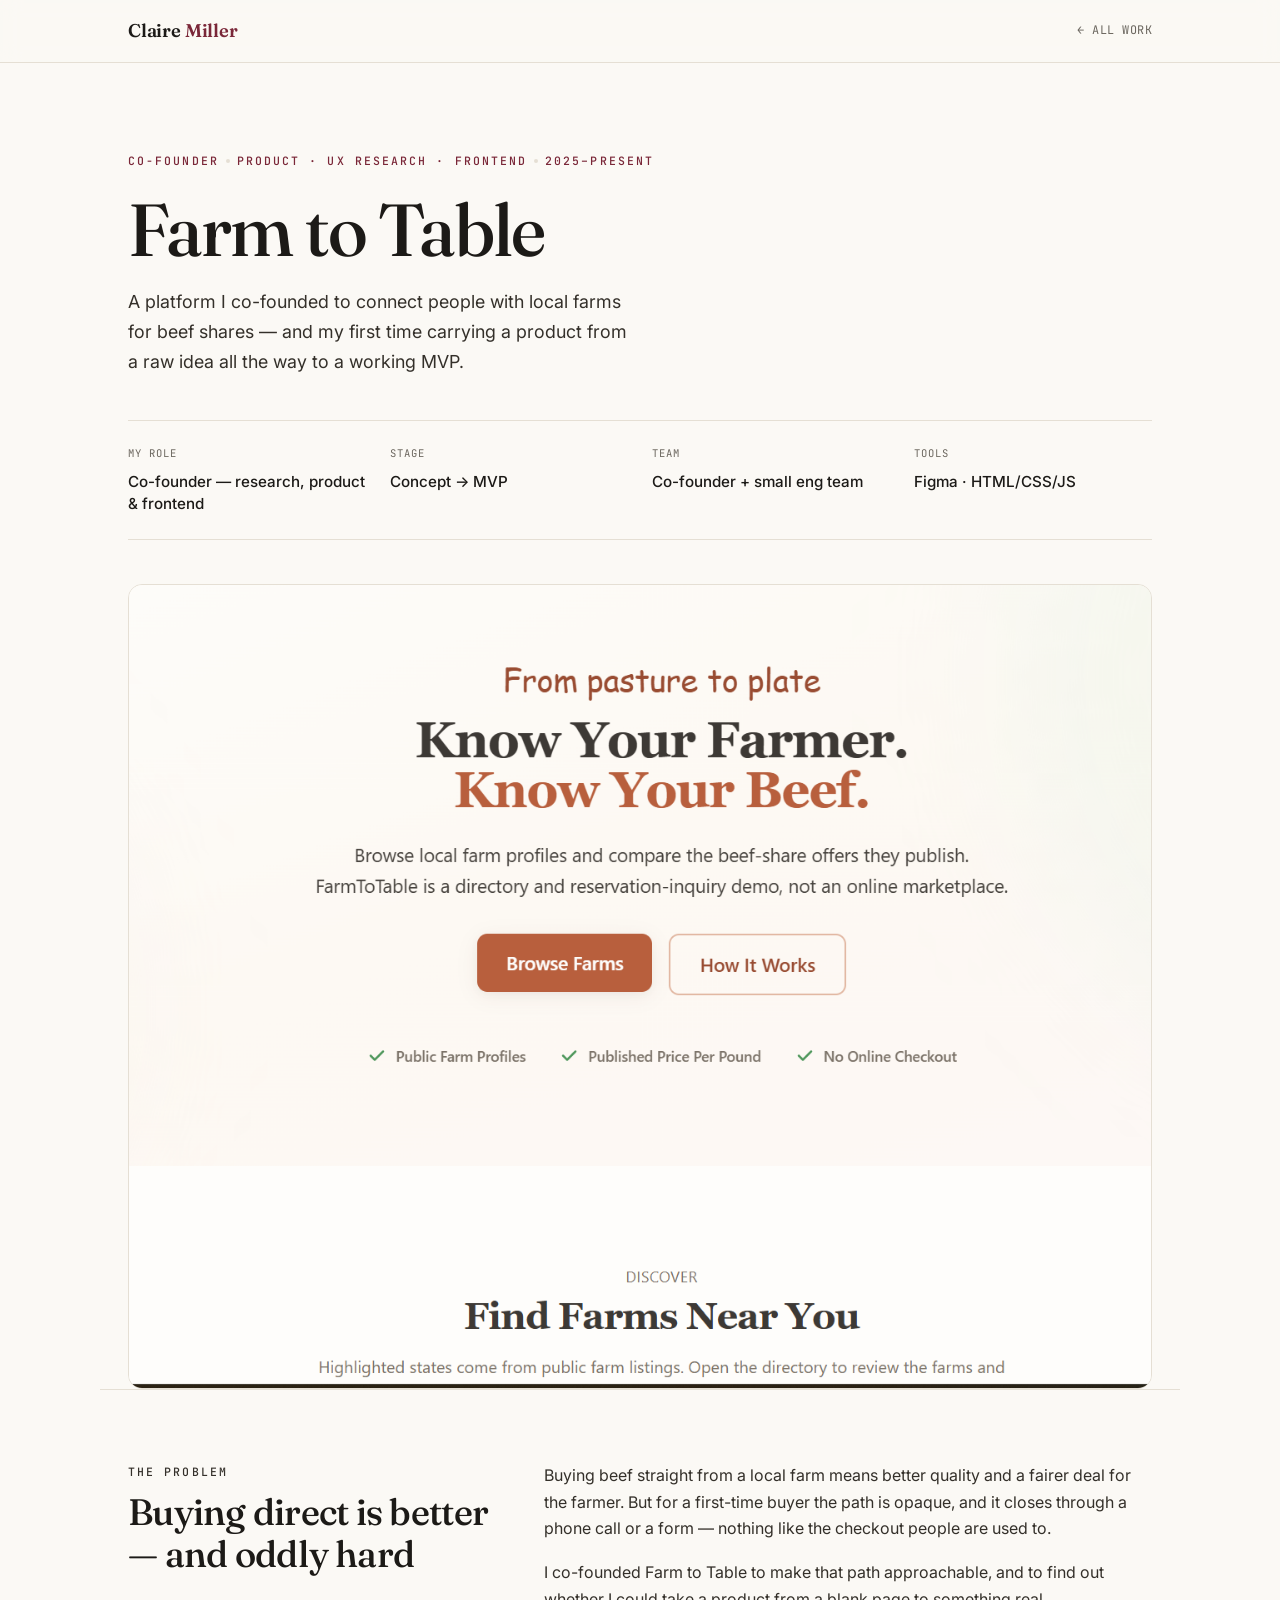
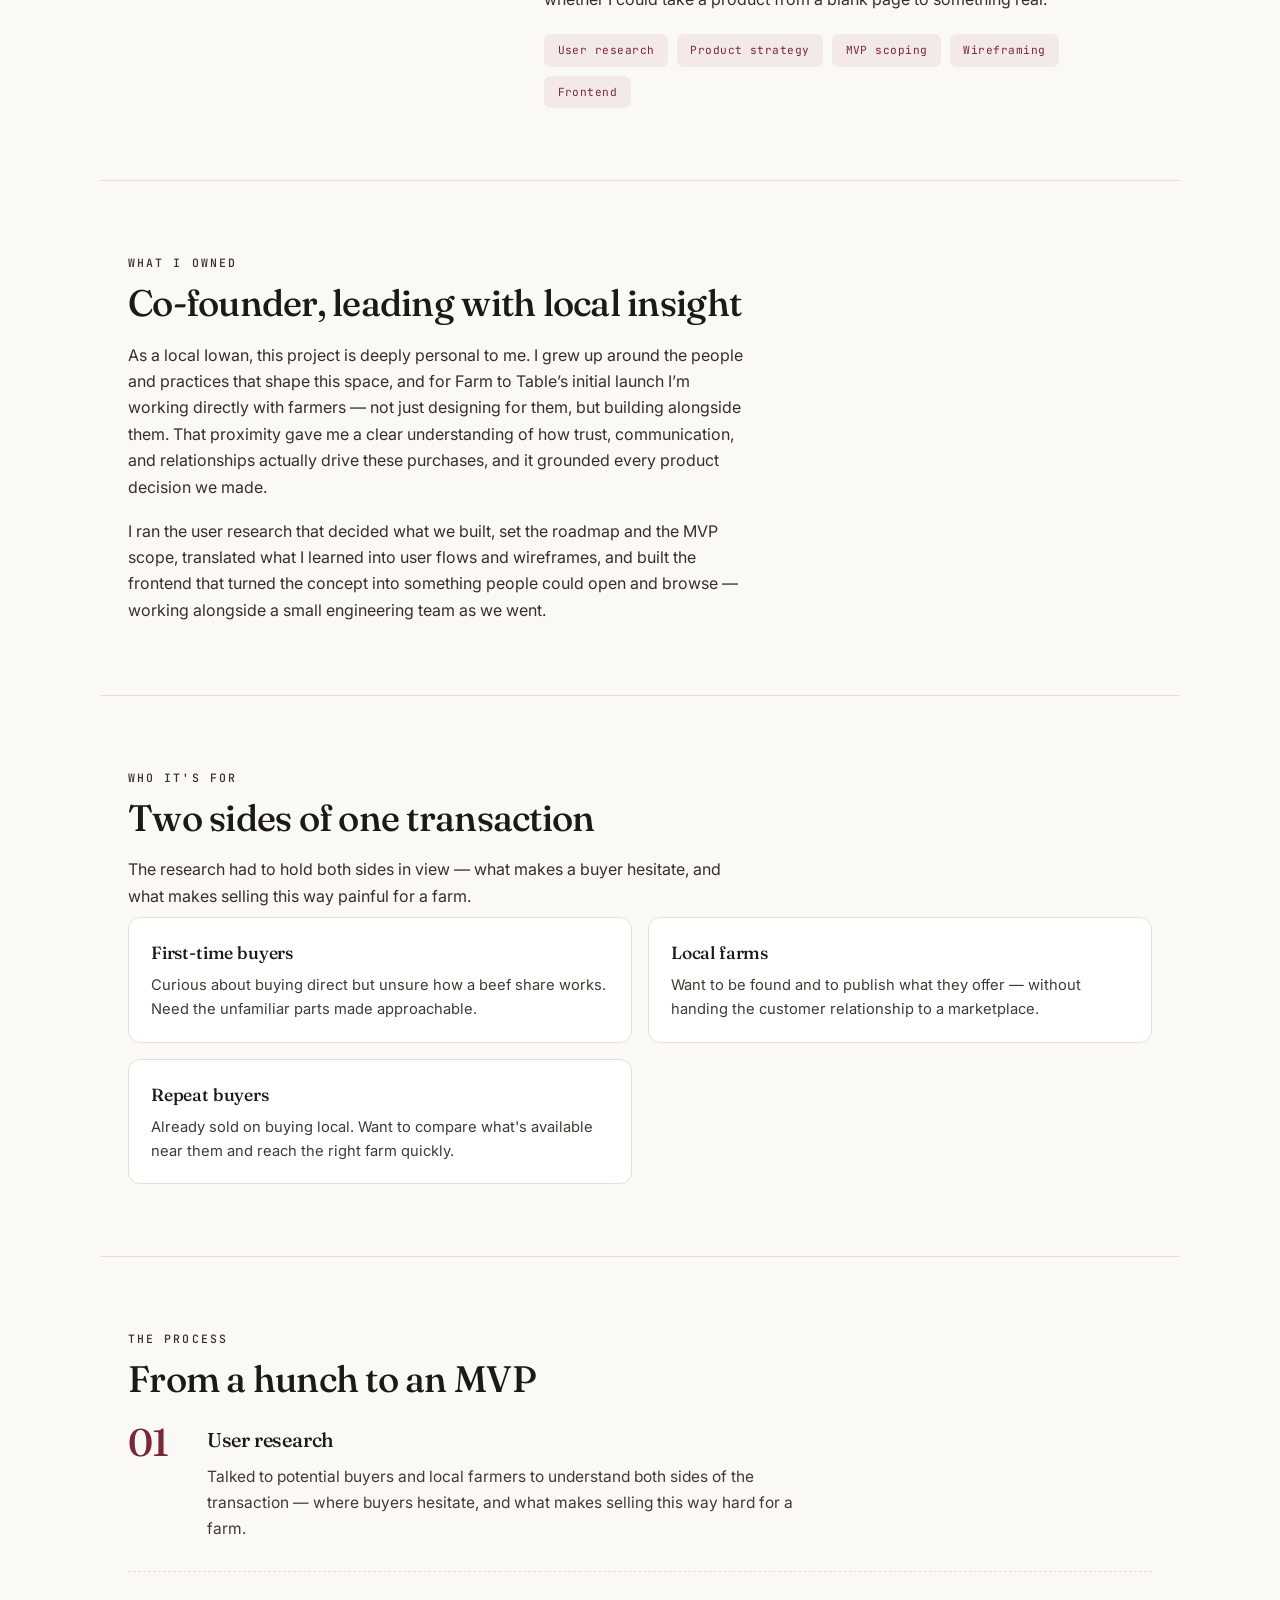
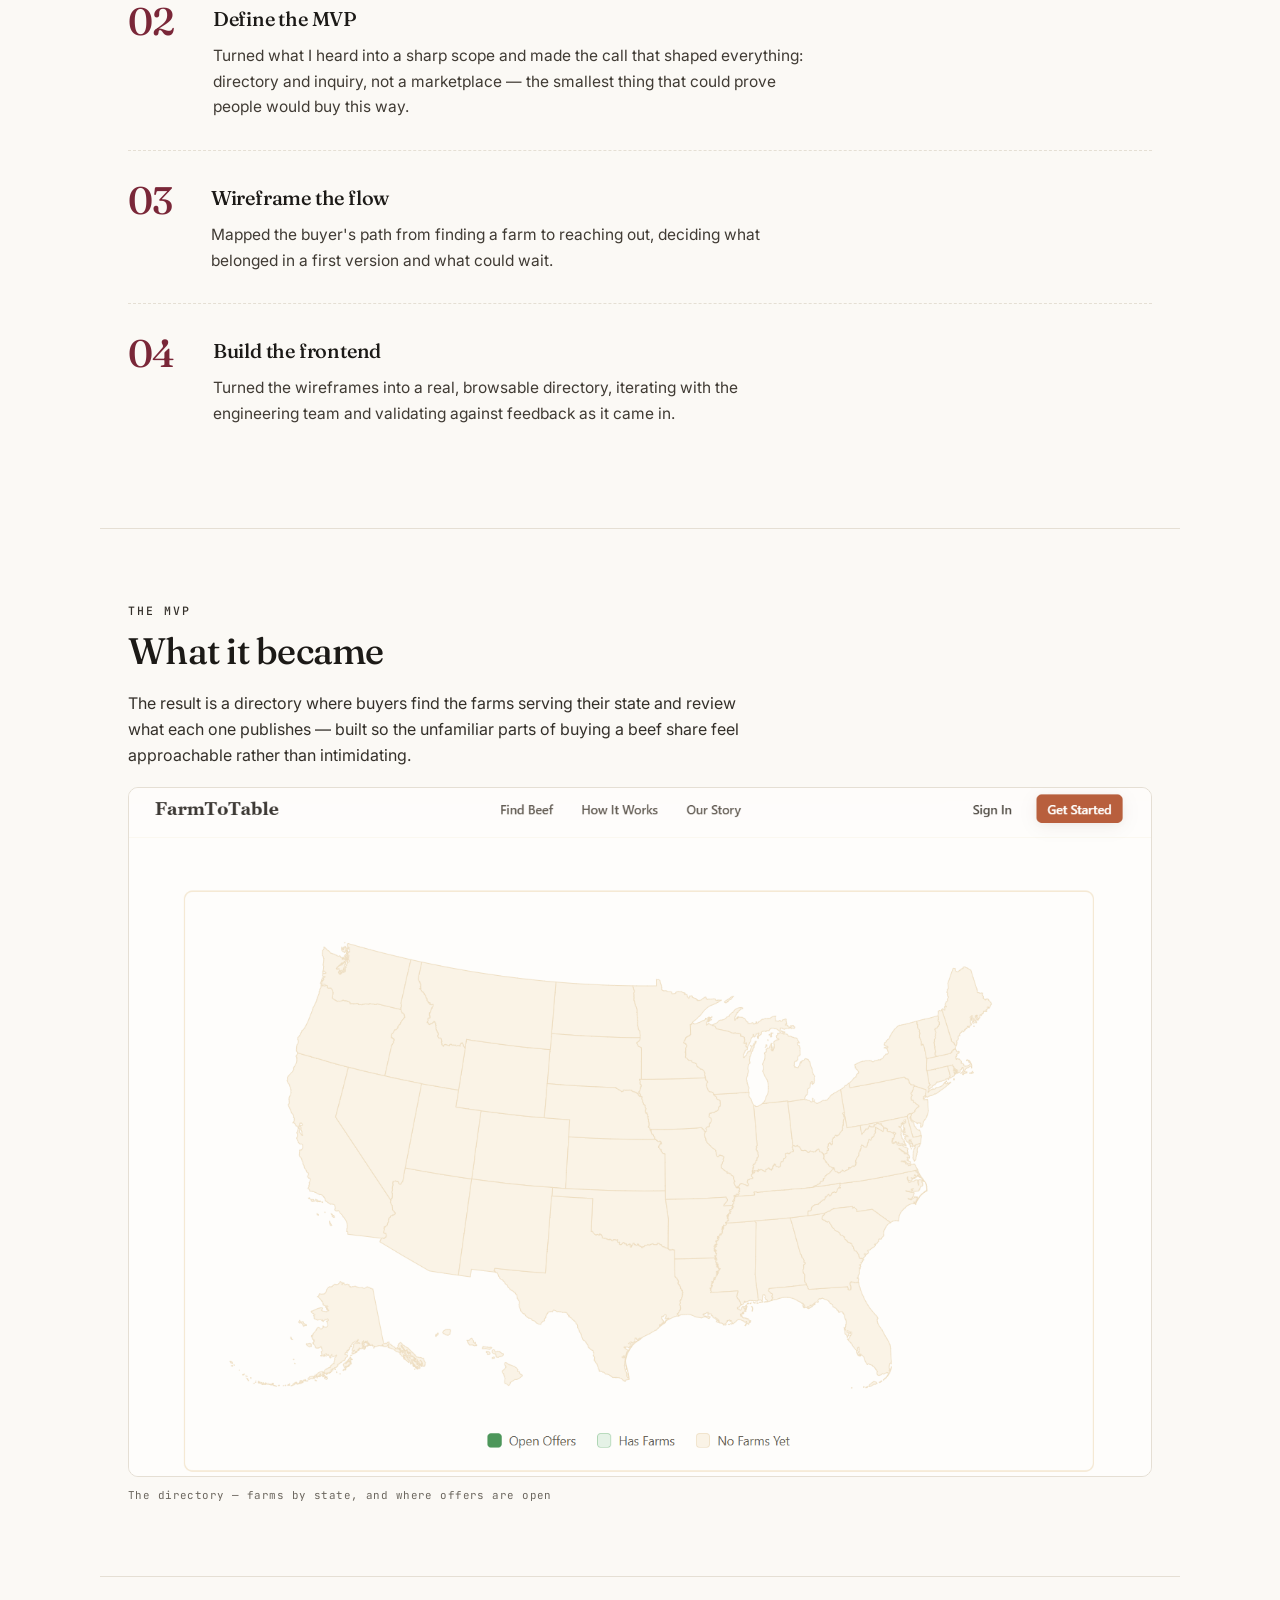
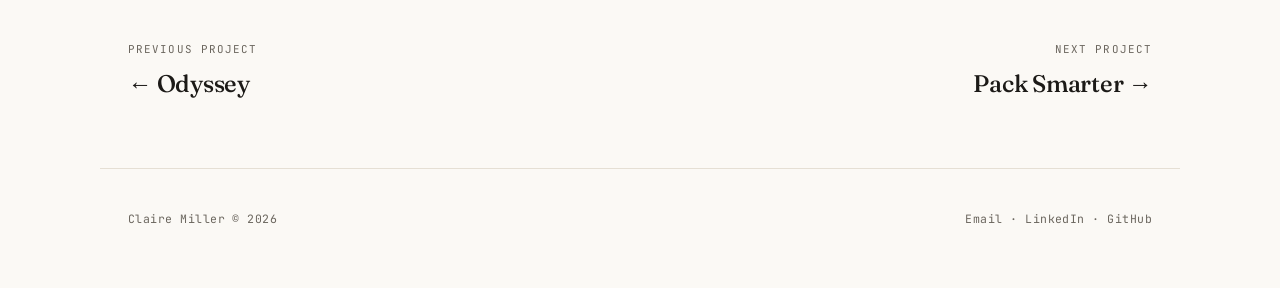
<file: projects/farm-to-table.html>
<!DOCTYPE html>
<html lang="en">
<head>
<meta charset="UTF-8">
<meta name="viewport" content="width=device-width, initial-scale=1.0">
<title>Farm to Table — Case Study · Claire Miller</title>
<meta name="description" content="Farm to Table — a platform Claire Miller co-founded, taking a beef-share directory from a raw idea to a working MVP. Her role: research, product, and frontend.">
<link rel="preconnect" href="https://fonts.googleapis.com">
<link rel="preconnect" href="https://fonts.gstatic.com" crossorigin>
<link href="https://fonts.googleapis.com/css2?family=Fraunces:opsz,wght@9..144,400;9..144,500;9..144,600&family=Inter:wght@400;500;600&family=JetBrains+Mono:wght@400;500&display=swap" rel="stylesheet">
<link rel="stylesheet" href="case-study.css">
</head>
<body>

<header class="cs-head">
  <div class="inner">
    <a class="wordmark" href="../index.html">Claire <span>Miller</span></a>
    <a class="back" href="../index.html#work">&larr; All work</a>
  </div>
</header>

<section class="cs-hero">
  <div class="eyebrow">
    <span>Co-Founder</span><span class="sep"></span>
    <span>Product · UX Research · Frontend</span><span class="sep"></span>
    <span>2025–present</span>
  </div>
  <h1>Farm to Table</h1>
  <p class="lead">A platform I co-founded to connect people with local farms for beef shares — and my first time carrying a product from a raw idea all the way to a working MVP.</p>

  <dl class="meta">
    <div><dt>My role</dt><dd>Co-founder — research, product &amp; frontend</dd></div>
    <div><dt>Stage</dt><dd>Concept → MVP</dd></div>
    <div><dt>Team</dt><dd>Co-founder + small eng team</dd></div>
    <div><dt>Tools</dt><dd>Figma · HTML/CSS/JS</dd></div>
  </dl>
</section>

<div class="cover reveal">
  <img src="../images/farm-to-table-hero.png" alt="Farm to Table landing — Know Your Farmer. Know Your Beef.">
</div>

<section class="block split reveal">
  <div><p class="eyebrow">The problem</p><h2>Buying direct is better — and oddly hard</h2></div>
  <div>
    <p>Buying beef straight from a local farm means better quality and a fairer deal for the farmer. But for a first-time buyer the path is opaque, and it closes through a phone call or a form — nothing like the checkout people are used to.</p>
    <p>I co-founded Farm to Table to make that path approachable, and to find out whether I could take a product from a blank page to something real.</p>
    <div class="roles">
      <span>User research</span><span>Product strategy</span><span>MVP scoping</span>
      <span>Wireframing</span><span>Frontend</span>
    </div>
  </div>
</section>

<section class="block reveal">
  <p class="eyebrow">What I owned</p>
  <h2>Co-founder, leading with local insight</h2>
  <p>As a local Iowan, this project is deeply personal to me. I grew up around the people and practices that shape this space, and for Farm to Table’s initial launch I’m working directly with farmers — not just designing for them, but building alongside them. That proximity gave me a clear understanding of how trust, communication, and relationships actually drive these purchases, and it grounded every product decision we made.</p>
  <p>I ran the user research that decided what we built, set the roadmap and the MVP scope, translated what I learned into user flows and wireframes, and built the frontend that turned the concept into something people could open and browse — working alongside a small engineering team as we went.</p>
</section>

<section class="block reveal">
  <p class="eyebrow">Who it's for</p>
  <h2>Two sides of one transaction</h2>
  <p>The research had to hold both sides in view — what makes a buyer hesitate, and what makes selling this way painful for a farm.</p>
  <div class="roles-grid">
    <div class="role-card"><h4>First-time buyers</h4><p>Curious about buying direct but unsure how a beef share works. Need the unfamiliar parts made approachable.</p></div>
    <div class="role-card"><h4>Local farms</h4><p>Want to be found and to publish what they offer — without handing the customer relationship to a marketplace.</p></div>
    <div class="role-card"><h4>Repeat buyers</h4><p>Already sold on buying local. Want to compare what's available near them and reach the right farm quickly.</p></div>
  </div>
</section>

<section class="block reveal">
  <p class="eyebrow">The process</p>
  <h2>From a hunch to an MVP</h2>

  <div class="step"><div class="n">01</div><div>
    <h3>User research</h3>
    <p>Talked to potential buyers and local farmers to understand both sides of the transaction — where buyers hesitate, and what makes selling this way hard for a farm.</p>
  </div></div>

  <div class="step"><div class="n">02</div><div>
    <h3>Define the MVP</h3>
    <p>Turned what I heard into a sharp scope and made the call that shaped everything: directory and inquiry, not a marketplace — the smallest thing that could prove people would buy this way.</p>
  </div></div>

  <div class="step"><div class="n">03</div><div>
    <h3>Wireframe the flow</h3>
    <p>Mapped the buyer's path from finding a farm to reaching out, deciding what belonged in a first version and what could wait.</p>
  </div></div>

  <div class="step"><div class="n">04</div><div>
    <h3>Build the frontend</h3>
    <p>Turned the wireframes into a real, browsable directory, iterating with the engineering team and validating against feedback as it came in.</p>
  </div></div>
</section>

<section class="block reveal">
  <p class="eyebrow">The MVP</p>
  <h2>What it became</h2>
  <p>The result is a directory where buyers find the farms serving their state and review what each one publishes — built so the unfamiliar parts of buying a beef share feel approachable rather than intimidating.</p>
  <figure class="fig">
    <img src="../images/farm-to-table-map.png" alt="Farm to Table directory map showing farms by state">
    <figcaption>The directory — farms by state, and where offers are open</figcaption>
  </figure>
</section>

<nav class="pager">
  <a class="prev" href="odyssey.html"><small>Previous project</small>&larr; Odyssey</a>
  <a class="next" href="pack-smarter.html"><small>Next project</small>Pack Smarter &rarr;</a>
</nav>

<footer class="cs-foot">
  <span>Claire Miller © 2026</span>
  <span>
    <a href="mailto:clairemiller064@gmail.com">Email</a> ·
    <a href="https://linkedin.com/in/clairemiller03">LinkedIn</a> ·
    <a href="https://github.com/clairem03">GitHub</a>
  </span>
</footer>

<script>
  const reduce = matchMedia('(prefers-reduced-motion: reduce)').matches;
  if(!reduce && 'IntersectionObserver' in window){
    const io = new IntersectionObserver((es)=>es.forEach(e=>{if(e.isIntersecting){e.target.classList.add('is-visible');io.unobserve(e.target)}}),{threshold:.12});
    document.querySelectorAll('.reveal').forEach(el=>io.observe(el));
  } else { document.querySelectorAll('.reveal').forEach(el=>el.classList.add('is-visible')); }
</script>
</body>
</html>
</file>
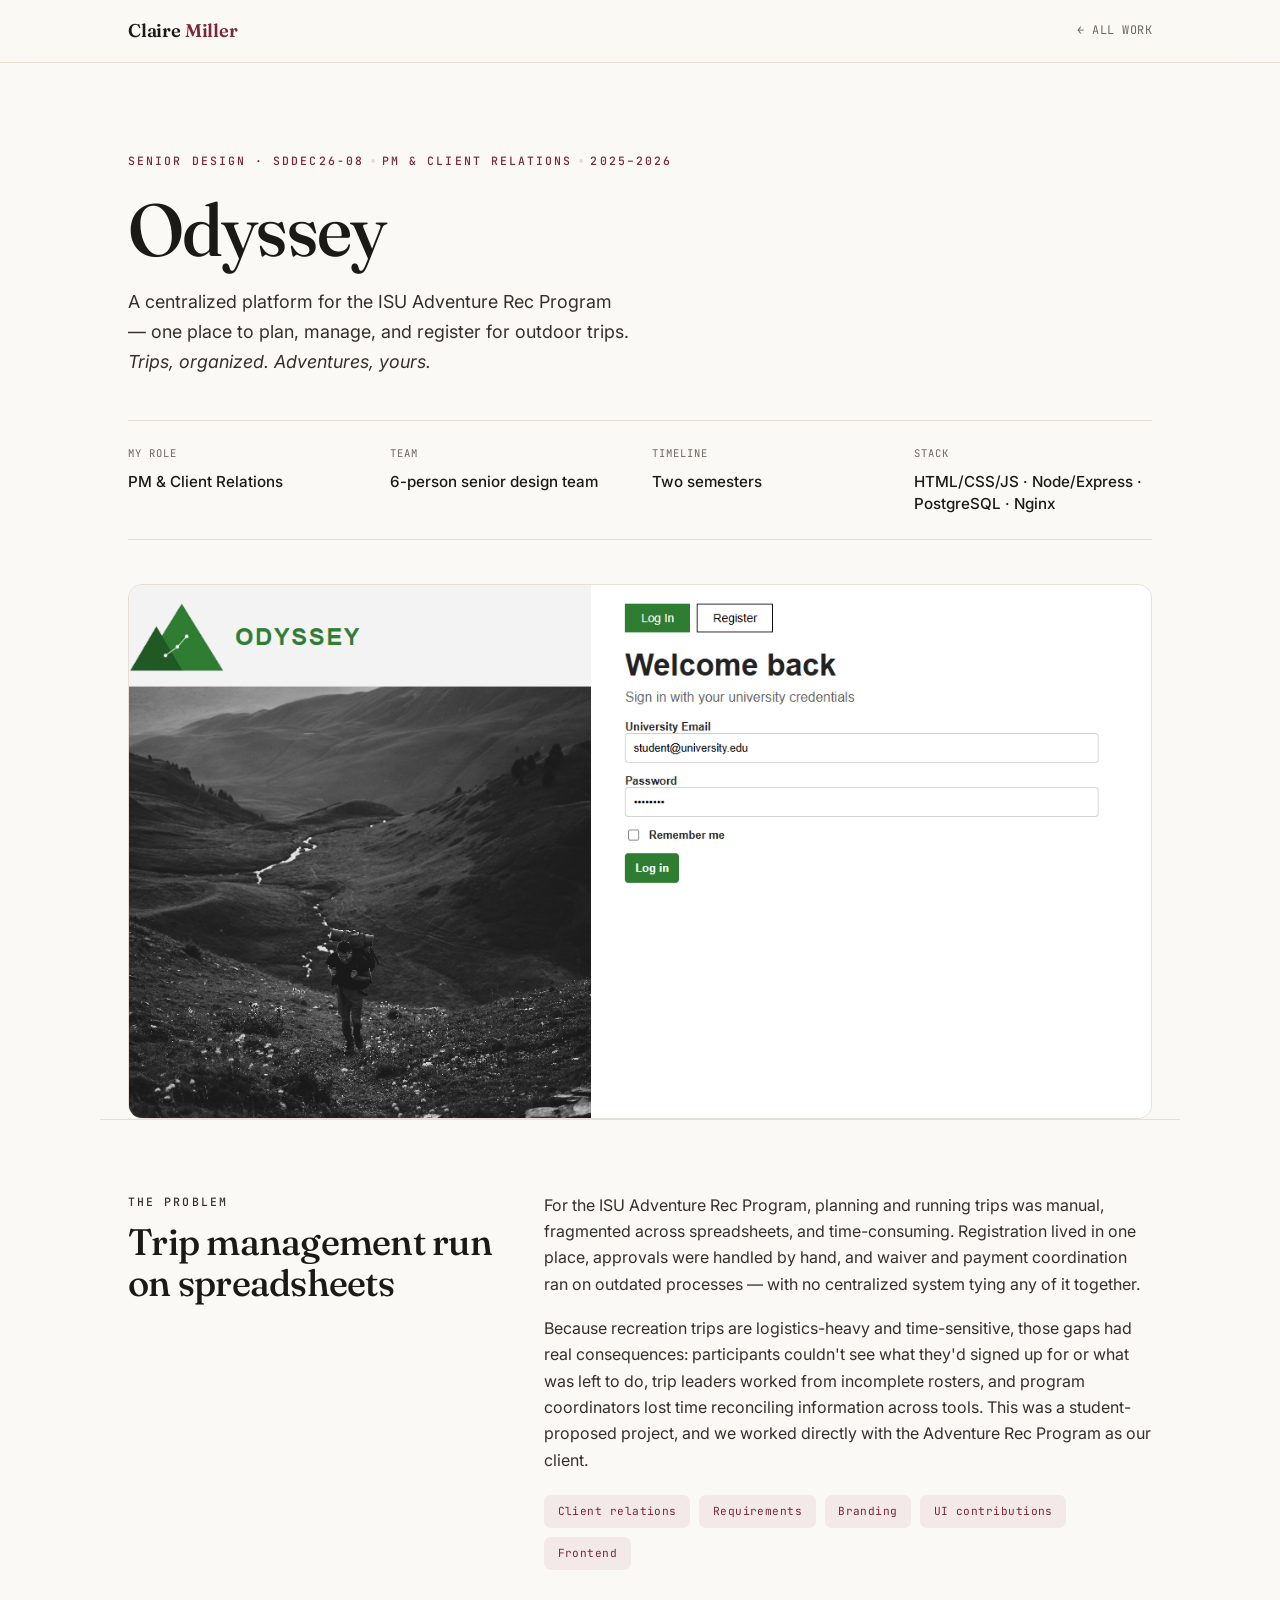
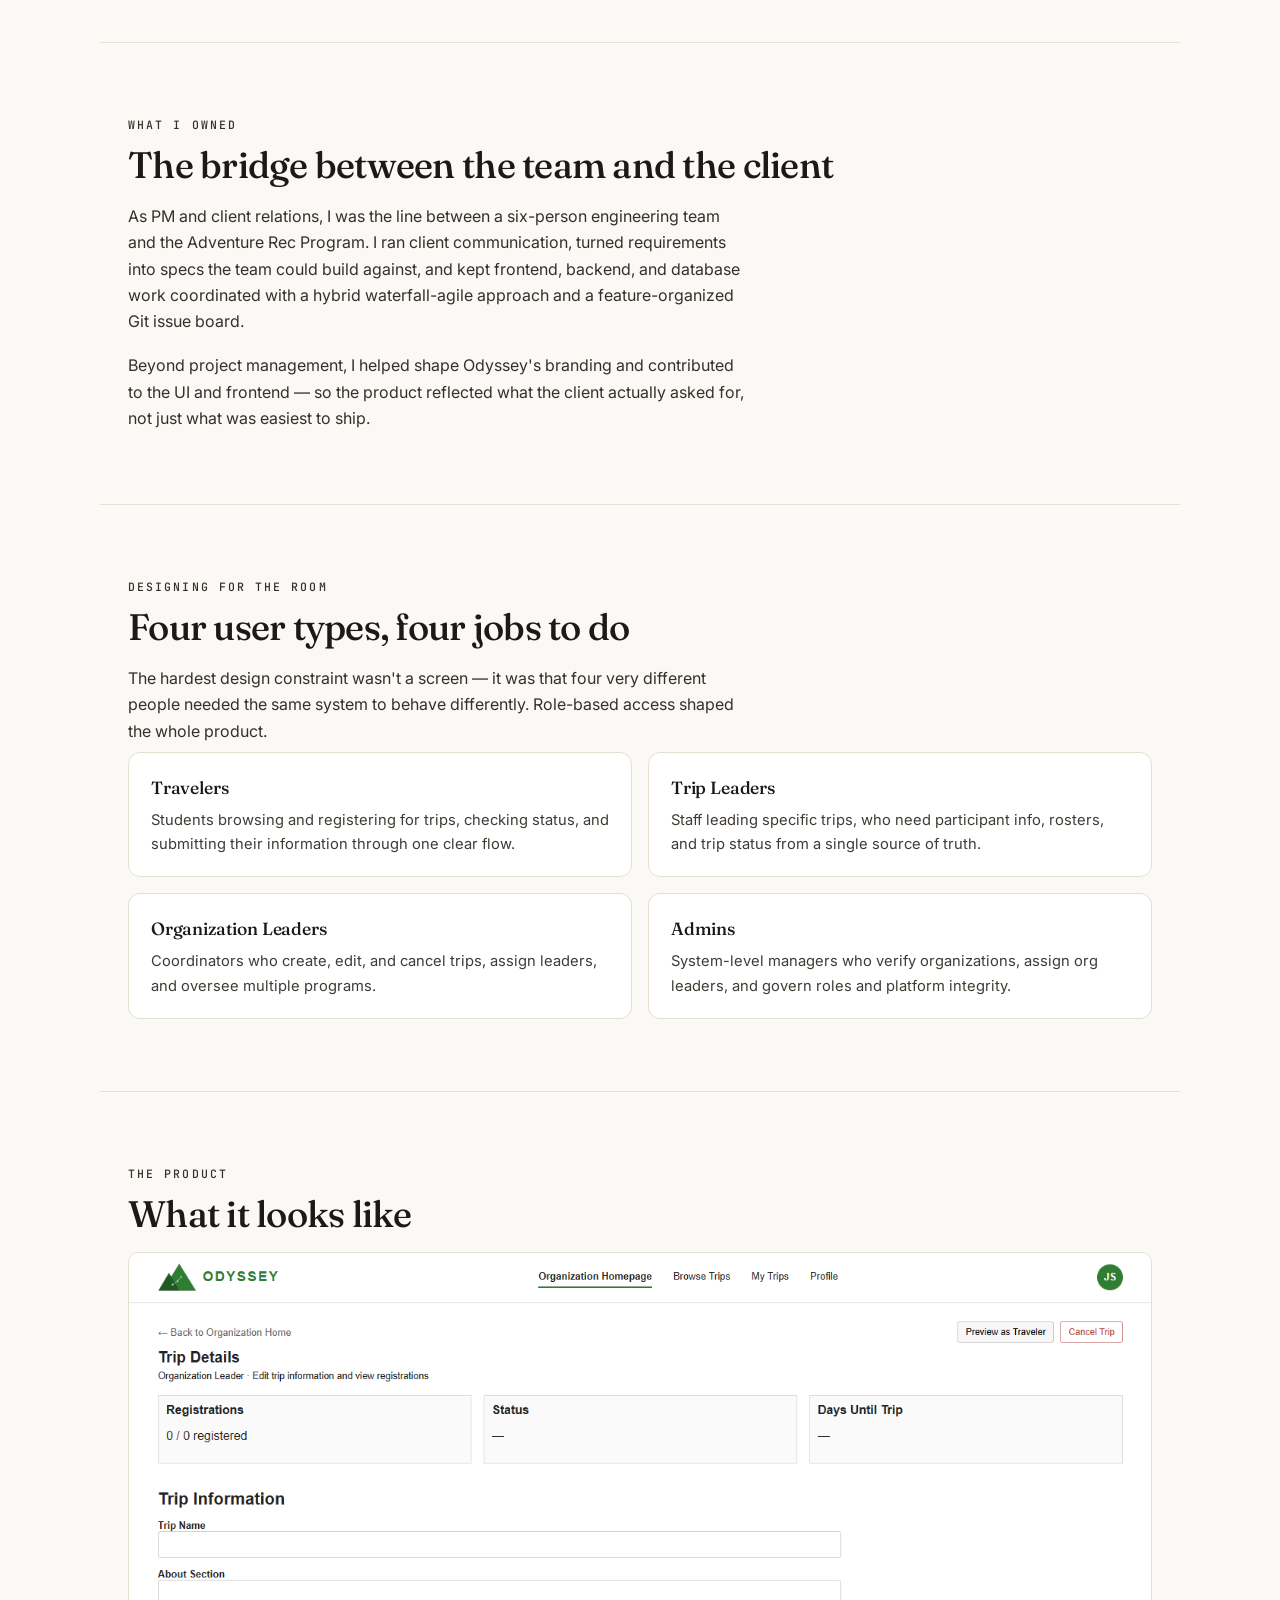
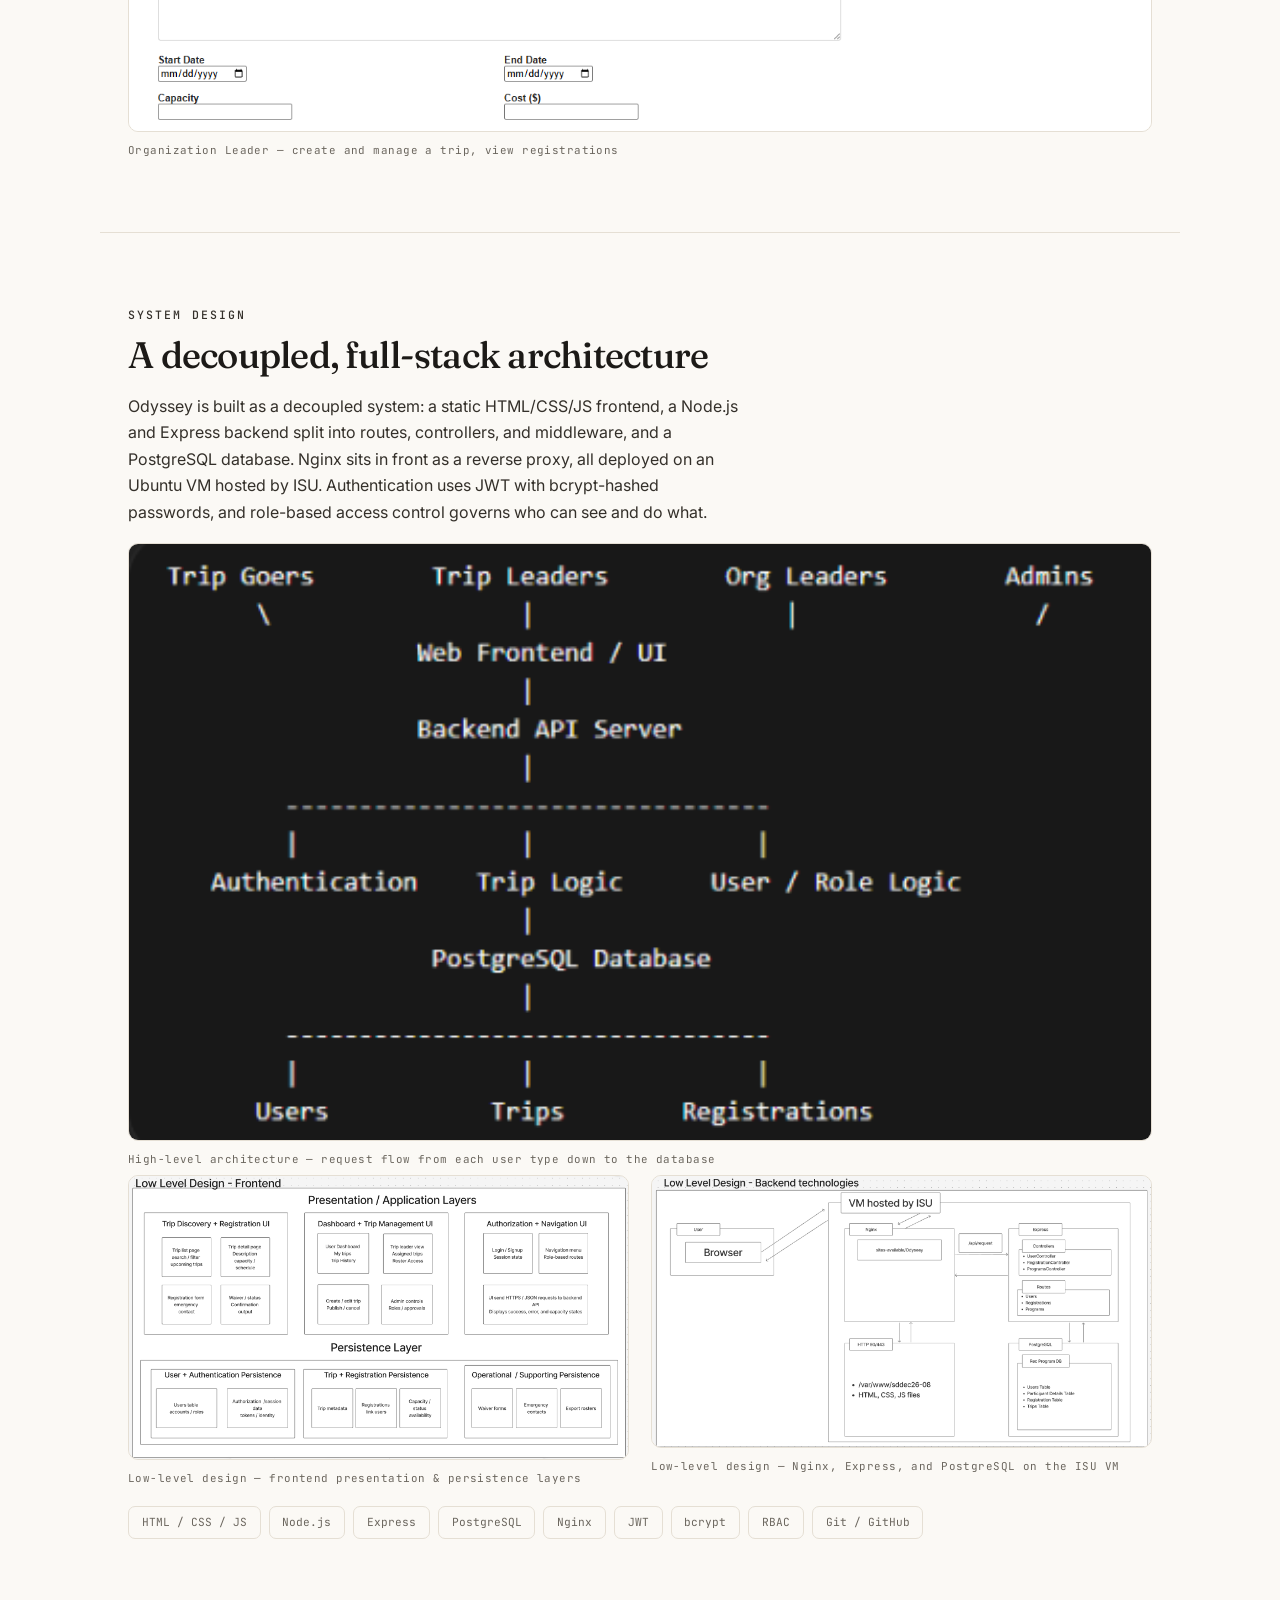
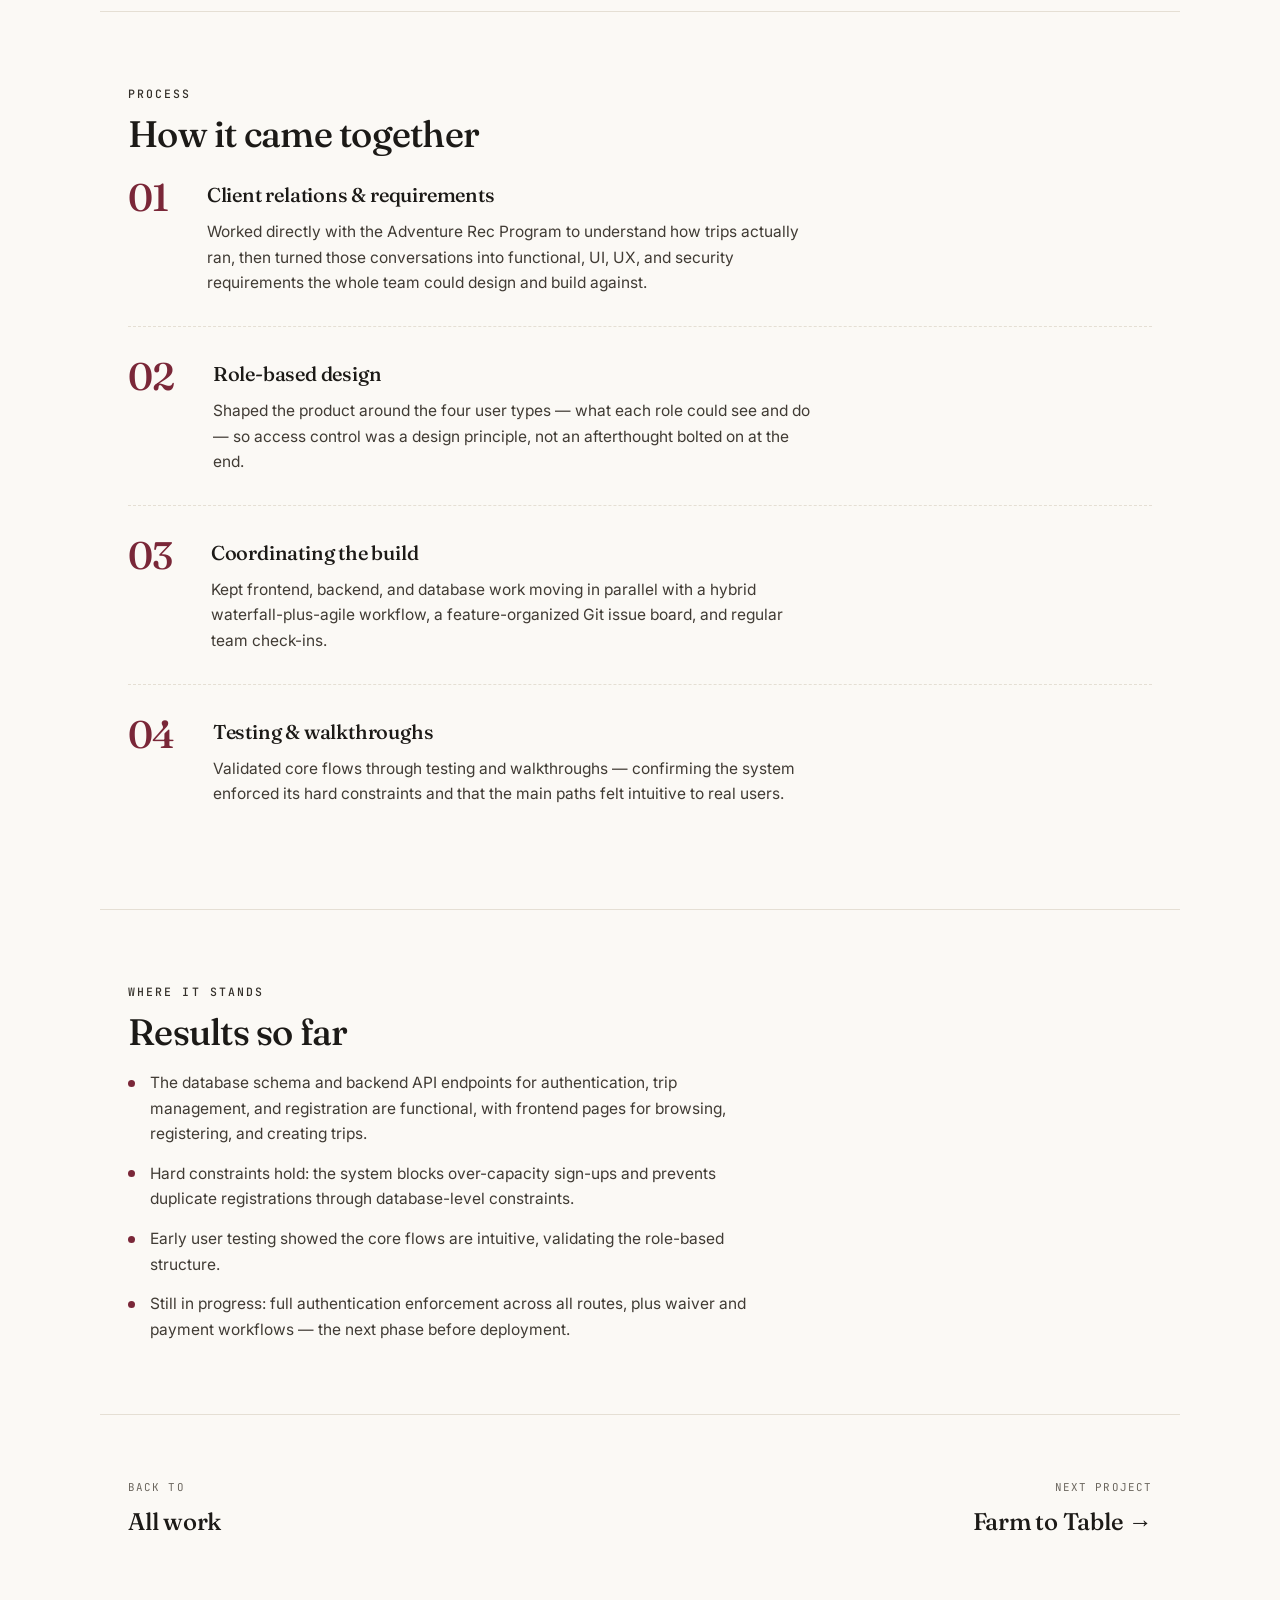
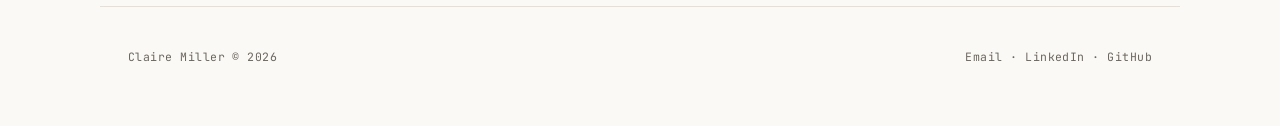
<file: projects/odyssey.html>
<!DOCTYPE html>
<html lang="en">
<head>
<meta charset="UTF-8">
<meta name="viewport" content="width=device-width, initial-scale=1.0">
<title>Odyssey — Case Study · Claire Miller</title>
<meta name="description" content="Odyssey — a centralized trip-management platform for the ISU Adventure Rec Program. Claire Miller, PM & Client Relations on a six-person senior design team.">
<link rel="preconnect" href="https://fonts.googleapis.com">
<link rel="preconnect" href="https://fonts.gstatic.com" crossorigin>
<link href="https://fonts.googleapis.com/css2?family=Fraunces:opsz,wght@9..144,400;9..144,500;9..144,600&family=Inter:wght@400;500;600&family=JetBrains+Mono:wght@400;500&display=swap" rel="stylesheet">
<link rel="stylesheet" href="case-study.css">
</head>
<body>

<header class="cs-head">
  <div class="inner">
    <a class="wordmark" href="../index.html">Claire <span>Miller</span></a>
    <a class="back" href="../index.html#work">&larr; All work</a>
  </div>
</header>

<section class="cs-hero">
  <div class="eyebrow">
    <span>Senior Design · sddec26-08</span><span class="sep"></span>
    <span>PM &amp; Client Relations</span><span class="sep"></span>
    <span>2025–2026</span>
  </div>
  <h1>Odyssey</h1>
  <p class="lead">A centralized platform for the ISU Adventure Rec Program — one place to plan, manage, and register for outdoor trips. <em>Trips, organized. Adventures, yours.</em></p>

  <dl class="meta">
    <div><dt>My role</dt><dd>PM &amp; Client Relations</dd></div>
    <div><dt>Team</dt><dd>6-person senior design team</dd></div>
    <div><dt>Timeline</dt><dd>Two semesters</dd></div>
    <div><dt>Stack</dt><dd>HTML/CSS/JS · Node/Express · PostgreSQL · Nginx</dd></div>
  </dl>
</section>

<div class="cover reveal">
  <img src="../images/odyssey-login.png" alt="Odyssey login — sign in with university credentials">
</div>

<section class="block split reveal">
  <div><p class="eyebrow">The problem</p><h2>Trip management run on spreadsheets</h2></div>
  <div>
    <p>For the ISU Adventure Rec Program, planning and running trips was manual, fragmented across spreadsheets, and time-consuming. Registration lived in one place, approvals were handled by hand, and waiver and payment coordination ran on outdated processes — with no centralized system tying any of it together.</p>
    <p>Because recreation trips are logistics-heavy and time-sensitive, those gaps had real consequences: participants couldn't see what they'd signed up for or what was left to do, trip leaders worked from incomplete rosters, and program coordinators lost time reconciling information across tools. This was a student-proposed project, and we worked directly with the Adventure Rec Program as our client.</p>
    <div class="roles">
      <span>Client relations</span><span>Requirements</span><span>Branding</span>
      <span>UI contributions</span><span>Frontend</span>
    </div>
  </div>
</section>

<section class="block reveal">
  <p class="eyebrow">What I owned</p>
  <h2>The bridge between the team and the client</h2>
  <p>As PM and client relations, I was the line between a six-person engineering team and the Adventure Rec Program. I ran client communication, turned requirements into specs the team could build against, and kept frontend, backend, and database work coordinated with a hybrid waterfall-agile approach and a feature-organized Git issue board.</p>
  <p>Beyond project management, I helped shape Odyssey's branding and contributed to the UI and frontend — so the product reflected what the client actually asked for, not just what was easiest to ship.</p>
</section>

<section class="block reveal">
  <p class="eyebrow">Designing for the room</p>
  <h2>Four user types, four jobs to do</h2>
  <p>The hardest design constraint wasn't a screen — it was that four very different people needed the same system to behave differently. Role-based access shaped the whole product.</p>
  <div class="roles-grid">
    <div class="role-card"><h4>Travelers</h4><p>Students browsing and registering for trips, checking status, and submitting their information through one clear flow.</p></div>
    <div class="role-card"><h4>Trip Leaders</h4><p>Staff leading specific trips, who need participant info, rosters, and trip status from a single source of truth.</p></div>
    <div class="role-card"><h4>Organization Leaders</h4><p>Coordinators who create, edit, and cancel trips, assign leaders, and oversee multiple programs.</p></div>
    <div class="role-card"><h4>Admins</h4><p>System-level managers who verify organizations, assign org leaders, and govern roles and platform integrity.</p></div>
  </div>
</section>

<section class="block reveal">
  <p class="eyebrow">The product</p>
  <h2>What it looks like</h2>
  <figure class="fig">
    <img src="../images/odyssey-trip-management.png" alt="Organization-leader trip details and management view">
    <figcaption>Organization Leader — create and manage a trip, view registrations</figcaption>
  </figure>
</section>

<section class="block reveal">
  <p class="eyebrow">System design</p>
  <h2>A decoupled, full-stack architecture</h2>
  <p>Odyssey is built as a decoupled system: a static HTML/CSS/JS frontend, a Node.js and Express backend split into routes, controllers, and middleware, and a PostgreSQL database. Nginx sits in front as a reverse proxy, all deployed on an Ubuntu VM hosted by ISU. Authentication uses JWT with bcrypt-hashed passwords, and role-based access control governs who can see and do what.</p>
  <figure class="fig">
    <img src="../images/odyssey-architecture.png" alt="High-level architecture: users to web frontend, backend API, auth/trip/user logic, PostgreSQL">
    <figcaption>High-level architecture — request flow from each user type down to the database</figcaption>
  </figure>
  <div class="gallery">
    <figure class="fig">
      <img src="../images/odyssey-frontend-design.png" alt="Low-level frontend design: presentation/application layers and persistence layer">
      <figcaption>Low-level design — frontend presentation &amp; persistence layers</figcaption>
    </figure>
    <figure class="fig">
      <img src="../images/odyssey-backend.png" alt="Low-level backend design: Nginx, Express controllers and routes, PostgreSQL on an ISU VM">
      <figcaption>Low-level design — Nginx, Express, and PostgreSQL on the ISU VM</figcaption>
    </figure>
  </div>
  <div class="stack">
    <span>HTML / CSS / JS</span><span>Node.js</span><span>Express</span><span>PostgreSQL</span>
    <span>Nginx</span><span>JWT</span><span>bcrypt</span><span>RBAC</span><span>Git / GitHub</span>
  </div>
</section>

<section class="block reveal">
  <p class="eyebrow">Process</p>
  <h2>How it came together</h2>

  <div class="step"><div class="n">01</div><div>
    <h3>Client relations &amp; requirements</h3>
    <p>Worked directly with the Adventure Rec Program to understand how trips actually ran, then turned those conversations into functional, UI, UX, and security requirements the whole team could design and build against.</p>
  </div></div>

  <div class="step"><div class="n">02</div><div>
    <h3>Role-based design</h3>
    <p>Shaped the product around the four user types — what each role could see and do — so access control was a design principle, not an afterthought bolted on at the end.</p>
  </div></div>

  <div class="step"><div class="n">03</div><div>
    <h3>Coordinating the build</h3>
    <p>Kept frontend, backend, and database work moving in parallel with a hybrid waterfall-plus-agile workflow, a feature-organized Git issue board, and regular team check-ins.</p>
  </div></div>

  <div class="step"><div class="n">04</div><div>
    <h3>Testing &amp; walkthroughs</h3>
    <p>Validated core flows through testing and walkthroughs — confirming the system enforced its hard constraints and that the main paths felt intuitive to real users.</p>
  </div></div>
</section>

<section class="block reveal">
  <p class="eyebrow">Where it stands</p>
  <h2>Results so far</h2>
  <ul class="takeaways">
    <li>The database schema and backend API endpoints for authentication, trip management, and registration are functional, with frontend pages for browsing, registering, and creating trips.</li>
    <li>Hard constraints hold: the system blocks over-capacity sign-ups and prevents duplicate registrations through database-level constraints.</li>
    <li>Early user testing showed the core flows are intuitive, validating the role-based structure.</li>
    <li>Still in progress: full authentication enforcement across all routes, plus waiver and payment workflows — the next phase before deployment.</li>
  </ul>
</section>

<nav class="pager">
  <a class="prev" href="../index.html#work"><small>Back to</small>All work</a>
  <a class="next" href="farm-to-table.html"><small>Next project</small>Farm to Table &rarr;</a>
</nav>

<footer class="cs-foot">
  <span>Claire Miller © 2026</span>
  <span>
    <a href="mailto:clairemiller064@gmail.com">Email</a> ·
    <a href="https://linkedin.com/in/clairemiller03">LinkedIn</a> ·
    <a href="https://github.com/clairem03">GitHub</a>
  </span>
</footer>

<script>
  const reduce = matchMedia('(prefers-reduced-motion: reduce)').matches;
  if(!reduce && 'IntersectionObserver' in window){
    const io = new IntersectionObserver((es)=>es.forEach(e=>{if(e.isIntersecting){e.target.classList.add('is-visible');io.unobserve(e.target)}}),{threshold:.12});
    document.querySelectorAll('.reveal').forEach(el=>io.observe(el));
  } else { document.querySelectorAll('.reveal').forEach(el=>el.classList.add('is-visible')); }
</script>
</body>
</html>
</file>
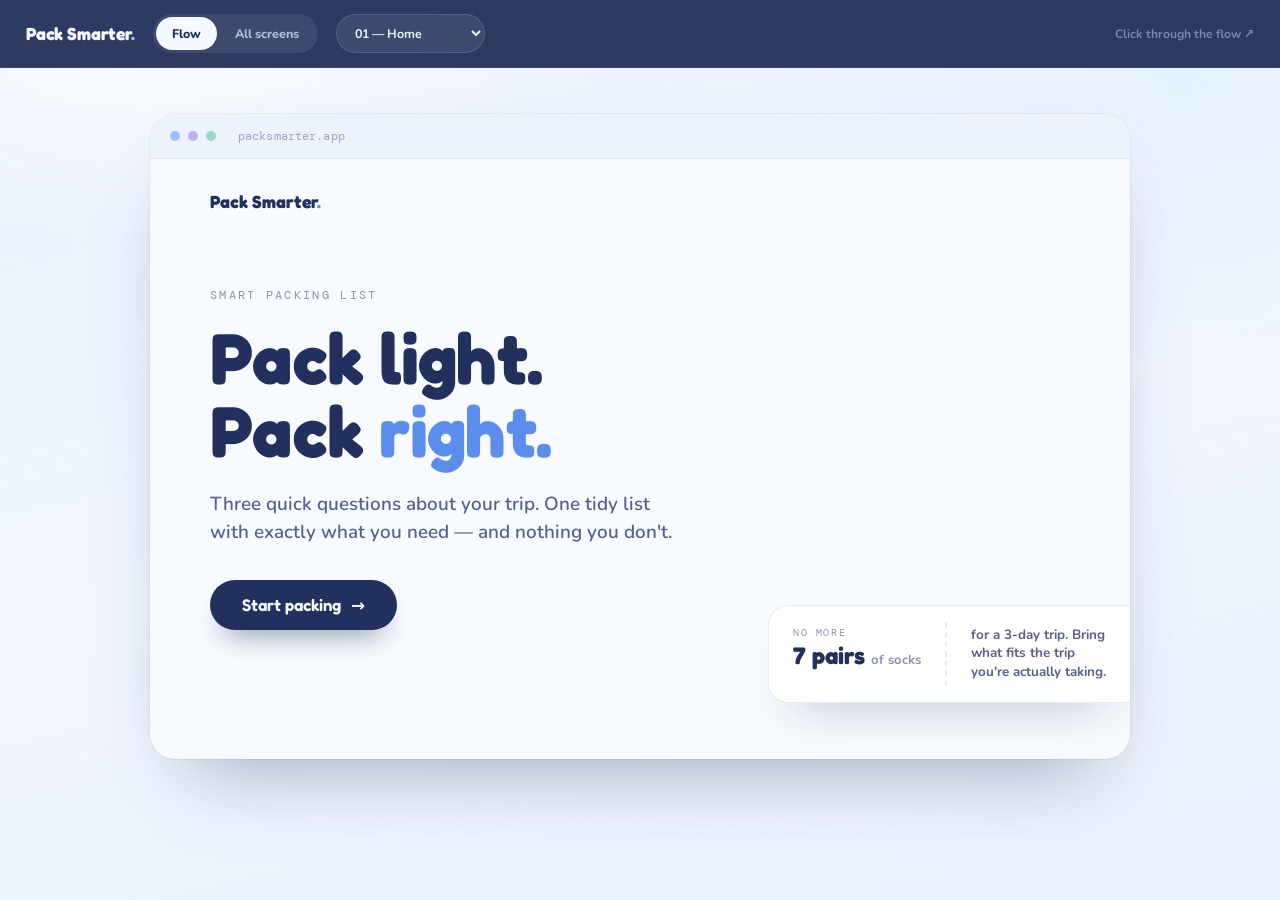
<file: projects/pack-smarter-prototype.html>
<!DOCTYPE html>
<html lang="en">
<head>
<meta charset="UTF-8" />
<meta name="viewport" content="width=device-width, initial-scale=1.0" />
<title>Pack Smarter — Prototype</title>
<link rel="preconnect" href="https://fonts.googleapis.com" />
<link rel="preconnect" href="https://fonts.gstatic.com" crossorigin />
<link href="https://fonts.googleapis.com/css2?family=Fredoka:wght@400;500;600;700&family=Nunito:wght@400;500;600;700;800&family=DM+Mono:wght@400;500&display=swap" rel="stylesheet" />
<style>
  :root{
    --navy:#21305C; --navy-2:#2C3E70; --navy-soft:#56618C;
    --paper:#FFFFFF; --screen:#F7FAFE; --line:#E4ECF8; --line-2:#EEF3FB;
    --muted:#8A92AD; --ink:#21305C;
    --blue:#5C8DEC; --blue-d:#4A79DA; --blue-soft:#DCEAFC;
    /* cute pastel category tints */
    --t-1:#D8E8FC; --t-2:#E3E1FB; --t-3:#D6EEEA; --t-4:#FBE7D5;
    --disp:'Fredoka',system-ui,sans-serif;
    --body:'Nunito',system-ui,sans-serif;
    --mono:'DM Mono',ui-monospace,monospace;
  }
  *{margin:0;padding:0;box-sizing:border-box}
  html{-webkit-font-smoothing:antialiased;text-rendering:optimizeLegibility}
  body{font-family:var(--body);color:var(--ink);min-height:100vh;
    background:
      radial-gradient(820px 460px at 12% -4%, #FFFFFF 0%, transparent 62%),
      radial-gradient(760px 520px at 92% 8%, #E7F0FE 0%, transparent 58%),
      linear-gradient(165deg, #EAF2FE 0%, #F3F8FF 52%, #EAF1FC 100%);}

  /* ===== prototype shell / control bar ===== */
  .bar{position:sticky;top:0;z-index:40;display:flex;align-items:center;gap:18px;flex-wrap:wrap;
    padding:14px 26px;background:rgba(28,42,84,.92);backdrop-filter:blur(10px);
    border-bottom:1px solid rgba(255,255,255,.08)}
  .bar .brand{font-family:var(--disp);font-weight:700;font-size:1.1rem;letter-spacing:-.01em;color:#F4F8FF}
  .bar .brand b{color:#9CC0FF;font-weight:700}
  .seg{display:flex;background:rgba(255,255,255,.08);border-radius:999px;padding:3px;gap:2px}
  .seg button{font-family:var(--body);font-weight:800;font-size:.78rem;color:#aebbe0;
    background:none;border:none;padding:8px 16px;border-radius:999px;cursor:pointer;transition:.18s}
  .seg button:hover{color:#eef3ff}
  .seg button.on{background:#F4F8FF;color:var(--navy)}
  .bar select{font-family:var(--body);font-weight:700;font-size:.78rem;color:#eef3ff;
    background:rgba(255,255,255,.08);border:1px solid rgba(255,255,255,.12);border-radius:999px;padding:9px 14px;cursor:pointer}
  .bar select option{color:#21305C}
  .bar .hint{font-family:var(--body);font-weight:700;font-size:.76rem;color:#7c87ad;margin-left:auto}

  /* ===== stage + device ===== */
  .stage{display:flex;justify-content:center;padding:46px 20px 90px}
  .stage.gallery{flex-direction:column;align-items:center;gap:46px}
  .device{width:980px;max-width:96vw;border-radius:26px;overflow:hidden;background:var(--screen);
    box-shadow:0 40px 80px -36px rgba(33,48,92,.42), 0 0 0 1px rgba(33,48,92,.05);}
  .stage:not(.gallery) .device{display:none}
  .stage:not(.gallery) .device.active{display:block}
  .b-label{display:none;font-family:var(--body);font-weight:800;font-size:.74rem;letter-spacing:.16em;text-transform:uppercase;
    color:#7e8ab0;margin-top:16px;text-align:center}
  .gallery .b-label{display:block}

  .chrome{display:flex;align-items:center;gap:8px;padding:14px 20px;background:#EDF3FD;border-bottom:1px solid var(--line)}
  .chrome .dot{width:10px;height:10px;border-radius:50%}
  .chrome .dot:nth-child(1){background:#9CC0FF}.chrome .dot:nth-child(2){background:#B8B4F2}.chrome .dot:nth-child(3){background:#9BD8C9}
  .chrome .url{margin-left:14px;font-family:var(--mono);font-size:.74rem;color:#9aa5c4;letter-spacing:.01em}
  .screen{background:var(--screen);min-height:600px;position:relative;overflow:hidden}
  .pad{padding:54px 60px}

  /* ===== shared type ===== */
  .eyebrow{font-family:var(--mono);font-size:.72rem;letter-spacing:.2em;text-transform:uppercase;color:var(--muted)}
  h1{font-family:var(--disp);font-weight:700;letter-spacing:-.01em;line-height:1.02}
  .q-title{font-family:var(--disp);font-weight:600;font-size:1.5rem;color:var(--ink)}

  /* ===== buttons ===== */
  .btn{font-family:var(--disp);font-weight:600;font-size:1.05rem;border:none;cursor:pointer;
    background:var(--navy);color:#F4F8FF;padding:15px 32px;border-radius:999px;display:inline-flex;align-items:center;gap:10px;
    transition:transform .16s,background .16s,box-shadow .16s;box-shadow:0 16px 28px -14px rgba(33,48,92,.6)}
  .btn:hover{background:#2B3E72;transform:translateY(-2px)}
  .btn .arr{transition:transform .18s}
  .btn:hover .arr{transform:translateX(3px)}
  .btn.ghost{background:#fff;color:var(--ink);box-shadow:none;border:2px solid var(--line)}
  .btn.ghost:hover{background:#fff;border-color:var(--blue);color:var(--blue-d);transform:translateY(-2px)}

  /* ===== HERO ===== */
  .hero{min-height:600px;display:flex;flex-direction:column;justify-content:center;padding:0 60px;position:relative}
  .hero .wordmark{position:absolute;top:32px;left:60px;font-family:var(--disp);font-weight:700;font-size:1.1rem;color:var(--ink)}
  .hero .wordmark b{color:var(--blue)}
  .hero .eyebrow{margin-bottom:18px}
  .hero h1{font-size:4.5rem;color:var(--ink);max-width:13ch}
  .hero h1 em{font-style:normal;color:var(--blue)}
  .hero p{font-size:1.18rem;line-height:1.5;color:var(--navy-soft);max-width:42ch;margin:22px 0 34px;font-weight:600}
  .hero .row{display:flex;align-items:center;gap:18px;flex-wrap:wrap}
  .stub{position:absolute;right:-1px;bottom:56px;display:flex;align-items:stretch;
    background:var(--paper);border:1px solid var(--line);border-right:none;border-radius:20px 0 0 20px;overflow:hidden;
    box-shadow:0 26px 52px -32px rgba(33,48,92,.4)}
  .stub .perf{width:0;border-left:2px dashed var(--line);margin:16px 0}
  .stub .col{padding:20px 24px}
  .stub .k{font-family:var(--mono);font-size:.62rem;letter-spacing:.16em;text-transform:uppercase;color:var(--muted)}
  .stub .v{font-family:var(--disp);font-weight:700;font-size:1.5rem;color:var(--ink);line-height:1.1;margin-top:4px}
  .stub .v small{font-family:var(--body);font-weight:700;font-size:.82rem;color:var(--muted)}
  .stub .note{max-width:17ch;font-size:.84rem;line-height:1.4;color:var(--navy-soft);font-weight:700;align-self:center}

  /* ===== QUIZ ===== */
  .quiz-head{margin-bottom:30px}
  .quiz-head h1{font-size:2.5rem;color:var(--ink);margin-top:12px}
  .qblock{padding:24px 0;border-top:1px solid var(--line)}
  .qblock:first-of-type{border-top:none;padding-top:4px}
  .qrow{display:flex;align-items:center;justify-content:space-between;gap:24px;flex-wrap:wrap}
  .qrow .q-title{flex:1;min-width:200px}

  .stepper{display:inline-flex;align-items:center;gap:6px;background:var(--paper);border:1px solid var(--line);
    border-radius:999px;padding:6px}
  .stepper button{width:44px;height:44px;border-radius:50%;border:none;background:var(--screen);color:var(--ink);
    font-size:1.5rem;font-weight:600;cursor:pointer;line-height:1;transition:.15s;font-family:var(--disp)}
  .stepper button:hover{background:var(--navy);color:#F4F8FF}
  .stepper .num{min-width:86px;text-align:center}
  .stepper .num span{font-family:var(--mono);font-weight:500;font-size:1.7rem;color:var(--ink);letter-spacing:.02em}
  .stepper .num small{display:block;font-family:var(--mono);font-size:.58rem;letter-spacing:.2em;
    text-transform:uppercase;color:var(--muted);margin-top:-1px}

  .chips{display:flex;gap:10px;flex-wrap:wrap;justify-content:flex-end}
  .chip{font-family:var(--disp);font-weight:500;font-size:.96rem;padding:11px 20px;border-radius:999px;
    border:2px solid var(--line);background:var(--paper);color:var(--ink);cursor:pointer;
    transition:transform .14s,background .14s,border-color .14s,color .14s}
  .chip:hover{transform:translateY(-2px);border-color:#C9DBF6}
  .chip.sel{background:var(--blue);border-color:var(--blue);color:#fff}
  .quiz-cta{display:flex;justify-content:flex-end;margin-top:32px}

  /* ===== LIST ===== */
  .list-head h1{font-size:2.3rem;color:var(--ink)}
  /* boarding pass */
  .pass{display:flex;align-items:stretch;background:var(--navy);border-radius:18px;overflow:hidden;
    margin:16px 0 14px;box-shadow:0 22px 40px -24px rgba(33,48,92,.55)}
  .pass .lead{display:flex;flex-direction:column;justify-content:center;padding:16px 24px;background:rgba(255,255,255,.06)}
  .pass .lead .k{font-family:var(--mono);font-size:.6rem;letter-spacing:.18em;text-transform:uppercase;color:#9fb0db}
  .pass .lead .t{font-family:var(--disp);font-weight:700;font-size:1.18rem;color:#F4F8FF;margin-top:3px}
  .pass .fields{display:flex;flex:1;align-items:center}
  .pass .f{padding:16px 24px;border-left:1px dashed rgba(255,255,255,.2)}
  .pass .f .k{font-family:var(--mono);font-size:.58rem;letter-spacing:.18em;text-transform:uppercase;color:#9fb0db}
  .pass .f .v{font-family:var(--mono);font-weight:500;font-size:1.05rem;color:#F4F8FF;margin-top:5px;letter-spacing:.02em}
  .pass .f .v .hl{color:#9CC0FF}
  .tip{display:flex;align-items:center;gap:9px;font-family:var(--body);font-weight:700;font-size:.84rem;
    color:var(--navy-soft);margin:0 2px 24px}
  .tip .pin{width:7px;height:7px;border-radius:50%;background:var(--blue);flex:0 0 auto}

  .acc{background:var(--paper);border:1px solid var(--line);border-radius:18px;overflow:hidden;margin-bottom:12px;transition:border-color .18s}
  .acc.open{border-color:#CFE0F8}
  .acc-head{display:flex;align-items:center;gap:15px;width:100%;border:none;cursor:pointer;background:none;
    padding:18px 20px;font-family:var(--disp);font-weight:600;font-size:1.18rem;color:var(--ink);text-align:left}
  .acc-head .idx{width:36px;height:36px;border-radius:11px;display:flex;align-items:center;justify-content:center;
    font-family:var(--mono);font-weight:500;font-size:.82rem;color:var(--navy);flex:0 0 auto}
  .acc:nth-child(1) .idx{background:var(--t-1)} .acc:nth-child(2) .idx{background:var(--t-2)}
  .acc:nth-child(3) .idx{background:var(--t-3)} .acc:nth-child(4) .idx{background:var(--t-4)}
  .acc-head .count{margin-left:auto;font-family:var(--mono);font-size:.74rem;color:var(--muted);letter-spacing:.03em}
  .acc-head .chev{width:18px;height:18px;color:var(--muted);transition:transform .22s}
  .acc.open .acc-head .chev{transform:rotate(180deg)}
  .acc-body{display:none;padding:2px 20px 16px 71px}
  .acc.open .acc-body{display:block}
  .item{display:flex;align-items:center;gap:13px;padding:11px 2px;cursor:pointer;font-size:.98rem;font-weight:700;
    color:var(--ink);border-top:1px solid var(--line-2)}
  .acc-body .item:first-child{border-top:none}
  .item input{position:absolute;opacity:0;width:0;height:0}
  .item .box{width:22px;height:22px;border-radius:7px;border:2px solid #C6D5EE;flex:0 0 auto;
    display:flex;align-items:center;justify-content:center;transition:.15s}
  .item .box svg{width:13px;height:13px;opacity:0;color:#fff}
  .item input:checked + .box{background:var(--blue);border-color:var(--blue)}
  .item input:checked + .box svg{opacity:1}
  .item input:checked ~ .txt{text-decoration:line-through;color:var(--muted)}

  .additem{display:flex;gap:10px;margin-top:18px}
  .additem input[type=text]{flex:1;font-family:var(--body);font-weight:700;font-size:.95rem;padding:14px 18px;
    border-radius:14px;border:2px solid var(--line);background:var(--paper);color:var(--ink)}
  .additem input[type=text]::placeholder{color:#A6AFC8;font-weight:600}
  .additem input[type=text]:focus{outline:none;border-color:var(--blue)}
  .additem button{font-family:var(--disp);font-weight:600;font-size:.98rem;border:none;background:var(--navy);color:#F4F8FF;
    border-radius:14px;padding:0 24px;cursor:pointer;transition:.15s}
  .additem button:hover{background:#2B3E72}
  .list-cta{display:flex;justify-content:flex-end;margin-top:26px}

  /* ===== READY ===== */
  .ready{min-height:600px;display:flex;flex-direction:column;align-items:center;justify-content:center;text-align:center;padding:0 56px}
  .ready .mark{width:70px;height:70px;border-radius:22px;background:var(--navy);display:flex;align-items:center;justify-content:center;
    margin-bottom:26px;box-shadow:0 18px 34px -16px rgba(33,48,92,.6)}
  .ready .mark svg{width:32px;height:32px;color:#9CC0FF}
  .ready h1{font-size:3.4rem;color:var(--ink)}
  .ready .sub{font-family:var(--mono);font-size:.76rem;letter-spacing:.14em;text-transform:uppercase;color:var(--muted);margin:18px 0 8px}
  .ready p{font-size:1.12rem;color:var(--navy-soft);font-weight:600;margin-bottom:32px;max-width:34ch}
  .ready .cta{display:flex;gap:13px}

  @media (max-width:720px){
    .pad{padding:36px 26px}
    .hero{padding:0 30px}.hero .wordmark{left:30px}.hero h1{font-size:3rem}.hero p{font-size:1.05rem}
    .stub{display:none}
    .qrow{align-items:flex-start}.chips{justify-content:flex-start}
    .quiz-cta,.list-cta{justify-content:stretch}.quiz-cta .btn,.list-cta .btn{flex:1;justify-content:center}
    .pass{flex-direction:column}.pass .fields{flex-wrap:wrap}.pass .f{border-left:none;border-top:1px dashed rgba(255,255,255,.2)}
    .acc-body{padding-left:20px}
  }
  @media (prefers-reduced-motion:reduce){*{transition:none!important;scroll-behavior:auto!important}}
  :focus-visible{outline:2.5px solid var(--blue);outline-offset:3px;border-radius:10px}
</style>
</head>
<body>

<svg width="0" height="0" style="position:absolute" aria-hidden="true">
  <symbol id="chev" viewBox="0 0 24 24" fill="none" stroke="currentColor" stroke-width="2.4" stroke-linecap="round" stroke-linejoin="round"><path d="M6 9l6 6 6-6"/></symbol>
  <symbol id="check" viewBox="0 0 24 24" fill="none" stroke="currentColor" stroke-width="3.4" stroke-linecap="round" stroke-linejoin="round"><path d="M5 12l5 5 9-10"/></symbol>
</svg>

<div class="bar">
  <div class="brand">Pack&nbsp;Smarter<b>.</b></div>
  <div class="seg">
    <button id="m-flow" class="on" onclick="setMode('flow')">Flow</button>
    <button id="m-gal" onclick="setMode('gallery')">All screens</button>
  </div>
  <select id="jump" onchange="go(this.value)" aria-label="Jump to screen">
    <option value="hero">01 — Home</option>
    <option value="quiz">02 — Trip details</option>
    <option value="list">03 — Packing list</option>
    <option value="ready">04 — Ready</option>
  </select>
  <div class="hint">Click through the flow ↗</div>
</div>

<div class="stage" id="stage">

  <!-- ===== 01 HERO ===== -->
  <div class="device active" data-id="hero">
    <div class="chrome"><span class="dot"></span><span class="dot"></span><span class="dot"></span><span class="url">packsmarter.app</span></div>
    <div class="screen"><div class="hero">
      <div class="wordmark">Pack&nbsp;Smarter<b>.</b></div>
      <div class="eyebrow">Smart packing list</div>
      <h1>Pack light.<br>Pack <em>right.</em></h1>
      <p>Three quick questions about your trip. One tidy list with exactly what you need — and nothing you don't.</p>
      <div class="row">
        <button class="btn" data-go="quiz">Start packing <span class="arr">→</span></button>
      </div>
      <div class="stub" aria-hidden="true">
        <div class="col"><div class="k">No more</div><div class="v">7 pairs <small>of socks</small></div></div>
        <div class="perf"></div>
        <div class="col"><div class="note">for a 3-day trip. Bring what fits the trip you're actually taking.</div></div>
      </div>
    </div></div>
    <div class="b-label">01 · Home</div>
  </div>

  <!-- ===== 02 QUIZ ===== -->
  <div class="device" data-id="quiz">
    <div class="chrome"><span class="dot"></span><span class="dot"></span><span class="dot"></span><span class="url">packsmarter.app/trip</span></div>
    <div class="screen"><div class="pad">
      <div class="quiz-head">
        <div class="eyebrow">Trip details</div>
        <h1>Tell us about the trip.</h1>
      </div>

      <div class="qblock"><div class="qrow">
        <div class="q-title">How many days will you be gone?</div>
        <div class="stepper">
          <button onclick="stepDays(-1)" aria-label="fewer days">–</button>
          <div class="num"><span id="dayNum">03</span><small>days</small></div>
          <button onclick="stepDays(1)" aria-label="more days">+</button>
        </div>
      </div></div>

      <div class="qblock"><div class="qrow">
        <div class="q-title">What's the weather like?</div>
        <div class="chips" id="weatherChips">
          <button class="chip" data-key="cold" onclick="pickWeather(this)">Cold</button>
          <button class="chip" data-key="cool" onclick="pickWeather(this)">50–65°</button>
          <button class="chip sel" data-key="mild" onclick="pickWeather(this)">65–75°</button>
          <button class="chip" data-key="warm" onclick="pickWeather(this)">Warm</button>
        </div>
      </div></div>

      <div class="qblock"><div class="qrow">
        <div class="q-title">What kind of trip is it?</div>
        <div class="chips" id="tripChips">
          <button class="chip" data-key="outdoors" onclick="pickTrip(this)">Outdoors</button>
          <button class="chip" data-key="relax" onclick="pickTrip(this)">Relaxing</button>
          <button class="chip sel" data-key="city" onclick="pickTrip(this)">City</button>
        </div>
      </div></div>

      <div class="quiz-cta"><button class="btn" onclick="buildList();go('list')">Build my list <span class="arr">→</span></button></div>
    </div></div>
    <div class="b-label">02 · Trip details</div>
  </div>

  <!-- ===== 03 LIST ===== -->
  <div class="device" data-id="list">
    <div class="chrome"><span class="dot"></span><span class="dot"></span><span class="dot"></span><span class="url">packsmarter.app/list</span></div>
    <div class="screen"><div class="pad">
      <div class="list-head">
        <div class="eyebrow">Your packing list</div><h1>Here's what to bring.</h1>
      </div>

      <div class="pass" id="pass">
        <div class="lead"><div class="k">Trip</div><div class="t">Packing pass</div></div>
        <div class="fields" id="passFields"></div>
      </div>
      <div class="tip"><span class="pin"></span><span id="tipText">Packed the 3-3-3 way — light, with a laundry run midway.</span></div>

      <div class="acc open" data-cat="Clothes">
        <button class="acc-head" onclick="toggleAcc(this)"><span class="idx">01</span>Clothes<span class="count">0 items</span><svg class="chev"><use href="#chev"/></svg></button>
        <div class="acc-body"></div>
      </div>
      <div class="acc" data-cat="Essentials">
        <button class="acc-head" onclick="toggleAcc(this)"><span class="idx">02</span>Essentials<span class="count">0 items</span><svg class="chev"><use href="#chev"/></svg></button>
        <div class="acc-body"></div>
      </div>
      <div class="acc" data-cat="Toiletries">
        <button class="acc-head" onclick="toggleAcc(this)"><span class="idx">03</span>Toiletries<span class="count">0 items</span><svg class="chev"><use href="#chev"/></svg></button>
        <div class="acc-body"></div>
      </div>
      <div class="acc" data-cat="Extras">
        <button class="acc-head" onclick="toggleAcc(this)"><span class="idx">04</span>Extras<span class="count">0 items</span><svg class="chev"><use href="#chev"/></svg></button>
        <div class="acc-body"></div>
      </div>

      <div class="additem">
        <input type="text" id="customItem" placeholder="Add your own item…" onkeydown="if(event.key==='Enter')addCustom()">
        <button onclick="addCustom()">Add</button>
      </div>

      <div class="list-cta"><button class="btn" data-go="ready">Looks good <span class="arr">→</span></button></div>
    </div></div>
    <div class="b-label">03 · Packing list</div>
  </div>

  <!-- ===== 04 READY ===== -->
  <div class="device" data-id="ready">
    <div class="chrome"><span class="dot"></span><span class="dot"></span><span class="dot"></span><span class="url">packsmarter.app/ready</span></div>
    <div class="screen"><div class="ready">
      <div class="mark"><svg viewBox="0 0 24 24" fill="none" stroke="currentColor" stroke-width="3" stroke-linecap="round" stroke-linejoin="round"><path d="M5 12l5 5 9-11"/></svg></div>
      <h1>All set.</h1>
      <div class="sub" id="readyCode">03 days · mild · city</div>
      <p>Your list is ready. Tick items off as the bag fills up.</p>
      <div class="cta">
        <button class="btn ghost" data-go="list">← Review list</button>
        <button class="btn" onclick="startOver()">Start over</button>
      </div>
    </div></div>
    <div class="b-label">04 · Ready</div>
  </div>

</div>

<script>
  const state = { days:3, weather:'mild', trip:'city' };
  const wLabel = {cold:'cold',cool:'cool',mild:'mild',warm:'warm'};
  const tLabel = {outdoors:'outdoors',relax:'relaxing',city:'city'};
  const devices = [...document.querySelectorAll('.device')];
  const stage = document.getElementById('stage');
  const jump = document.getElementById('jump');
  const pad2 = n => String(n).padStart(2,'0');
  const clamp = (v,a,b) => Math.max(a, Math.min(b, v));

  function go(id){
    const t = devices.find(b=>b.dataset.id===id); if(!t) return;
    if(stage.classList.contains('gallery')) setMode('flow');
    devices.forEach(b=>b.classList.toggle('active', b===t));
    jump.value=id; window.scrollTo({top:0,behavior:'smooth'});
  }
  function setMode(m){
    const gal = m==='gallery';
    stage.classList.toggle('gallery',gal);
    document.getElementById('m-gal').classList.toggle('on',gal);
    document.getElementById('m-flow').classList.toggle('on',!gal);
    if(gal) devices.forEach(b=>b.classList.add('active'));
    else { const c=jump.value; devices.forEach(b=>b.classList.toggle('active',b.dataset.id===c)); }
  }
  document.addEventListener('click',e=>{const t=e.target.closest('[data-go]');if(t)go(t.dataset.go);});

  function stepDays(d){ state.days=clamp(state.days+d,1,14); document.getElementById('dayNum').textContent=pad2(state.days); }
  function pickWeather(el){
    [...el.parentElement.children].forEach(c=>c.classList.remove('sel'));
    el.classList.add('sel'); state.weather=el.dataset.key;
  }
  function pickTrip(el){
    [...el.parentElement.children].forEach(c=>c.classList.remove('sel'));
    el.classList.add('sel'); state.trip=el.dataset.key;
  }
  function toggleAcc(btn){ btn.parentElement.classList.toggle('open'); }

  function buildList(){
    const d=state.days, w=state.weather, t=state.trip;

    // Laundry-aware quantities (3-3-3 inspired): a small capsule that mixes
    // and matches, with essentials capped because you'll wash midway.
    const tops    = clamp(d, 2, 6);
    const bottoms = clamp(Math.ceil(d/3)+1, 1, 4);
    const undies  = clamp(d+1, 2, 6);
    const socks   = clamp(d+1, 2, 6);
    const C=[
      `${tops} tops (mix & match)`,
      `${bottoms} bottoms`,
      `${undies} pairs of underwear`,
      `${socks} pairs of socks`,
      '1 set of pajamas'
    ];
    if(w==='cold') C.push('Warm coat',`${clamp(Math.ceil(d/3),1,3)} sweaters`,'Thermal base layer','Beanie & gloves','Warm pants');
    if(w==='cool') C.push('Light jacket',`${clamp(Math.ceil(d/3),1,2)} long-sleeve shirts`,'Jeans / long pants');
    if(w==='mild') C.push('Light cardigan or layer','Comfortable pants');
    if(w==='warm') C.push(`${clamp(Math.ceil(d/2),1,3)} pairs of shorts`,'Light dress / outfit','Swimsuit');
    if(t==='outdoors') C.push('Moisture-wicking shirt','Hiking pants');
    if(t==='city') C.push('1 nicer outfit');
    if(t==='relax') C.push('Comfy loungewear');

    const E=['Phone & charger','ID / passport','Wallet & cards','Headphones','Reusable water bottle','Daily medications'];
    if(d>4) E.push('Backup power bank');

    const T=['Toothbrush & toothpaste','Deodorant','Skincare basics','Hairbrush'];
    if(d>2) T.push('Travel shampoo & conditioner');
    if(w==='warm'||w==='mild') T.push('Sunscreen');
    if(w==='cold') T.push('Lip balm & lotion');
    if(t==='relax') T.push('Face masks');
    if(d>3) T.push('Laundry detergent sheets');

    const X=[];
    if(t==='outdoors') X.push('Hiking boots','Daypack','Rain jacket','Trail snacks','Mini first-aid kit');
    if(t==='relax') X.push('A good book','Sandals','Beach towel','Sun hat');
    if(t==='city') X.push('Comfy walking shoes','Crossbody bag','Portable charger','Local guide / map');
    if(w==='cold') X.push('Hand warmers');
    if(w==='warm') X.push('Sunglasses');
    X.push('Camera');

    render({Clothes:C,Essentials:E,Toiletries:T,Extras:X});

    document.getElementById('passFields').innerHTML =
      `<div class="f"><div class="k">Days</div><div class="v"><span class="hl">${pad2(d)}</span></div></div>`+
      `<div class="f"><div class="k">Weather</div><div class="v">${wLabel[w].toUpperCase()}</div></div>`+
      `<div class="f"><div class="k">Type</div><div class="v">${tLabel[t].toUpperCase()}</div></div>`;
    document.getElementById('tipText').textContent = d>3
      ? 'Packed the 3-3-3 way — light, with a laundry run midway.'
      : 'A short trip — just enough, no overpacking.';
    document.getElementById('readyCode').textContent = `${pad2(d)} days · ${wLabel[w]} · ${tLabel[t]}`;
  }
  function itemHTML(text){
    return `<label class="item"><input type="checkbox"><span class="box"><svg><use href="#check"/></svg></span><span class="txt">${text}</span></label>`;
  }
  function render(data){
    document.querySelectorAll('.acc').forEach(acc=>{
      const cat=acc.dataset.cat, items=data[cat]||[];
      acc.querySelector('.acc-body').innerHTML=items.map(itemHTML).join('');
      acc.querySelector('.count').textContent=items.length+(items.length===1?' item':' items');
    });
  }
  function addCustom(){
    const inp=document.getElementById('customItem'); const v=inp.value.trim(); if(!v) return;
    const acc=document.querySelector('.acc[data-cat="Extras"]');
    acc.classList.add('open');
    acc.querySelector('.acc-body').insertAdjacentHTML('beforeend', itemHTML(v));
    const c=acc.querySelector('.count'); const n=(+c.textContent.replace(/\D/g,''))+1;
    c.textContent=n+(n===1?' item':' items');
    inp.value='';
  }
  function startOver(){
    state.days=3; state.weather='mild'; state.trip='city';
    document.getElementById('dayNum').textContent='03';
    document.querySelectorAll('#weatherChips .chip').forEach(c=>c.classList.toggle('sel',c.dataset.key==='mild'));
    document.querySelectorAll('#tripChips .chip').forEach(c=>c.classList.toggle('sel',c.dataset.key==='city'));
    buildList(); go('hero');
  }

  buildList(); // populate defaults
</script>
</body>
</html>
</file>
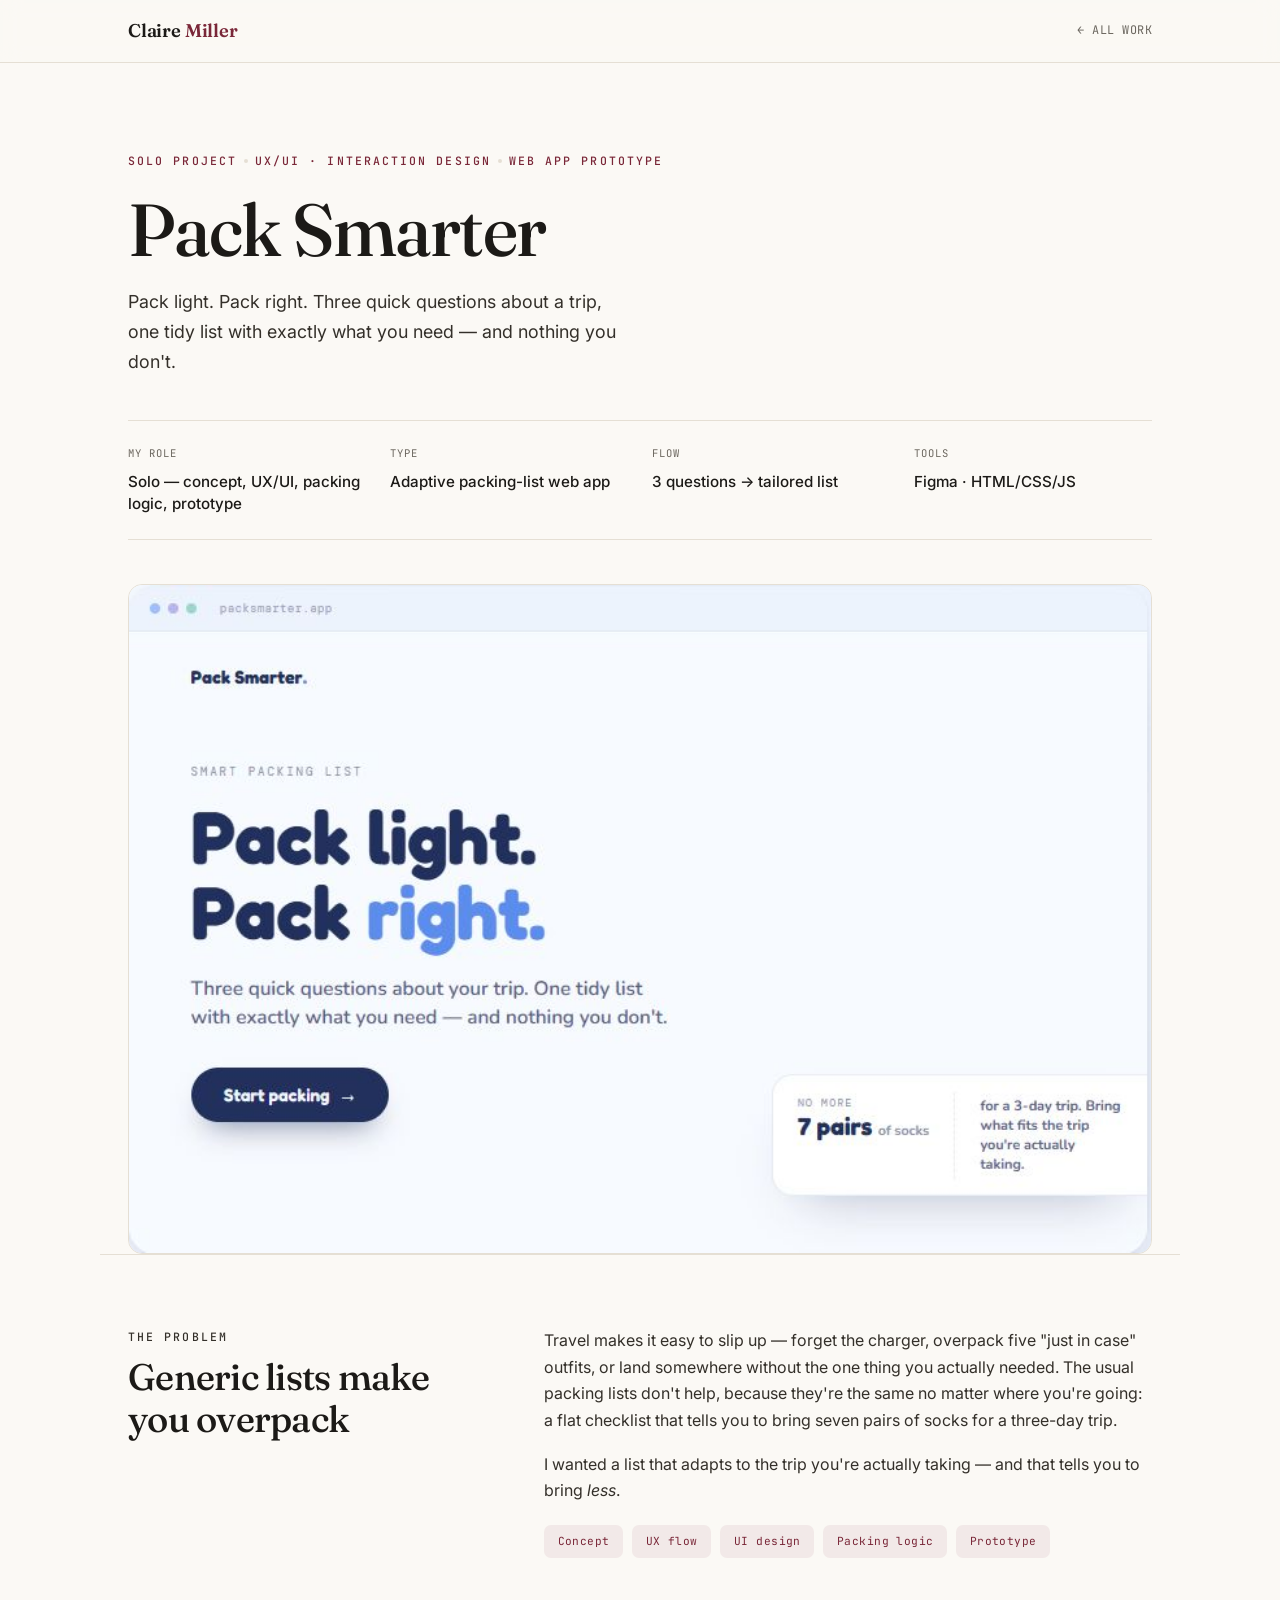
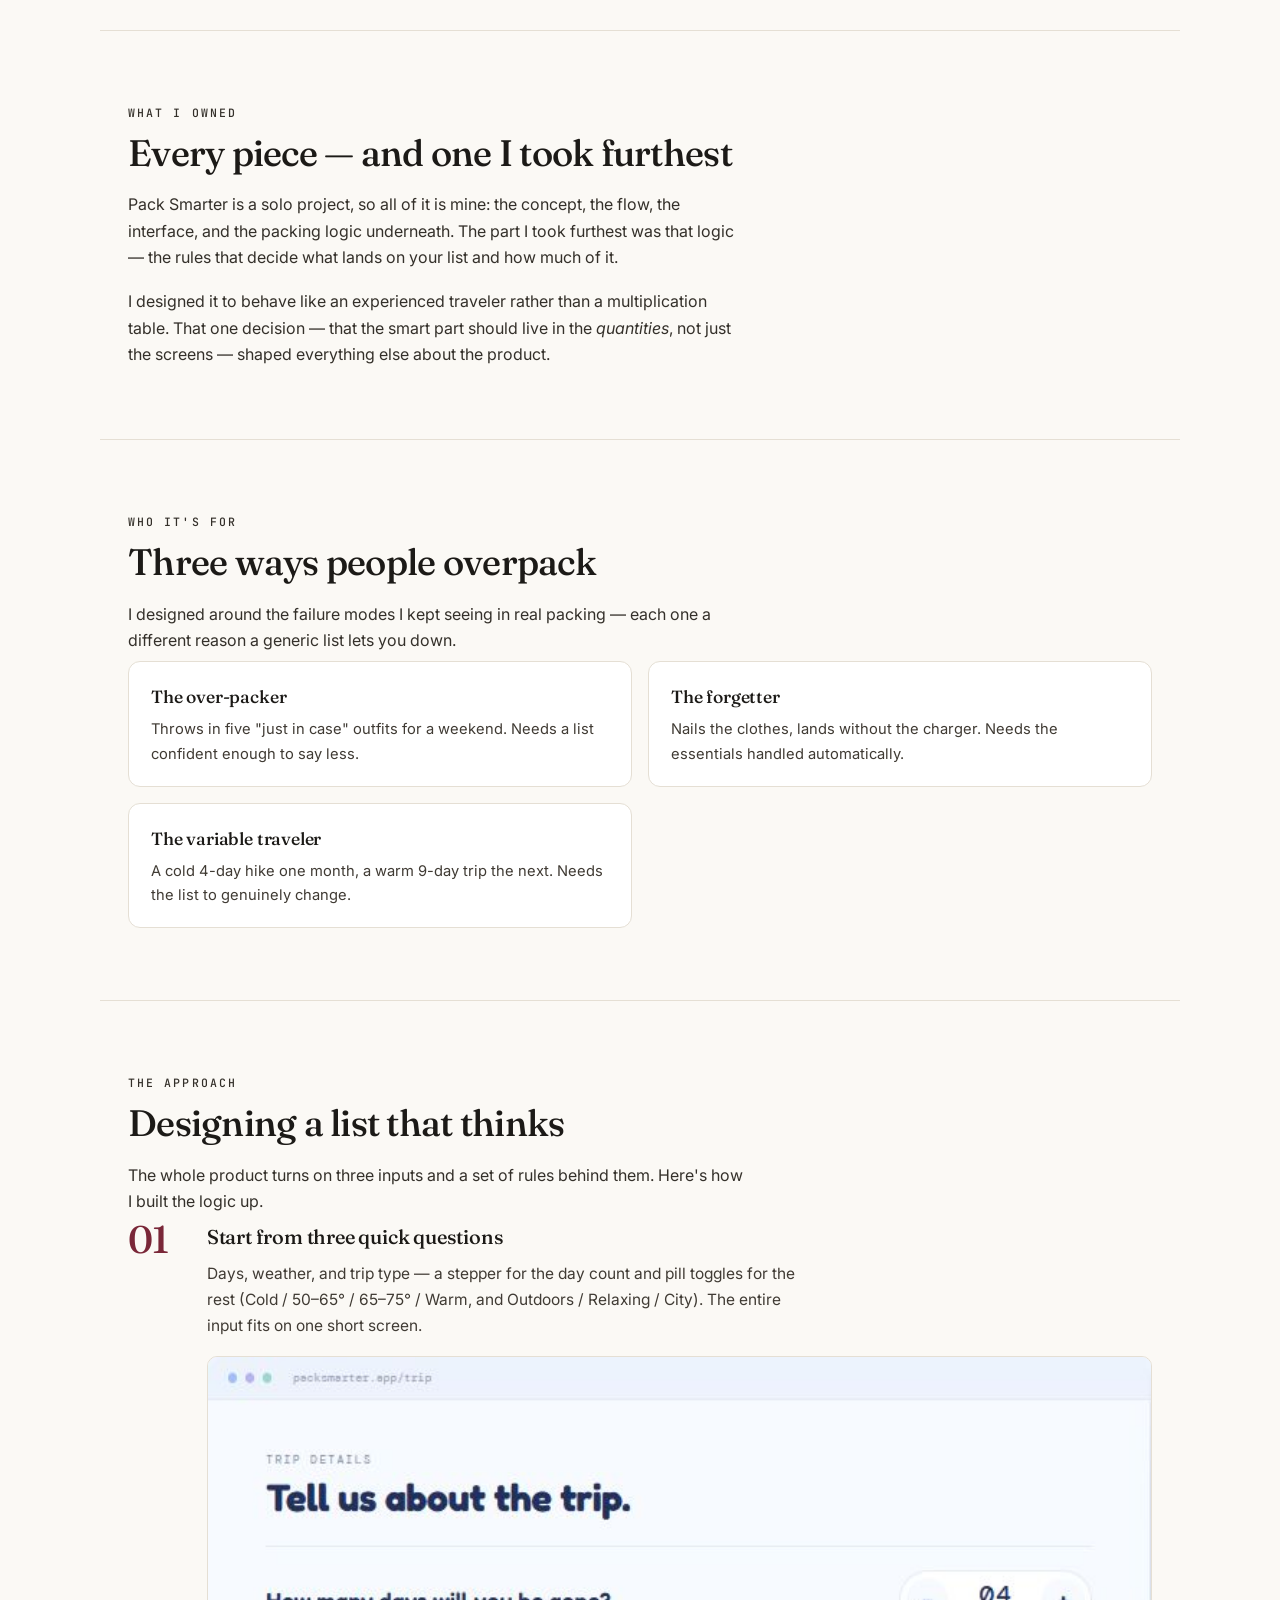
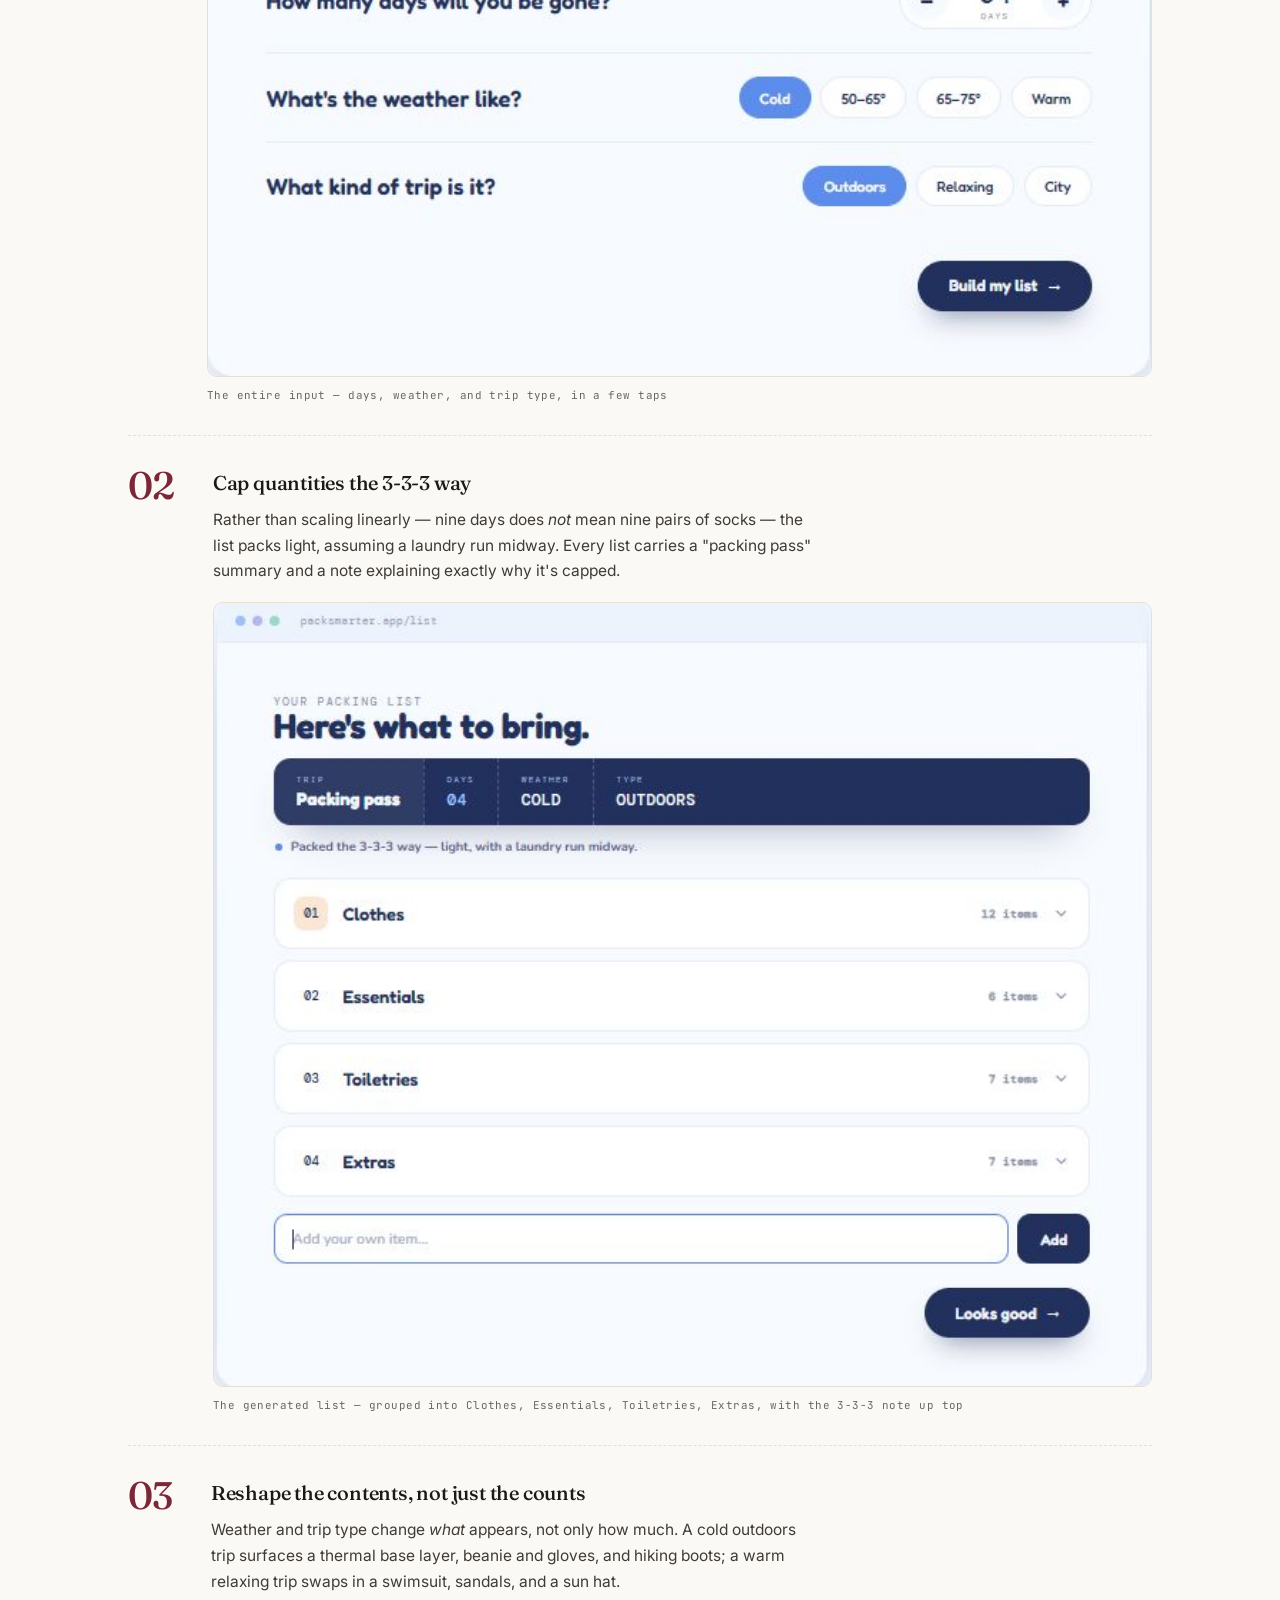
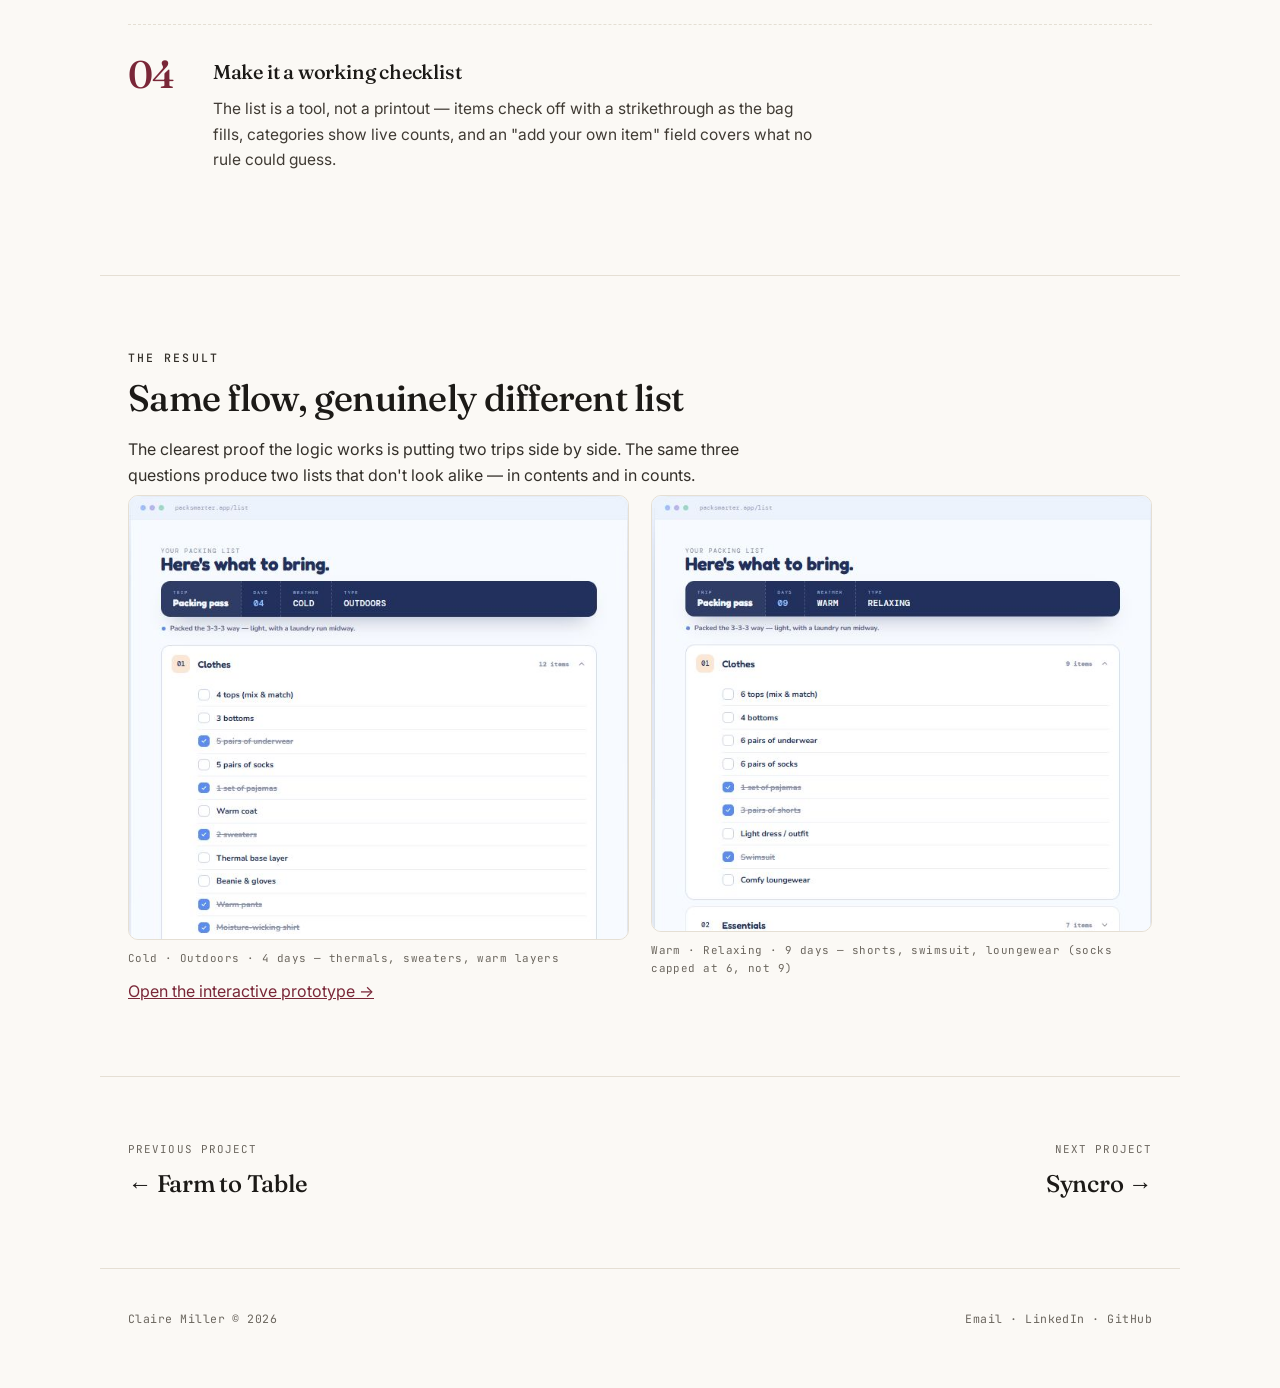
<file: projects/pack-smarter.html>
<!DOCTYPE html>
<html lang="en">
<head>
<meta charset="UTF-8">
<meta name="viewport" content="width=device-width, initial-scale=1.0">
<title>Pack Smarter — Case Study · Claire Miller</title>
<meta name="description" content="Pack Smarter — a solo UX/UI project: an adaptive packing-list web app that builds a tailored list from three quick questions, with laundry-aware 3-3-3 logic.">
<link rel="preconnect" href="https://fonts.googleapis.com">
<link rel="preconnect" href="https://fonts.gstatic.com" crossorigin>
<link href="https://fonts.googleapis.com/css2?family=Fraunces:opsz,wght@9..144,400;9..144,500;9..144,600&family=Inter:wght@400;500;600&family=JetBrains+Mono:wght@400;500&display=swap" rel="stylesheet">
<link rel="stylesheet" href="case-study.css">
</head>
<body>

<header class="cs-head">
  <div class="inner">
    <a class="wordmark" href="../index.html">Claire <span>Miller</span></a>
    <a class="back" href="../index.html#work">&larr; All work</a>
  </div>
</header>

<section class="cs-hero">
  <div class="eyebrow">
    <span>Solo project</span><span class="sep"></span>
    <span>UX/UI · Interaction Design</span><span class="sep"></span>
    <span>Web app prototype</span>
  </div>
  <h1>Pack Smarter</h1>
  <p class="lead">Pack light. Pack right. Three quick questions about a trip, one tidy list with exactly what you need — and nothing you don't.</p>

  <dl class="meta">
    <div><dt>My role</dt><dd>Solo — concept, UX/UI, packing logic, prototype</dd></div>
    <div><dt>Type</dt><dd>Adaptive packing-list web app</dd></div>
    <div><dt>Flow</dt><dd>3 questions → tailored list</dd></div>
    <div><dt>Tools</dt><dd>Figma · HTML/CSS/JS</dd></div>
  </dl>
</section>

<div class="cover reveal">
  <img src="../images/packsmarter-hero.jpg" alt="Pack Smarter landing — Pack light. Pack right.">
</div>

<section class="block split reveal">
  <div><p class="eyebrow">The problem</p><h2>Generic lists make you overpack</h2></div>
  <div>
    <p>Travel makes it easy to slip up — forget the charger, overpack five "just in case" outfits, or land somewhere without the one thing you actually needed. The usual packing lists don't help, because they're the same no matter where you're going: a flat checklist that tells you to bring seven pairs of socks for a three-day trip.</p>
    <p>I wanted a list that adapts to the trip you're actually taking — and that tells you to bring <em>less</em>.</p>
    <div class="roles">
      <span>Concept</span><span>UX flow</span><span>UI design</span>
      <span>Packing logic</span><span>Prototype</span>
    </div>
  </div>
</section>

<section class="block reveal">
  <p class="eyebrow">What I owned</p>
  <h2>Every piece — and one I took furthest</h2>
  <p>Pack Smarter is a solo project, so all of it is mine: the concept, the flow, the interface, and the packing logic underneath. The part I took furthest was that logic — the rules that decide what lands on your list and how much of it.</p>
  <p>I designed it to behave like an experienced traveler rather than a multiplication table. That one decision — that the smart part should live in the <em>quantities</em>, not just the screens — shaped everything else about the product.</p>
</section>

<section class="block reveal">
  <p class="eyebrow">Who it's for</p>
  <h2>Three ways people overpack</h2>
  <p>I designed around the failure modes I kept seeing in real packing — each one a different reason a generic list lets you down.</p>
  <div class="roles-grid">
    <div class="role-card"><h4>The over-packer</h4><p>Throws in five "just in case" outfits for a weekend. Needs a list confident enough to say less.</p></div>
    <div class="role-card"><h4>The forgetter</h4><p>Nails the clothes, lands without the charger. Needs the essentials handled automatically.</p></div>
    <div class="role-card"><h4>The variable traveler</h4><p>A cold 4-day hike one month, a warm 9-day trip the next. Needs the list to genuinely change.</p></div>
  </div>
</section>

<section class="block reveal">
  <p class="eyebrow">The approach</p>
  <h2>Designing a list that thinks</h2>
  <p>The whole product turns on three inputs and a set of rules behind them. Here's how I built the logic up.</p>

  <div class="step"><div class="n">01</div><div>
    <h3>Start from three quick questions</h3>
    <p>Days, weather, and trip type — a stepper for the day count and pill toggles for the rest (Cold / 50–65° / 65–75° / Warm, and Outdoors / Relaxing / City). The entire input fits on one short screen.</p>
    <figure class="fig">
      <img src="../images/packsmarter-trip.jpg" alt="Trip details screen — days stepper, weather pills, trip-type pills">
      <figcaption>The entire input — days, weather, and trip type, in a few taps</figcaption>
    </figure>
  </div></div>

  <div class="step"><div class="n">02</div><div>
    <h3>Cap quantities the 3-3-3 way</h3>
    <p>Rather than scaling linearly — nine days does <em>not</em> mean nine pairs of socks — the list packs light, assuming a laundry run midway. Every list carries a "packing pass" summary and a note explaining exactly why it's capped.</p>
    <figure class="fig">
      <img src="../images/packsmarter-list.jpg" alt="Generated packing list for a 4-day cold outdoors trip, grouped into categories">
      <figcaption>The generated list — grouped into Clothes, Essentials, Toiletries, Extras, with the 3-3-3 note up top</figcaption>
    </figure>
  </div></div>

  <div class="step"><div class="n">03</div><div>
    <h3>Reshape the contents, not just the counts</h3>
    <p>Weather and trip type change <em>what</em> appears, not only how much. A cold outdoors trip surfaces a thermal base layer, beanie and gloves, and hiking boots; a warm relaxing trip swaps in a swimsuit, sandals, and a sun hat.</p>
  </div></div>

  <div class="step"><div class="n">04</div><div>
    <h3>Make it a working checklist</h3>
    <p>The list is a tool, not a printout — items check off with a strikethrough as the bag fills, categories show live counts, and an "add your own item" field covers what no rule could guess.</p>
  </div></div>
</section>

<section class="block reveal">
  <p class="eyebrow">The result</p>
  <h2>Same flow, genuinely different list</h2>
  <p>The clearest proof the logic works is putting two trips side by side. The same three questions produce two lists that don't look alike — in contents and in counts.</p>
  <div class="gallery">
    <figure class="fig">
      <img src="../images/packsmarter-clothes.jpg" alt="Expanded clothes list for a cold outdoors trip with checkable items">
      <figcaption>Cold · Outdoors · 4 days — thermals, sweaters, warm layers</figcaption>
    </figure>
    <figure class="fig">
      <img src="../images/packsmarter-list-warm.jpg" alt="Generated packing list for a warm relaxing 9-day trip">
      <figcaption>Warm · Relaxing · 9 days — shorts, swimsuit, loungewear (socks capped at 6, not 9)</figcaption>
    </figure>
  </div>
  <p><a class="back" style="color:var(--accent)" href="pack-smarter-prototype.html">Open the interactive prototype &rarr;</a></p>
</section>

<nav class="pager">
  <a class="prev" href="farm-to-table.html"><small>Previous project</small>&larr; Farm to Table</a>
  <a class="next" href="syncro.html"><small>Next project</small>Syncro &rarr;</a>
</nav>

<footer class="cs-foot">
  <span>Claire Miller © 2026</span>
  <span>
    <a href="mailto:clairemiller064@gmail.com">Email</a> ·
    <a href="https://linkedin.com/in/clairemiller03">LinkedIn</a> ·
    <a href="https://github.com/clairem03">GitHub</a>
  </span>
</footer>

<script>
  const reduce = matchMedia('(prefers-reduced-motion: reduce)').matches;
  if(!reduce && 'IntersectionObserver' in window){
    const io = new IntersectionObserver((es)=>es.forEach(e=>{if(e.isIntersecting){e.target.classList.add('is-visible');io.unobserve(e.target)}}),{threshold:.12});
    document.querySelectorAll('.reveal').forEach(el=>io.observe(el));
  } else { document.querySelectorAll('.reveal').forEach(el=>el.classList.add('is-visible')); }
</script>
</body>
</html>
</file>
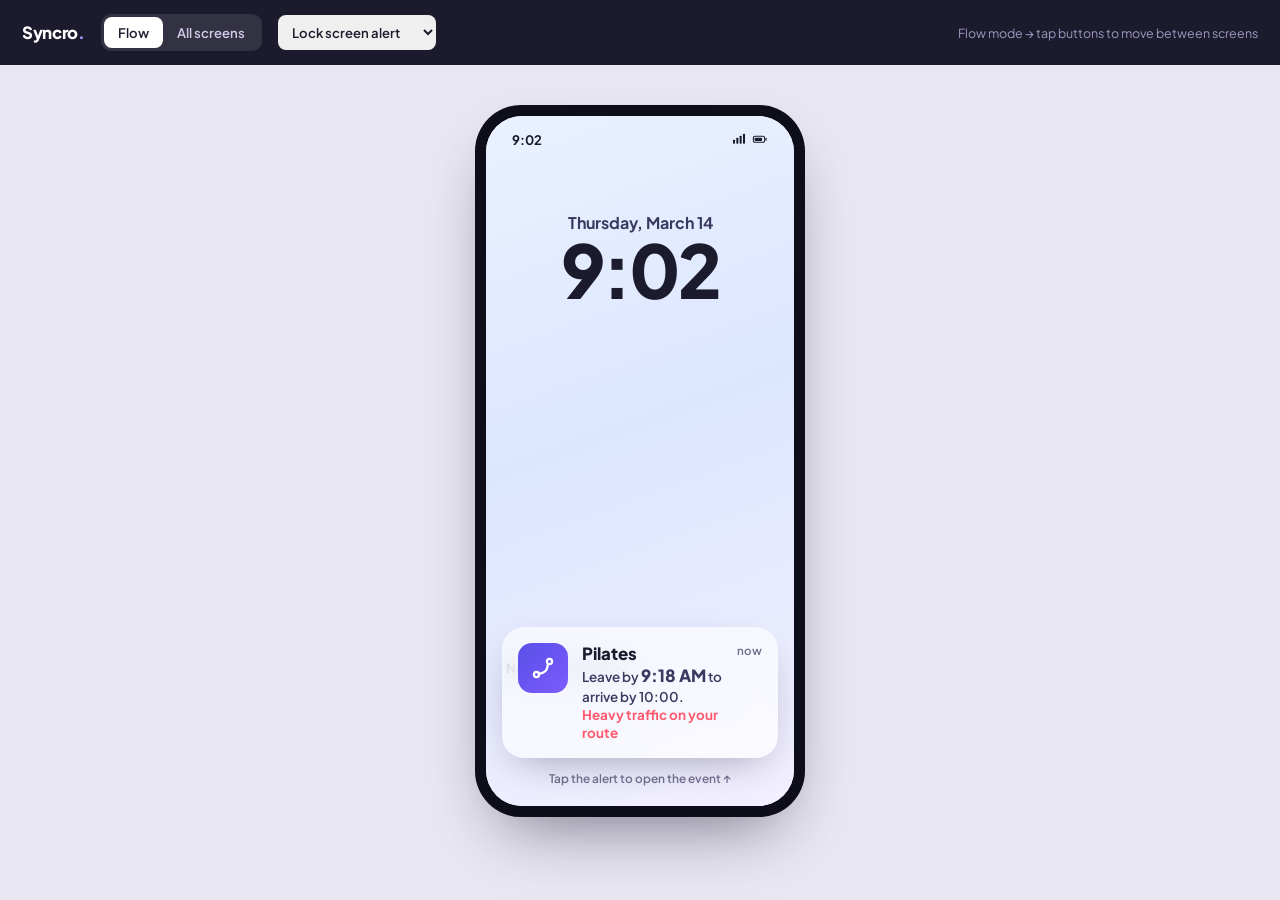
<file: projects/syncro-prototype.html>
<!DOCTYPE html>
<html lang="en">
<head>
<meta charset="UTF-8" />
<meta name="viewport" content="width=device-width, initial-scale=1.0" />
<title>Syncro — HCI Prototype</title>
<link rel="preconnect" href="https://fonts.googleapis.com" />
<link rel="preconnect" href="https://fonts.gstatic.com" crossorigin />
<link href="https://fonts.googleapis.com/css2?family=Plus+Jakarta+Sans:wght@400;500;600;700;800&display=swap" rel="stylesheet" />
<style>
  :root{
    --ink:#1C1B2E;
    --muted:#6F6C8C;
    --violet:#5A4FE6;
    --violet-700:#463BC9;
    --lav:#ECEBFF;
    --lav-line:#DCD9FF;
    --sky:#E4EEFF;
    --sky-line:#CFE2FF;
    --mint:#12B281;
    --coral:#FF5A6E;
    --bg:#FFFFFF;
    --line:#ECEAF3;
    --font:'Plus Jakarta Sans',system-ui,sans-serif;
  }
  *{margin:0;padding:0;box-sizing:border-box}
  body{font-family:var(--font);background:#E9E7F2;color:var(--ink);-webkit-font-smoothing:antialiased}

  /* ---------- top toolbar ---------- */
  .bar{position:sticky;top:0;z-index:30;display:flex;align-items:center;gap:16px;flex-wrap:wrap;
    padding:14px 22px;background:#1C1B2E;color:#fff}
  .bar .brand{font-weight:800;letter-spacing:-.02em;font-size:1.05rem}
  .bar .brand span{color:#A99CFF}
  .bar .seg{display:flex;background:rgba(255,255,255,.1);border-radius:10px;padding:3px}
  .bar .seg button{font-family:var(--font);font-weight:600;font-size:.82rem;color:#cfcae8;
    background:none;border:none;padding:7px 14px;border-radius:8px;cursor:pointer}
  .bar .seg button.on{background:#fff;color:#1C1B2E}
  .bar select{font-family:var(--font);font-weight:600;font-size:.82rem;color:#1C1B2E;
    border:none;border-radius:8px;padding:8px 10px;cursor:pointer}
  .bar .hint{font-size:.78rem;color:#9d98c0;margin-left:auto}

  /* ---------- stage ---------- */
  .stage{display:flex;justify-content:center;padding:40px 20px 80px}
  .stage.gallery{display:grid;grid-template-columns:repeat(auto-fill,minmax(300px,1fr));
    gap:34px 26px;align-items:start;max-width:1380px;margin:0 auto}

  /* ---------- phone ---------- */
  .phone{width:330px;height:712px;border-radius:46px;background:#0E0D1A;
    padding:11px;box-shadow:0 30px 70px -28px rgba(20,18,40,.6);flex:0 0 auto;position:relative}
  .stage:not(.gallery) .phone{display:none}
  .stage:not(.gallery) .phone.active{display:block}
  .gallery .phone{margin:0 auto}
  .gallery .label{text-align:center;font-weight:600;font-size:.8rem;color:#5a5775;margin-top:12px}
  .stage:not(.gallery) .label{display:none}
  .screen{position:relative;width:100%;height:100%;background:var(--bg);border-radius:36px;overflow:hidden;
    display:flex;flex-direction:column}

  /* status bar */
  .status{position:absolute;top:0;left:0;right:0;height:46px;display:flex;align-items:center;
    justify-content:space-between;padding:0 26px;z-index:8;pointer-events:none}
  .status .t{font-weight:700;font-size:.82rem}
  .status .island{position:absolute;left:50%;top:11px;transform:translateX(-50%);
    width:78px;height:22px;background:#0E0D1A;border-radius:14px}
  .status .r{display:flex;gap:5px;align-items:center}
  .status .r svg{width:16px;height:16px}

  .content{flex:1;overflow-y:auto;padding:58px 20px 24px;display:flex;flex-direction:column}
  .content::-webkit-scrollbar{width:0}

  /* header */
  .hd{display:flex;align-items:center;justify-content:space-between;margin-bottom:18px}
  .hd .ttl{font-weight:800;font-size:1.05rem;letter-spacing:-.01em}
  .circ{width:38px;height:38px;border-radius:50%;background:var(--lav);display:flex;align-items:center;
    justify-content:center;border:none;cursor:pointer;color:var(--ink);flex:0 0 auto}
  .circ svg{width:18px;height:18px}
  .icbtn{background:none;border:none;cursor:pointer;color:var(--ink);display:flex;align-items:center;padding:6px}
  .icbtn svg{width:22px;height:22px}

  h1.big{font-weight:800;font-size:2rem;letter-spacing:-.02em;margin:6px 0 18px}
  .ic{width:22px;height:22px;flex:0 0 auto}

  /* cards */
  .card{display:flex;align-items:center;gap:14px;background:var(--lav);border-radius:20px;
    padding:16px 18px;margin-bottom:14px}
  .card.sky{background:var(--sky)}
  .card .ico{width:30px;height:30px;flex:0 0 auto;color:var(--ink)}
  .card .ico svg{width:30px;height:30px}
  .card .tx b{display:block;font-weight:700;font-size:1.02rem;line-height:1.2}
  .card .tx span{font-size:.86rem;color:var(--violet);font-weight:600}
  .card .star{margin-left:auto;color:var(--ink)}
  .card .star svg{width:22px;height:22px}

  .lbl{font-weight:700;font-size:1.05rem;margin:8px 0 10px}
  .sub{color:var(--muted);font-size:.84rem;font-weight:500;margin-top:-4px;margin-bottom:12px}

  /* buttons */
  .btn{display:flex;align-items:center;justify-content:center;gap:10px;width:100%;
    background:var(--violet);color:#fff;border:none;font-family:var(--font);font-weight:700;
    font-size:1.02rem;padding:17px;border-radius:20px;cursor:pointer;transition:background .15s,transform .15s}
  .btn:hover{background:var(--violet-700);transform:translateY(-1px)}
  .btn.ghost{background:var(--lav);color:var(--violet)}
  .btn.ghost:hover{background:var(--lav-line)}
  .btn svg{width:20px;height:20px}
  .push{margin-top:auto}

  /* toggle */
  .row{display:flex;align-items:center;gap:13px;background:var(--lav);border-radius:18px;
    padding:14px 16px;margin-bottom:12px}
  .row .ico{width:24px;height:24px;flex:0 0 auto}
  .row .ico svg{width:24px;height:24px}
  .row .nm{font-weight:700;font-size:.98rem}
  .tog{margin-left:auto;width:50px;height:30px;border-radius:16px;background:#CFCDE0;position:relative;
    border:none;cursor:pointer;transition:background .18s;flex:0 0 auto}
  .tog::after{content:"";position:absolute;top:3px;left:3px;width:24px;height:24px;border-radius:50%;
    background:#fff;transition:transform .18s;box-shadow:0 1px 3px rgba(0,0,0,.2)}
  .tog.on{background:var(--violet)}
  .tog.on::after{transform:translateX(20px)}

  /* segmented */
  .segc{display:flex;gap:10px;margin-bottom:8px}
  .segc button{flex:1;font-family:var(--font);font-weight:700;font-size:.9rem;padding:14px 8px;
    border-radius:16px;border:none;cursor:pointer;background:var(--lav);color:var(--ink)}
  .segc button.on{background:var(--violet);color:#fff}

  /* calendar */
  .calhd{display:flex;align-items:center;justify-content:center;gap:14px;margin:6px 0 14px}
  .calhd b{font-weight:800;font-size:1.15rem}
  .calhd button{background:none;border:none;cursor:pointer;color:var(--ink)}
  .calhd svg{width:16px;height:16px}
  .grid7{display:grid;grid-template-columns:repeat(7,1fr);text-align:center}
  .grid7 .dow{font-weight:700;font-size:.74rem;color:var(--muted);padding-bottom:8px}
  .grid7 .day{position:relative;font-weight:600;font-size:.86rem;padding:9px 0}
  .grid7 .day.today{color:#fff}
  .grid7 .day.today::before{content:"";position:absolute;inset:3px 6px;background:var(--violet);
    border-radius:50%;z-index:-1}
  .grid7 .day .dot{position:absolute;left:50%;bottom:2px;transform:translateX(-50%);
    width:5px;height:5px;border-radius:50%;background:var(--coral)}
  .grid7 .day.today .dot{background:#fff}

  .pillhead{background:var(--ink);color:#fff;font-weight:700;text-align:center;border-radius:16px;
    padding:13px;margin:18px 0 12px;font-size:.96rem}
  .evrow{display:flex;justify-content:space-between;align-items:center;background:var(--lav);
    border-radius:14px;padding:13px 16px;margin-bottom:10px;cursor:pointer;font-weight:600;font-size:.9rem}
  .evrow .tm{color:var(--violet);font-weight:700}
  .toggrp{display:flex;gap:8px}
  .toggrp button{font-family:var(--font);font-weight:700;font-size:.82rem;padding:8px 14px;border-radius:20px;
    border:none;cursor:pointer;background:var(--lav);color:var(--ink)}
  .toggrp button.on{background:var(--violet);color:#fff}

  /* field */
  .field{background:var(--lav);border-radius:18px;padding:13px 16px;margin-bottom:12px}
  .field .k{font-size:.72rem;font-weight:700;color:var(--muted);text-transform:uppercase;letter-spacing:.04em}
  .field .v{font-weight:700;font-size:1.05rem;margin-top:2px}
  .field .v.ph{color:#9c99b8}
  .two{display:flex;gap:12px}
  .two .field{flex:1}

  /* smart departure pill (the signature) */
  .smart{display:flex;align-items:center;gap:12px;border-radius:18px;padding:14px 16px;margin-bottom:14px;
    background:linear-gradient(120deg,#2A2752,#413B8F);color:#fff}
  .smart .ico{width:30px;height:30px;display:flex;align-items:center;justify-content:center;
    background:rgba(255,255,255,.16);border-radius:10px;flex:0 0 auto}
  .smart .ico svg{width:18px;height:18px}
  .smart b{display:block;font-weight:700;font-size:.96rem}
  .smart .st{display:inline-flex;align-items:center;gap:6px;font-size:.78rem;font-weight:600;margin-top:2px;color:#cfcbf3}
  .smart .st .pip{width:7px;height:7px;border-radius:50%}
  .pip.warn{background:var(--coral)}.pip.ok{background:var(--mint)}

  /* map */
  .maps{position:absolute;inset:0}
  .maps svg{width:100%;height:100%;display:block}
  .menu-over{position:absolute;inset:0;background:rgba(20,18,40,.34);z-index:6}
  .drawer{position:absolute;top:0;left:0;bottom:0;width:74%;background:#fff;z-index:7;
    border-radius:0 28px 28px 0;padding:58px 22px 26px;display:flex;flex-direction:column}
  .drawer a{display:block;font-weight:800;font-size:1.24rem;letter-spacing:-.01em;color:var(--ink);
    text-decoration:none;padding:13px 0;cursor:pointer}
  .drawer .foot{margin-top:auto;display:flex;flex-direction:column;gap:14px}
  .drawer .foot a{display:flex;align-items:center;gap:10px;font-size:1.02rem;font-weight:700}
  .drawer .foot a svg{width:20px;height:20px}
  .quick{position:absolute;top:60px;right:18px;z-index:4;display:flex;flex-direction:column;gap:16px}
  .quick .q{display:flex;flex-direction:column;align-items:center;gap:5px;cursor:pointer}
  .quick .q .cap{background:var(--ink);color:#fff;font-size:.66rem;font-weight:700;padding:3px 9px;border-radius:8px}
  .quick .q .b{width:52px;height:52px;border-radius:50%;background:var(--sky);display:flex;
    align-items:center;justify-content:center;box-shadow:0 6px 16px -6px rgba(20,18,40,.4);color:var(--violet)}
  .quick .q .b svg{width:24px;height:24px}
  .ham{position:absolute;top:58px;left:18px;z-index:4;width:46px;height:46px;border-radius:14px;background:#fff;
    border:none;cursor:pointer;display:flex;align-items:center;justify-content:center;
    box-shadow:0 6px 16px -6px rgba(20,18,40,.35);color:var(--ink)}
  .ham svg{width:22px;height:22px}
  .searchbar{position:absolute;left:18px;right:18px;bottom:24px;z-index:4;display:flex;align-items:center;gap:10px;
    background:#fff;border-radius:20px;padding:15px 20px;box-shadow:0 10px 26px -10px rgba(20,18,40,.4);
    cursor:pointer;font-weight:700;color:var(--muted)}
  .searchbar svg{width:20px;height:20px}
  .searchbar .go{margin-left:auto;width:34px;height:34px;border-radius:50%;background:var(--violet);
    display:flex;align-items:center;justify-content:center;color:#fff}
  .searchbar .go svg{width:18px;height:18px}

  /* lock screen */
  .lock{position:absolute;inset:0;background:linear-gradient(160deg,#EAF1FF 0%,#DCE6FF 45%,#F3F0FF 100%)}
  .lock .clk{position:absolute;top:96px;left:0;right:0;text-align:center}
  .lock .clk .d{font-weight:700;font-size:1rem;color:#3a3960}
  .lock .clk .h{font-weight:800;font-size:4.6rem;letter-spacing:-.04em;color:var(--ink);line-height:1}
  .lock .ncenter{position:absolute;left:20px;bottom:130px;font-weight:700;font-size:.82rem;color:#46446a}
  .notif{position:absolute;left:16px;right:16px;bottom:48px;display:flex;gap:14px;align-items:flex-start;
    background:rgba(255,255,255,.62);backdrop-filter:blur(14px);border-radius:22px;padding:16px;cursor:pointer;
    box-shadow:0 14px 40px -16px rgba(20,18,40,.4)}
  .notif .logo{width:50px;height:50px;border-radius:14px;background:linear-gradient(135deg,#5A4FE6,#7C5CFF);
    display:flex;align-items:center;justify-content:center;color:#fff;flex:0 0 auto}
  .notif .logo svg{width:26px;height:26px}
  .notif .nt b{display:block;font-weight:800;font-size:1.05rem}
  .notif .nt p{font-weight:600;font-size:.84rem;color:#3a3960;line-height:1.35;margin-top:1px}
  .notif .nt .warn{color:var(--coral);font-weight:700}
  .notif .nt .ok{color:var(--mint);font-weight:700}
  .notif .tm{margin-left:auto;font-size:.72rem;color:#6f6c8c;font-weight:600;flex:0 0 auto}
  .hintrow{text-align:center;font-size:.74rem;color:#6f6c8c;font-weight:600;position:absolute;bottom:20px;left:0;right:0}

  /* notes box */
  .notes{background:var(--lav);border-radius:18px;padding:14px 16px;font-size:.9rem;color:#3f3d5c;
    font-weight:500;line-height:1.5;margin-bottom:14px;min-height:96px}
  .notes.empty{color:#9c99b8}

  /* guides */
  .guide{display:flex;gap:14px;align-items:center;background:var(--sky);border-radius:18px;padding:14px;margin-bottom:12px}
  .guide .thumb{width:54px;height:54px;border-radius:14px;flex:0 0 auto;display:flex;align-items:center;justify-content:center;color:#fff}
  .guide .thumb svg{width:26px;height:26px}
  .guide b{display:block;font-weight:700;font-size:1rem}
  .guide span{font-size:.82rem;color:var(--muted);font-weight:600}

  /* account */
  .avatar{width:74px;height:74px;border-radius:50%;background:linear-gradient(135deg,#5A4FE6,#7C5CFF);
    display:flex;align-items:center;justify-content:center;color:#fff;font-weight:800;font-size:1.6rem;margin:8px auto 10px}
  .acct-name{text-align:center;font-weight:800;font-size:1.2rem}
  .acct-mail{text-align:center;color:var(--muted);font-weight:600;font-size:.86rem;margin-bottom:18px}
  .listrow{display:flex;align-items:center;gap:12px;padding:15px 4px;border-bottom:1px solid var(--line);font-weight:600}
  .listrow svg{width:20px;height:20px;color:var(--violet)}
  .listrow .chev{margin-left:auto;color:#bbb8cf}

  @media(prefers-reduced-motion:reduce){*{transition:none!important}}
  :focus-visible{outline:2px solid var(--violet);outline-offset:2px}
</style>
</head>
<body>

<!-- icon sprite -->
<svg width="0" height="0" style="position:absolute" aria-hidden="true">
  <symbol id="i-chev-l" viewBox="0 0 24 24" fill="none" stroke="currentColor" stroke-width="2.2" stroke-linecap="round" stroke-linejoin="round"><path d="M15 5l-7 7 7 7"/></symbol>
  <symbol id="i-chev-r" viewBox="0 0 24 24" fill="none" stroke="currentColor" stroke-width="2.2" stroke-linecap="round" stroke-linejoin="round"><path d="M9 5l7 7-7 7"/></symbol>
  <symbol id="i-search" viewBox="0 0 24 24" fill="none" stroke="currentColor" stroke-width="2" stroke-linecap="round"><circle cx="11" cy="11" r="7"/><path d="M21 21l-4-4"/></symbol>
  <symbol id="i-plus" viewBox="0 0 24 24" fill="none" stroke="currentColor" stroke-width="2.2" stroke-linecap="round"><path d="M12 5v14M5 12h14"/></symbol>
  <symbol id="i-star" viewBox="0 0 24 24" fill="none" stroke="currentColor" stroke-width="2" stroke-linejoin="round"><path d="M12 3.5l2.6 5.3 5.9.9-4.3 4.1 1 5.8L12 17l-5.2 2.6 1-5.8L3.5 9.7l5.9-.9z"/></symbol>
  <symbol id="i-star-f" viewBox="0 0 24 24" fill="currentColor"><path d="M12 3.5l2.6 5.3 5.9.9-4.3 4.1 1 5.8L12 17l-5.2 2.6 1-5.8L3.5 9.7l5.9-.9z"/></symbol>
  <symbol id="i-cal" viewBox="0 0 24 24" fill="none" stroke="currentColor" stroke-width="2" stroke-linecap="round"><rect x="3.5" y="5" width="17" height="16" rx="3"/><path d="M3.5 9.5h17M8 3v4M16 3v4"/></symbol>
  <symbol id="i-pin" viewBox="0 0 24 24" fill="currentColor"><path d="M12 2a7 7 0 0 0-7 7c0 5 7 13 7 13s7-8 7-13a7 7 0 0 0-7-7zm0 9.4A2.4 2.4 0 1 1 12 6.6a2.4 2.4 0 0 1 0 4.8z"/></symbol>
  <symbol id="i-bus" viewBox="0 0 24 24" fill="none" stroke="currentColor" stroke-width="2" stroke-linejoin="round"><rect x="4" y="3.5" width="16" height="13" rx="2.5"/><path d="M4 11h16M8 16.5v2M16 16.5v2"/><circle cx="8" cy="13.5" r="1" fill="currentColor"/><circle cx="16" cy="13.5" r="1" fill="currentColor"/></symbol>
  <symbol id="i-car" viewBox="0 0 24 24" fill="none" stroke="currentColor" stroke-width="2" stroke-linejoin="round"><path d="M4 14l1.6-5A2 2 0 0 1 7.5 7.5h9A2 2 0 0 1 18.4 9L20 14M4 14h16v4.5h-2.5V18h-11v.5H4z"/><circle cx="7.5" cy="14" r="1.3" fill="currentColor"/><circle cx="16.5" cy="14" r="1.3" fill="currentColor"/></symbol>
  <symbol id="i-train" viewBox="0 0 24 24" fill="none" stroke="currentColor" stroke-width="2" stroke-linejoin="round"><rect x="5" y="3.5" width="14" height="13" rx="3"/><path d="M5 11h14M8 20l-2 2M16 20l2 2"/><circle cx="9" cy="13.5" r="1" fill="currentColor"/><circle cx="15" cy="13.5" r="1" fill="currentColor"/></symbol>
  <symbol id="i-walk" viewBox="0 0 24 24" fill="none" stroke="currentColor" stroke-width="2" stroke-linecap="round" stroke-linejoin="round"><circle cx="13" cy="4" r="1.6"/><path d="M10 22l2-6-2-2 1-5 3 2 2 1M12 14l-1 3"/></symbol>
  <symbol id="i-bike" viewBox="0 0 24 24" fill="none" stroke="currentColor" stroke-width="2" stroke-linejoin="round"><circle cx="6" cy="17" r="3.2"/><circle cx="18" cy="17" r="3.2"/><path d="M6 17l4-7h5l-3 7M9 7h3"/></symbol>
  <symbol id="i-park" viewBox="0 0 24 24" fill="none" stroke="currentColor" stroke-width="2"><circle cx="12" cy="12" r="9"/><path d="M9.5 16.5V7.5h3.2a2.6 2.6 0 0 1 0 5.2H9.5" stroke-linecap="round" stroke-linejoin="round"/></symbol>
  <symbol id="i-home" viewBox="0 0 24 24" fill="none" stroke="currentColor" stroke-width="2" stroke-linejoin="round"><path d="M4 11l8-7 8 7M6 9.5V20h12V9.5"/></symbol>
  <symbol id="i-work" viewBox="0 0 24 24" fill="none" stroke="currentColor" stroke-width="2" stroke-linejoin="round"><rect x="3.5" y="7.5" width="17" height="12" rx="2.5"/><path d="M8.5 7.5V5.5a2 2 0 0 1 2-2h3a2 2 0 0 1 2 2v2"/></symbol>
  <symbol id="i-globe" viewBox="0 0 24 24" fill="none" stroke="currentColor" stroke-width="2"><circle cx="12" cy="12" r="9"/><path d="M3 12h18M12 3c2.8 3 2.8 15 0 18M12 3c-2.8 3-2.8 15 0 18"/></symbol>
  <symbol id="i-menu" viewBox="0 0 24 24" fill="none" stroke="currentColor" stroke-width="2.2" stroke-linecap="round"><path d="M4 7h16M4 12h16M4 17h16"/></symbol>
  <symbol id="i-bell" viewBox="0 0 24 24" fill="none" stroke="currentColor" stroke-width="2" stroke-linecap="round" stroke-linejoin="round"><path d="M6 9a6 6 0 0 1 12 0c0 5 2 6 2 6H4s2-1 2-6M10 19a2 2 0 0 0 4 0"/></symbol>
  <symbol id="i-user" viewBox="0 0 24 24" fill="none" stroke="currentColor" stroke-width="2" stroke-linecap="round"><circle cx="12" cy="8" r="3.6"/><path d="M5 20c1.2-3.6 4-5 7-5s5.8 1.4 7 5"/></symbol>
  <symbol id="i-help" viewBox="0 0 24 24" fill="none" stroke="currentColor" stroke-width="2" stroke-linecap="round"><circle cx="12" cy="12" r="9"/><path d="M9.5 9.5a2.5 2.5 0 0 1 4 1.8c0 1.6-2 1.8-2 3.2"/><circle cx="11.6" cy="17.5" r=".4" fill="currentColor" stroke="currentColor"/></symbol>
  <symbol id="i-clock" viewBox="0 0 24 24" fill="none" stroke="currentColor" stroke-width="2" stroke-linecap="round"><circle cx="12" cy="12" r="9"/><path d="M12 7.5V12l3 2"/></symbol>
  <symbol id="i-route" viewBox="0 0 24 24" fill="none" stroke="currentColor" stroke-width="2" stroke-linecap="round" stroke-linejoin="round"><circle cx="6" cy="18" r="2.4"/><circle cx="18" cy="6" r="2.4"/><path d="M8 17.5c6-1 8-3 8.5-9"/></symbol>
  <symbol id="i-yoga" viewBox="0 0 24 24" fill="currentColor"><circle cx="12" cy="4.5" r="2"/><path d="M12 7c-1 0-1.6 1-1.6 2.2 0 1 .6 1.8 1.6 2.2 1-.4 1.6-1.2 1.6-2.2C13.6 8 13 7 12 7zM5 13l4 .8c.6 1.6 1.6 2.7 3 2.7s2.4-1.1 3-2.7l4-.8-.4-1.7-3.7.8c-.5 1-1.6 1.7-2.9 1.7s-2.4-.7-2.9-1.7l-3.7-.8z"/></symbol>
  <symbol id="i-book" viewBox="0 0 24 24" fill="none" stroke="currentColor" stroke-width="2" stroke-linejoin="round"><path d="M4 5.5A2.5 2.5 0 0 1 6.5 3H20v15H6.5A2.5 2.5 0 0 0 4 20.5zM20 18v3H6.5A2.5 2.5 0 0 1 4 18.5"/></symbol>
  <symbol id="i-map" viewBox="0 0 24 24" fill="none" stroke="currentColor" stroke-width="2" stroke-linejoin="round"><path d="M9 4L3.5 6v14L9 18l6 2 5.5-2V4L15 6 9 4zM9 4v14M15 6v14"/></symbol>
  <symbol id="i-batt" viewBox="0 0 24 24" fill="none" stroke="currentColor" stroke-width="1.6"><rect x="2" y="8" width="17" height="9" rx="2.5"/><rect x="4" y="10" width="11" height="5" rx="1" fill="currentColor" stroke="none"/><path d="M21 11v3" stroke-linecap="round"/></symbol>
  <symbol id="i-signal" viewBox="0 0 24 24" fill="currentColor"><rect x="3" y="13" width="3" height="6" rx="1"/><rect x="8" y="10" width="3" height="9" rx="1"/><rect x="13" y="7" width="3" height="12" rx="1"/><rect x="18" y="4" width="3" height="15" rx="1"/></symbol>
</svg>

<div class="bar">
  <div class="brand">Syncro<span>.</span></div>
  <div class="seg">
    <button id="m-flow" class="on" onclick="setMode('flow')">Flow</button>
    <button id="m-gal" onclick="setMode('gallery')">All screens</button>
  </div>
  <select id="jump" onchange="go(this.value)" aria-label="Jump to screen">
    <option value="notification">Lock screen alert</option>
    <option value="map">Map / Home</option>
    <option value="menu">Menu</option>
    <option value="calendar">Calendar</option>
    <option value="eventDetail">Event detail</option>
    <option value="newEvent">New event</option>
    <option value="favorites">Favorited events</option>
    <option value="savedLocations">Saved locations</option>
    <option value="travelPrefs">Travel preferences</option>
    <option value="translation">Translation</option>
    <option value="guides">My guides</option>
    <option value="account">Account</option>
    <option value="help">Help</option>
  </select>
  <div class="hint">Flow mode → tap buttons to move between screens</div>
</div>

<div class="stage" id="stage">

  <!-- ============ NOTIFICATION (lock screen / thesis) ============ -->
  <div class="phone active" data-id="notification">
    <div class="screen">
      <div class="lock">
        <div class="status"><span class="t" style="color:#1C1B2E">9:02</span><div class="r" style="color:#1C1B2E"><svg><use href="#i-signal"/></svg><svg><use href="#i-batt"/></svg></div></div>
        <div class="clk"><div class="d">Thursday, March 14</div><div class="h">9:02</div></div>
        <div class="ncenter">Notification Center</div>
        <div class="notif" data-go="eventDetail">
          <div class="logo"><svg><use href="#i-route"/></svg></div>
          <div class="nt">
            <b>Pilates</b>
            <p>Leave by <b style="display:inline">9:18 AM</b> to arrive by 10:00.<br><span class="warn">Heavy traffic on your route</span></p>
          </div>
          <div class="tm">now</div>
        </div>
        <div class="hintrow">Tap the alert to open the event ↑</div>
      </div>
    </div>
    <div class="label">Lock screen alert</div>
  </div>

  <!-- ============ MAP / HOME ============ -->
  <div class="phone" data-id="map">
    <div class="screen">
      <div class="status"><span class="t">9:41</span><div class="island"></div><div class="r"><svg><use href="#i-signal"/></svg><svg><use href="#i-batt"/></svg></div></div>
      <div class="maps">
        <svg viewBox="0 0 330 712" preserveAspectRatio="xMidYMid slice">
          <rect width="330" height="712" fill="#EEF1F4"/>
          <path d="M0 0H120C90 120 60 150 0 200Z" fill="#BFE0F2"/>
          <path d="M0 560H110C120 640 90 690 0 712Z" fill="#BFE0F2"/>
          <rect x="150" y="250" width="120" height="120" rx="8" fill="#C9E9CC"/>
          <g stroke="#fff" stroke-width="9">
            <path d="M-10 130H340M-10 250H340M-10 370H340M-10 490H340M-10 610H340"/>
            <path d="M60 -10V722M140 -10V722M220 -10V722M290 -10V722"/>
          </g>
          <g stroke="#E2E4E8" stroke-width="1">
            <path d="M-10 130H340M-10 250H340M-10 370H340M-10 490H340M-10 610H340"/>
            <path d="M60 -10V722M140 -10V722M220 -10V722M290 -10V722"/>
          </g>
          <path d="M60 700C60 520 140 470 140 370C140 270 220 240 220 130" fill="none" stroke="#5A4FE6" stroke-width="6" stroke-linecap="round" opacity=".9"/>
          <circle cx="220" cy="130" r="9" fill="#5A4FE6" stroke="#fff" stroke-width="3"/>
        </svg>
      </div>
      <button class="ham" data-go="menu" aria-label="Menu"><svg><use href="#i-menu"/></svg></button>
      <div class="quick">
        <div class="q" data-go="map"><span class="cap">Home</span><span class="b"><svg><use href="#i-home"/></svg></span></div>
        <div class="q" data-go="map"><span class="cap">Work</span><span class="b"><svg><use href="#i-work"/></svg></span></div>
        <div class="q" data-go="calendar"><span class="cap">Calendar</span><span class="b"><svg><use href="#i-cal"/></svg></span></div>
      </div>
      <div class="searchbar" data-go="savedLocations"><svg><use href="#i-search"/></svg> Search map<span class="go"><svg><use href="#i-chev-r"/></svg></span></div>
    </div>
    <div class="label">Map / Home</div>
  </div>

  <!-- ============ MENU ============ -->
  <div class="phone" data-id="menu">
    <div class="screen">
      <div class="maps"><svg viewBox="0 0 330 712" preserveAspectRatio="xMidYMid slice"><rect width="330" height="712" fill="#EEF1F4"/><rect x="150" y="250" width="160" height="160" rx="8" fill="#C9E9CC"/><g stroke="#fff" stroke-width="9"><path d="M-10 200H340M-10 360H340M-10 520H340"/><path d="M200 -10V722M280 -10V722"/></g></svg></div>
      <div class="menu-over" data-go="map"></div>
      <div class="drawer">
        <div class="status"><span class="t">9:41</span></div>
        <div style="display:flex;justify-content:flex-end;margin-bottom:14px"><button class="circ" data-go="map" aria-label="Close"><svg><use href="#i-chev-l"/></svg></button></div>
        <a data-go="translation">Translation</a>
        <a data-go="savedLocations">Saved Locations</a>
        <a data-go="guides">My Guides</a>
        <a data-go="travelPrefs">Travel Preferences</a>
        <div class="foot">
          <a data-go="help"><svg><use href="#i-help"/></svg> Help</a>
          <a data-go="account"><svg><use href="#i-user"/></svg> Account</a>
        </div>
      </div>
    </div>
    <div class="label">Menu</div>
  </div>

  <!-- ============ CALENDAR ============ -->
  <div class="phone" data-id="calendar">
    <div class="screen">
      <div class="status"><span class="t">9:41</span><div class="island"></div><div class="r"><svg><use href="#i-signal"/></svg><svg><use href="#i-batt"/></svg></div></div>
      <div class="content">
        <div class="hd">
          <button class="circ" data-go="map" aria-label="Back"><svg><use href="#i-chev-l"/></svg></button>
          <div class="toggrp"><button class="on">Monthly</button><button>Weekly</button></div>
          <div style="display:flex;gap:4px">
            <button class="icbtn" aria-label="Search"><svg><use href="#i-search"/></svg></button>
            <button class="icbtn" data-go="newEvent" aria-label="New event"><svg><use href="#i-plus"/></svg></button>
          </div>
        </div>
        <div class="calhd"><button><svg><use href="#i-chev-l"/></svg></button><b>March</b><button><svg><use href="#i-chev-r"/></svg></button></div>
        <div class="grid7">
          <div class="dow">Su</div><div class="dow">Mo</div><div class="dow">Tu</div><div class="dow">We</div><div class="dow">Th</div><div class="dow">Fr</div><div class="dow">Sa</div>
          <div class="day"></div><div class="day"></div><div class="day"></div><div class="day"></div><div class="day"></div><div class="day">1</div><div class="day">2</div>
          <div class="day">3</div><div class="day">4</div><div class="day">5</div><div class="day">6</div><div class="day">7<span class="dot"></span></div><div class="day">8</div><div class="day">9</div>
          <div class="day">10</div><div class="day">11<span class="dot"></span></div><div class="day today">12</div><div class="day">13<span class="dot"></span></div><div class="day">14<span class="dot"></span></div><div class="day">15</div><div class="day">16<span class="dot"></span></div>
          <div class="day">17<span class="dot"></span></div><div class="day">18</div><div class="day">19</div><div class="day">20</div><div class="day">21</div><div class="day">22</div><div class="day">23</div>
          <div class="day">24</div><div class="day">25</div><div class="day">26<span class="dot"></span></div><div class="day">27</div><div class="day">28<span class="dot"></span></div><div class="day">29</div><div class="day">30</div>
          <div class="day">31</div>
        </div>
        <div class="pillhead">Upcoming events</div>
        <div class="evrow" data-go="eventDetail"><span>Mar 13 · Jane's Birthday</span><span class="tm">7:00 PM</span></div>
        <div class="evrow" data-go="eventDetail"><span>Mar 14 · Pilates</span><span class="tm">10:00 AM</span></div>
        <div class="evrow" data-go="eventDetail"><span>Mar 16 · Dentist Appt.</span><span class="tm">11:00 AM</span></div>
        <button class="btn ghost push" data-go="favorites"><svg><use href="#i-star"/></svg> Favorited events</button>
      </div>
    </div>
    <div class="label">Calendar</div>
  </div>

  <!-- ============ EVENT DETAIL ============ -->
  <div class="phone" data-id="eventDetail">
    <div class="screen">
      <div class="status"><span class="t">9:41</span><div class="island"></div><div class="r"><svg><use href="#i-signal"/></svg><svg><use href="#i-batt"/></svg></div></div>
      <div class="content">
        <div class="hd">
          <button class="circ" data-go="calendar" aria-label="Back"><svg><use href="#i-chev-l"/></svg></button>
          <button class="icbtn" id="favstar" onclick="this.classList.toggle('f');this.querySelector('use').setAttribute('href', this.classList.contains('f')?'#i-star-f':'#i-star')" aria-label="Favorite"><svg style="width:24px;height:24px"><use href="#i-star"/></svg></button>
        </div>
        <h1 class="big">Pilates</h1>
        <div class="smart">
          <div class="ico"><svg><use href="#i-route"/></svg></div>
          <div><b>Leave by 9:18 AM</b><span class="st"><span class="pip warn"></span>Heavy traffic · 42 min away</span></div>
        </div>
        <div class="card"><span class="ico"><svg><use href="#i-cal"/></svg></span><div class="tx"><b>Thursday, March 14</b><span>10:00 – 11:30 AM</span></div></div>
        <div class="card sky"><span class="ico"><svg><use href="#i-pin"/></svg></span><div class="tx"><b>Wellness Studio South</b><span>1234 Sweet Ave NW, Chicago</span></div></div>
        <div class="segc" style="margin-bottom:12px">
          <button class="on" id="md-transit" onclick="setMode2('transit')">Transit</button>
          <button id="md-drive" onclick="setMode2('drive')">Driving</button>
        </div>
        <div class="card" id="modeCard"><span class="ico"><svg><use href="#i-bus"/></svg></span><div class="tx"><b>Cherry Route</b><span>Trader Joe's Stop</span></div></div>
        <div class="lbl">Notes</div>
        <div class="notes">Hot pilates with Maya. Pack lunch and a change of clothes for after.</div>
        <div class="lbl">Reminder</div>
        <div class="card" style="background:var(--lav)"><span class="ico"><svg><use href="#i-clock"/></svg></span><div class="tx"><b>30 minutes before</b></div></div>
        <button class="btn push" data-go="map"><svg><use href="#i-route"/></svg> Get directions</button>
      </div>
    </div>
    <div class="label">Event detail</div>
  </div>

  <!-- ============ NEW EVENT ============ -->
  <div class="phone" data-id="newEvent">
    <div class="screen">
      <div class="status"><span class="t">9:41</span><div class="island"></div><div class="r"><svg><use href="#i-signal"/></svg><svg><use href="#i-batt"/></svg></div></div>
      <div class="content">
        <div class="hd">
          <button class="circ" data-go="calendar" aria-label="Back"><svg><use href="#i-chev-l"/></svg></button>
          <div class="ttl">New event</div>
          <span style="width:38px"></span>
        </div>
        <div class="field"><div class="k">Event title</div><div class="v">Pilates</div></div>
        <div class="two"><div class="field"><div class="k">Date</div><div class="v">Mar 14</div></div><div class="field"><div class="k">Time</div><div class="v">10:00 AM</div></div></div>
        <div class="field"><div class="k">Location</div><div class="v ph">Search location…</div></div>
        <div class="field"><div class="k">Transportation</div><div class="v ph">Parking, transit, etc.</div></div>
        <div class="row"><span class="ico"><svg><use href="#i-clock"/></svg></span><span class="nm">Reminder · 30 min before</span><button class="tog on" onclick="this.classList.toggle('on')"></button></div>
        <div class="row"><span class="ico"><svg><use href="#i-cal"/></svg></span><span class="nm">Repeat · Does not repeat</span><button class="tog" onclick="this.classList.toggle('on')"></button></div>
        <div class="lbl">Notes</div>
        <div class="notes empty">Add notes…</div>
        <button class="btn push" data-go="calendar">Save event</button>
      </div>
    </div>
    <div class="label">New event</div>
  </div>

  <!-- ============ FAVORITES ============ -->
  <div class="phone" data-id="favorites">
    <div class="screen">
      <div class="status"><span class="t">9:41</span><div class="island"></div><div class="r"><svg><use href="#i-signal"/></svg><svg><use href="#i-batt"/></svg></div></div>
      <div class="content">
        <div class="hd"><button class="circ" data-go="calendar" aria-label="Back"><svg><use href="#i-chev-l"/></svg></button><span class="icbtn" style="color:var(--violet)"><svg style="width:24px;height:24px"><use href="#i-star-f"/></svg></span></div>
        <h1 class="big">Favorited events</h1>
        <div class="card" data-go="eventDetail"><span class="ico"><svg><use href="#i-cal"/></svg></span><div class="tx"><b>Pilates</b><span>Every Tue &amp; Thu · 10:00 AM</span></div><span class="star"><svg><use href="#i-star-f"/></svg></span></div>
        <div class="card" data-go="eventDetail"><span class="ico"><svg><use href="#i-book"/></svg></span><div class="tx"><b>Book Club</b><span>First Sun monthly · 4:00 PM</span></div><span class="star"><svg><use href="#i-star-f"/></svg></span></div>
        <div class="card" data-go="eventDetail"><span class="ico"><svg><use href="#i-cal"/></svg></span><div class="tx"><b>Family Dinner</b><span>March 27 · 7:00 PM</span></div><span class="star"><svg><use href="#i-star-f"/></svg></span></div>
        <div class="card" data-go="eventDetail"><span class="ico"><svg><use href="#i-yoga"/></svg></span><div class="tx"><b>Hot Yoga</b><span>Every Sun · 6:00 PM</span></div><span class="star"><svg><use href="#i-star-f"/></svg></span></div>
        <button class="btn push" data-go="calendar">Back to calendar</button>
      </div>
    </div>
    <div class="label">Favorited events</div>
  </div>

  <!-- ============ SAVED LOCATIONS ============ -->
  <div class="phone" data-id="savedLocations">
    <div class="screen">
      <div class="status"><span class="t">9:41</span><div class="island"></div><div class="r"><svg><use href="#i-signal"/></svg><svg><use href="#i-batt"/></svg></div></div>
      <div class="content">
        <div class="hd"><button class="circ" data-go="menu" aria-label="Back"><svg><use href="#i-chev-l"/></svg></button><div class="ttl">Saved locations</div><span style="width:38px"></span></div>
        <div class="card sky"><span class="ico"><svg><use href="#i-home"/></svg></span><div class="tx"><b>Home</b><span style="color:var(--muted)">2143 Maple Street, Chicago</span></div></div>
        <div class="card sky"><span class="ico"><svg><use href="#i-work"/></svg></span><div class="tx"><b>Work</b><span style="color:var(--muted)">43 East Street, Chicago</span></div></div>
        <div class="card"><span class="ico"><svg><use href="#i-yoga"/></svg></span><div class="tx"><b>Wellness Studio South</b><span style="color:var(--muted)">1234 Street Ave NW, Chicago</span></div></div>
        <button class="btn push" data-go="map"><svg><use href="#i-plus"/></svg> Add location</button>
      </div>
    </div>
    <div class="label">Saved locations</div>
  </div>

  <!-- ============ TRAVEL PREFERENCES ============ -->
  <div class="phone" data-id="travelPrefs">
    <div class="screen">
      <div class="status"><span class="t">9:41</span><div class="island"></div><div class="r"><svg><use href="#i-signal"/></svg><svg><use href="#i-batt"/></svg></div></div>
      <div class="content">
        <div class="hd"><button class="circ" data-go="menu" aria-label="Back"><svg><use href="#i-chev-l"/></svg></button><div class="ttl">Travel preferences</div><span style="width:38px"></span></div>
        <div class="lbl">Default modes</div><div class="sub">We'll prioritize these when planning routes</div>
        <div class="row"><span class="ico"><svg><use href="#i-walk"/></svg></span><span class="nm">Walking</span><button class="tog on" onclick="this.classList.toggle('on')"></button></div>
        <div class="row"><span class="ico"><svg><use href="#i-bus"/></svg></span><span class="nm">Bus</span><button class="tog on" onclick="this.classList.toggle('on')"></button></div>
        <div class="row"><span class="ico"><svg><use href="#i-train"/></svg></span><span class="nm">Train / Subway</span><button class="tog on" onclick="this.classList.toggle('on')"></button></div>
        <div class="row"><span class="ico"><svg><use href="#i-car"/></svg></span><span class="nm">Driving</span><button class="tog" onclick="this.classList.toggle('on')"></button></div>
        <div class="row"><span class="ico"><svg><use href="#i-bike"/></svg></span><span class="nm">Cycling</span><button class="tog on" onclick="this.classList.toggle('on')"></button></div>
        <div class="lbl" style="margin-top:8px">Routing priority</div><div class="sub">Choose what matters most</div>
        <div class="segc">
          <button class="on" onclick="pick(this)">Fastest</button>
          <button onclick="pick(this)">Cheapest</button>
          <button onclick="pick(this)">Fewest stops</button>
        </div>
        <button class="btn push" data-go="map">Save preferences</button>
      </div>
    </div>
    <div class="label">Travel preferences</div>
  </div>

  <!-- ============ TRANSLATION ============ -->
  <div class="phone" data-id="translation">
    <div class="screen">
      <div class="status"><span class="t">9:41</span><div class="island"></div><div class="r"><svg><use href="#i-signal"/></svg><svg><use href="#i-batt"/></svg></div></div>
      <div class="content">
        <div class="hd"><button class="circ" data-go="menu" aria-label="Back"><svg><use href="#i-chev-l"/></svg></button><div class="ttl">Translation</div><span style="width:38px"></span></div>
        <div class="lbl">Map translation</div>
        <div class="row"><span class="ico"><svg><use href="#i-globe"/></svg></span><span class="nm">Translate map</span><button class="tog on" onclick="this.classList.toggle('on')"></button></div>
        <div class="field" style="cursor:pointer"><div class="v ph">Translate to…</div></div>
        <div class="lbl" style="margin-top:10px">Translation options</div>
        <div class="card" style="cursor:pointer"><span class="ico"><svg><use href="#i-pin"/></svg></span><div class="tx"><b>Upload image</b></div></div>
        <div class="card sky" style="cursor:pointer"><span class="ico"><svg><use href="#i-globe"/></svg></span><div class="tx"><b>Type characters</b></div></div>
        <div class="field" style="cursor:pointer"><div class="v ph">Translate to…</div></div>
        <button class="btn push" data-go="menu">Done</button>
      </div>
    </div>
    <div class="label">Translation</div>
  </div>

  <!-- ============ MY GUIDES ============ -->
  <div class="phone" data-id="guides">
    <div class="screen">
      <div class="status"><span class="t">9:41</span><div class="island"></div><div class="r"><svg><use href="#i-signal"/></svg><svg><use href="#i-batt"/></svg></div></div>
      <div class="content">
        <div class="hd"><button class="circ" data-go="menu" aria-label="Back"><svg><use href="#i-chev-l"/></svg></button><div class="ttl">My guides</div><span style="width:38px"></span></div>
        <div class="guide"><span class="thumb" style="background:linear-gradient(135deg,#5A4FE6,#7C5CFF)"><svg><use href="#i-map"/></svg></span><div><b>Chicago Weekend</b><span>12 places · updated today</span></div></div>
        <div class="guide"><span class="thumb" style="background:linear-gradient(135deg,#12B281,#2FD0A0)"><svg><use href="#i-pin"/></svg></span><div><b>Best Coffee Downtown</b><span>8 places</span></div></div>
        <div class="guide"><span class="thumb" style="background:linear-gradient(135deg,#FF7A59,#FF5A6E)"><svg><use href="#i-yoga"/></svg></span><div><b>Wellness &amp; Studios</b><span>5 places</span></div></div>
        <button class="btn ghost push" data-go="menu"><svg><use href="#i-plus"/></svg> New guide</button>
      </div>
    </div>
    <div class="label">My guides</div>
  </div>

  <!-- ============ ACCOUNT ============ -->
  <div class="phone" data-id="account">
    <div class="screen">
      <div class="status"><span class="t">9:41</span><div class="island"></div><div class="r"><svg><use href="#i-signal"/></svg><svg><use href="#i-batt"/></svg></div></div>
      <div class="content">
        <div class="hd"><button class="circ" data-go="menu" aria-label="Back"><svg><use href="#i-chev-l"/></svg></button><div class="ttl">Account</div><span style="width:38px"></span></div>
        <div class="avatar">CM</div>
        <div class="acct-name">Claire Miller</div>
        <div class="acct-mail">clairemiller064@gmail.com</div>
        <div class="listrow"><svg><use href="#i-bell"/></svg> Notifications<span class="chev"><svg style="width:18px;height:18px"><use href="#i-chev-r"/></svg></span></div>
        <div class="listrow" data-go="travelPrefs"><svg><use href="#i-route"/></svg> Travel preferences<span class="chev"><svg style="width:18px;height:18px"><use href="#i-chev-r"/></svg></span></div>
        <div class="listrow" data-go="savedLocations"><svg><use href="#i-pin"/></svg> Saved locations<span class="chev"><svg style="width:18px;height:18px"><use href="#i-chev-r"/></svg></span></div>
        <div class="listrow" data-go="help"><svg><use href="#i-help"/></svg> Help &amp; support<span class="chev"><svg style="width:18px;height:18px"><use href="#i-chev-r"/></svg></span></div>
        <button class="btn ghost push" data-go="map">Sign out</button>
      </div>
    </div>
    <div class="label">Account</div>
  </div>

  <!-- ============ HELP ============ -->
  <div class="phone" data-id="help">
    <div class="screen">
      <div class="status"><span class="t">9:41</span><div class="island"></div><div class="r"><svg><use href="#i-signal"/></svg><svg><use href="#i-batt"/></svg></div></div>
      <div class="content">
        <div class="hd"><button class="circ" data-go="menu" aria-label="Back"><svg><use href="#i-chev-l"/></svg></button><div class="ttl">Help</div><span style="width:38px"></span></div>
        <div class="field" style="display:flex;align-items:center;gap:10px;color:var(--muted)"><svg class="ic"><use href="#i-search"/></svg><span style="font-weight:600">Search help…</span></div>
        <div class="lbl">Common questions</div>
        <div class="card"><div class="tx"><b>How do departure alerts work?</b><span style="color:var(--muted)">Set a reminder and we watch traffic</span></div></div>
        <div class="card"><div class="tx"><b>Change my default travel modes</b><span style="color:var(--muted)">Travel preferences</span></div></div>
        <div class="card"><div class="tx"><b>Translate signs and menus</b><span style="color:var(--muted)">Translation tools</span></div></div>
        <button class="btn push" data-go="menu">Contact support</button>
      </div>
    </div>
    <div class="label">Help</div>
  </div>

</div>

<script>
  const stage = document.getElementById('stage');
  const phones = [...document.querySelectorAll('.phone')];
  const jump = document.getElementById('jump');

  function go(id){
    const target = phones.find(p => p.dataset.id === id);
    if(!target) return;
    if(stage.classList.contains('gallery')) setMode('flow');
    phones.forEach(p => p.classList.toggle('active', p === target));
    jump.value = id;
    const c = target.querySelector('.content'); if(c) c.scrollTop = 0;
    window.scrollTo({top:0, behavior:'smooth'});
  }
  function setMode(mode){
    const gal = mode === 'gallery';
    stage.classList.toggle('gallery', gal);
    document.getElementById('m-gal').classList.toggle('on', gal);
    document.getElementById('m-flow').classList.toggle('on', !gal);
    if(gal) phones.forEach(p => p.classList.add('active'));
    else { const cur = jump.value; phones.forEach(p => p.classList.toggle('active', p.dataset.id === cur)); }
  }
  function setMode2(m){
    const card = document.getElementById('modeCard');
    document.getElementById('md-transit').classList.toggle('on', m==='transit');
    document.getElementById('md-drive').classList.toggle('on', m==='drive');
    card.innerHTML = m==='transit'
      ? '<span class="ico"><svg><use href="#i-bus"/></svg></span><div class="tx"><b>Cherry Route</b><span>Trader Joe\'s Stop</span></div>'
      : '<span class="ico"><svg><use href="#i-park"/></svg></span><div class="tx"><b>Lot F</b><span>1974 4th Street NW, Chicago</span></div>';
  }
  function pick(btn){ [...btn.parentElement.children].forEach(b=>b.classList.remove('on')); btn.classList.add('on'); }

  // delegated navigation
  document.addEventListener('click', e => {
    const t = e.target.closest('[data-go]');
    if(t){ e.stopPropagation(); go(t.dataset.go); }
  });
</script>
</body>
</html>
</file>
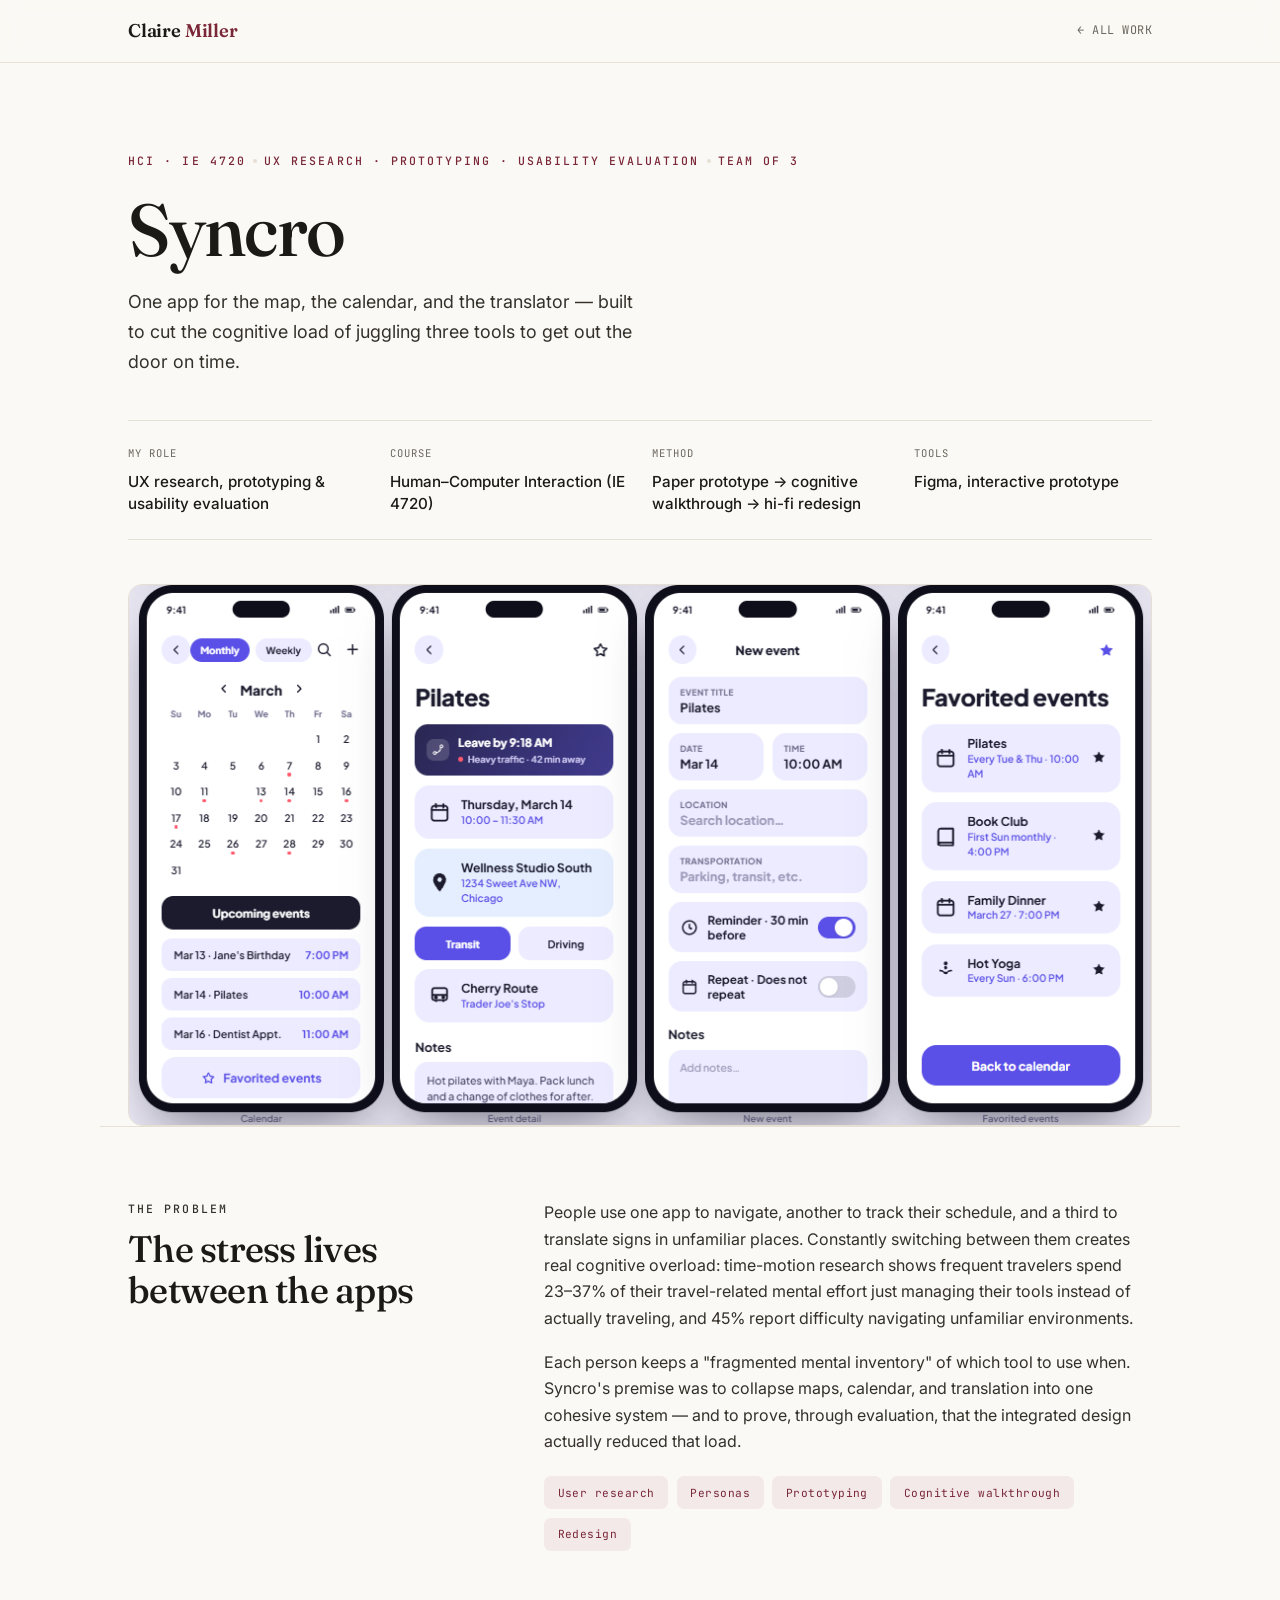
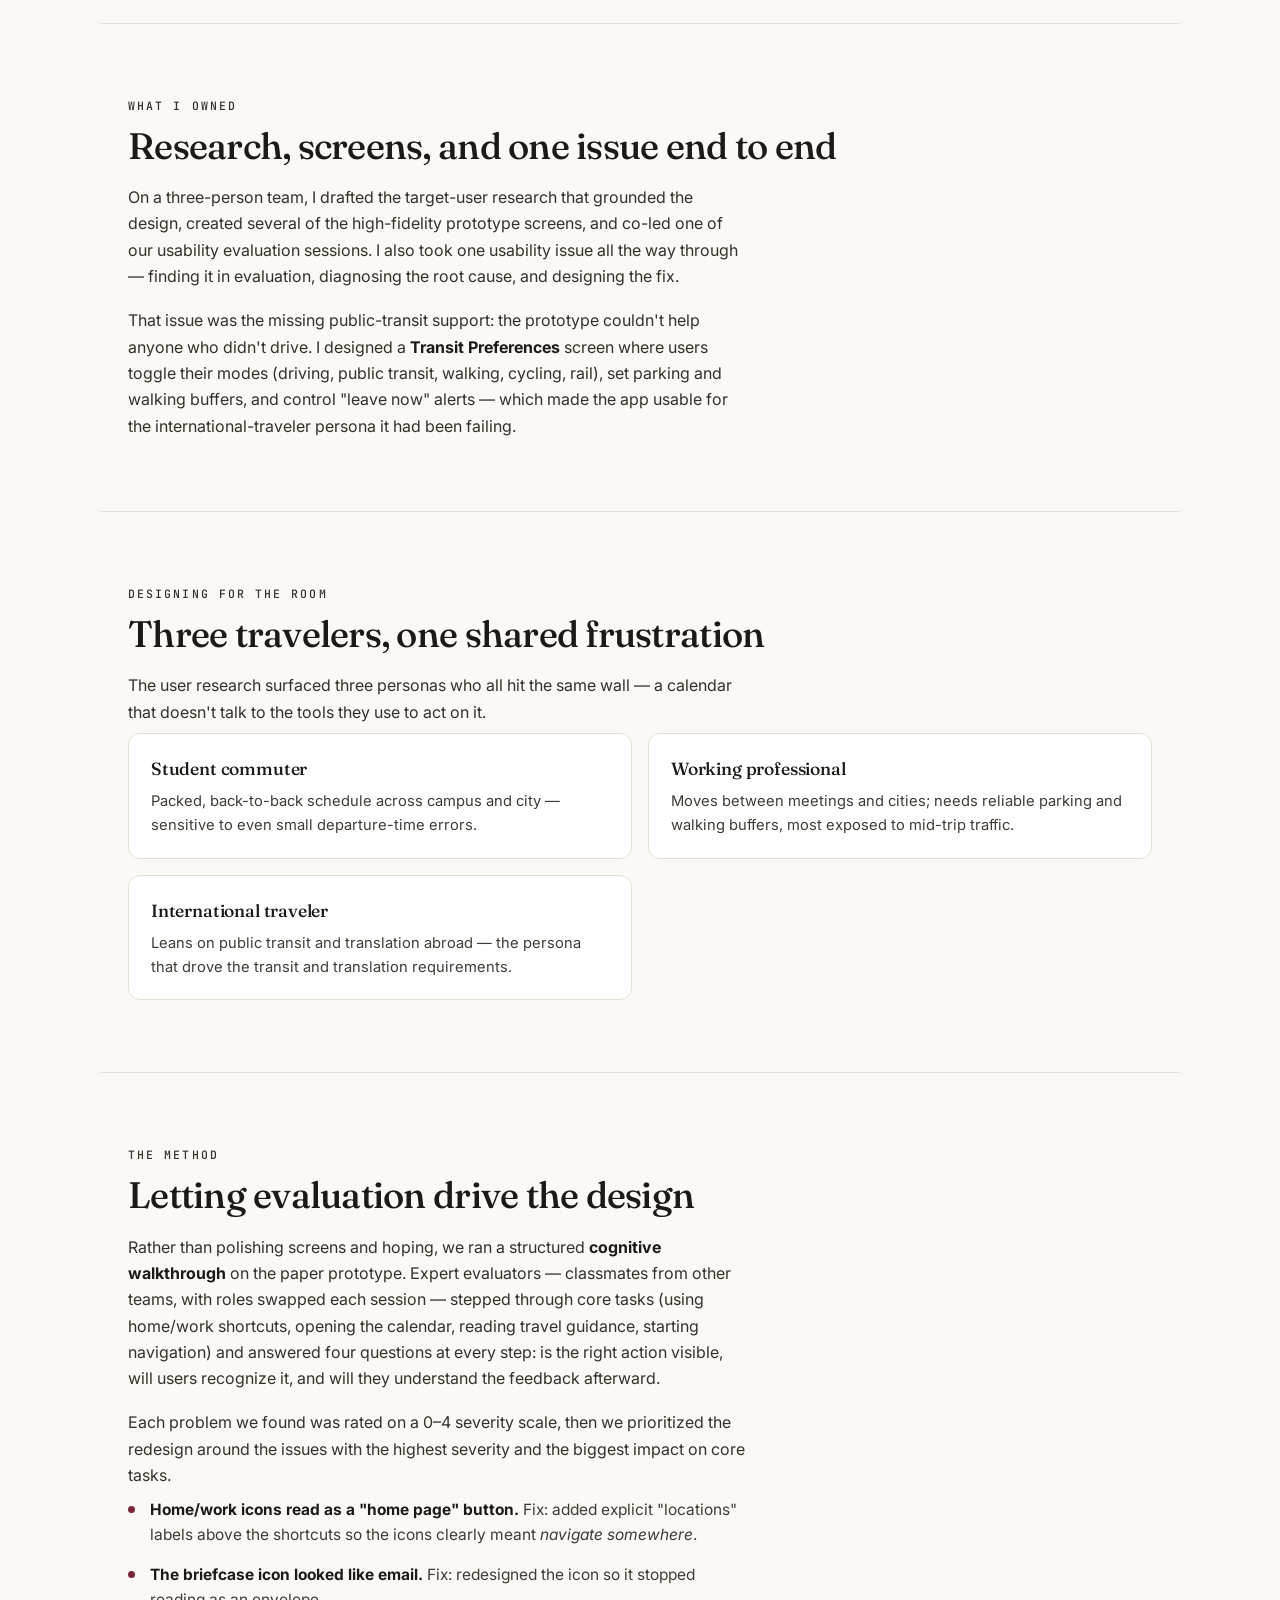
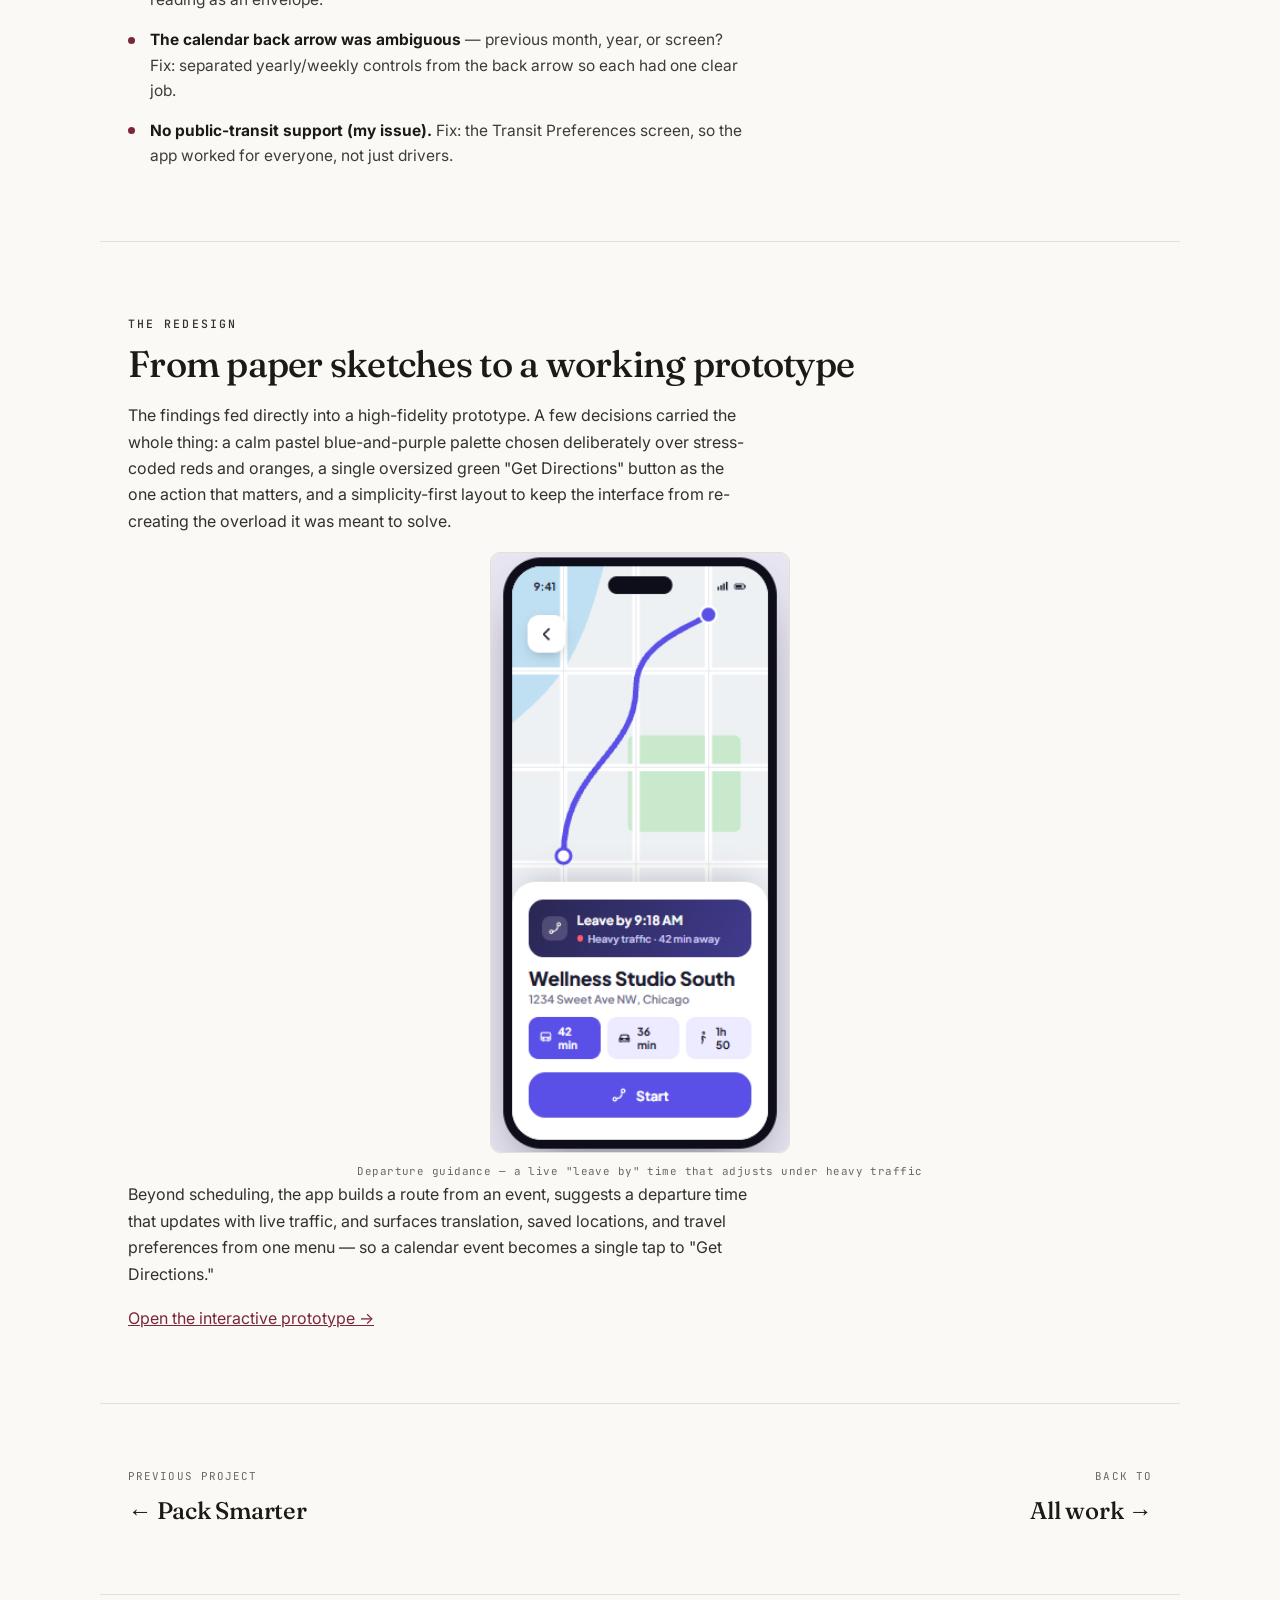
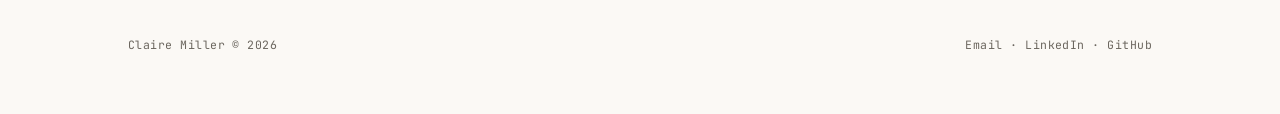
<file: projects/syncro.html>
<!DOCTYPE html>
<html lang="en">
<head>
<meta charset="UTF-8">
<meta name="viewport" content="width=device-width, initial-scale=1.0">
<title>Syncro — Case Study · Claire Miller</title>
<meta name="description" content="Syncro — an HCI project that merges maps, calendar, and translation into one app to cut the cognitive load of travel. Claire Miller: user research, prototyping, usability evaluation.">
<link rel="preconnect" href="https://fonts.googleapis.com">
<link rel="preconnect" href="https://fonts.gstatic.com" crossorigin>
<link href="https://fonts.googleapis.com/css2?family=Fraunces:opsz,wght@9..144,400;9..144,500;9..144,600&family=Inter:wght@400;500;600&family=JetBrains+Mono:wght@400;500&display=swap" rel="stylesheet">
<link rel="stylesheet" href="case-study.css">
</head>
<body>

<header class="cs-head">
  <div class="inner">
    <a class="wordmark" href="../index.html">Claire <span>Miller</span></a>
    <a class="back" href="../index.html#work">&larr; All work</a>
  </div>
</header>

<section class="cs-hero">
  <div class="eyebrow">
    <span>HCI · IE 4720</span><span class="sep"></span>
    <span>UX Research · Prototyping · Usability Evaluation</span><span class="sep"></span>
    <span>Team of 3</span>
  </div>
  <h1>Syncro</h1>
  <p class="lead">One app for the map, the calendar, and the translator — built to cut the cognitive load of juggling three tools to get out the door on time.</p>

  <dl class="meta">
    <div><dt>My role</dt><dd>UX research, prototyping &amp; usability evaluation</dd></div>
    <div><dt>Course</dt><dd>Human–Computer Interaction (IE 4720)</dd></div>
    <div><dt>Method</dt><dd>Paper prototype → cognitive walkthrough → hi-fi redesign</dd></div>
    <div><dt>Tools</dt><dd>Figma, interactive prototype</dd></div>
  </dl>
</section>

<div class="cover reveal">
  <img src="../images/syncro-screens.png" alt="Syncro — calendar, event, creation, and favorited-events screens">
</div>

<section class="block split reveal">
  <div><p class="eyebrow">The problem</p><h2>The stress lives between the apps</h2></div>
  <div>
    <p>People use one app to navigate, another to track their schedule, and a third to translate signs in unfamiliar places. Constantly switching between them creates real cognitive overload: time-motion research shows frequent travelers spend 23–37% of their travel-related mental effort just managing their tools instead of actually traveling, and 45% report difficulty navigating unfamiliar environments.</p>
    <p>Each person keeps a "fragmented mental inventory" of which tool to use when. Syncro's premise was to collapse maps, calendar, and translation into one cohesive system — and to prove, through evaluation, that the integrated design actually reduced that load.</p>
    <div class="roles">
      <span>User research</span><span>Personas</span><span>Prototyping</span>
      <span>Cognitive walkthrough</span><span>Redesign</span>
    </div>
  </div>
</section>

<section class="block reveal">
  <p class="eyebrow">What I owned</p>
  <h2>Research, screens, and one issue end to end</h2>
  <p>On a three-person team, I drafted the target-user research that grounded the design, created several of the high-fidelity prototype screens, and co-led one of our usability evaluation sessions. I also took one usability issue all the way through — finding it in evaluation, diagnosing the root cause, and designing the fix.</p>
  <p>That issue was the missing public-transit support: the prototype couldn't help anyone who didn't drive. I designed a <strong>Transit Preferences</strong> screen where users toggle their modes (driving, public transit, walking, cycling, rail), set parking and walking buffers, and control "leave now" alerts — which made the app usable for the international-traveler persona it had been failing.</p>
</section>

<section class="block reveal">
  <p class="eyebrow">Designing for the room</p>
  <h2>Three travelers, one shared frustration</h2>
  <p>The user research surfaced three personas who all hit the same wall — a calendar that doesn't talk to the tools they use to act on it.</p>
  <div class="roles-grid">
    <div class="role-card"><h4>Student commuter</h4><p>Packed, back-to-back schedule across campus and city — sensitive to even small departure-time errors.</p></div>
    <div class="role-card"><h4>Working professional</h4><p>Moves between meetings and cities; needs reliable parking and walking buffers, most exposed to mid-trip traffic.</p></div>
    <div class="role-card"><h4>International traveler</h4><p>Leans on public transit and translation abroad — the persona that drove the transit and translation requirements.</p></div>
  </div>
</section>

<section class="block reveal">
  <p class="eyebrow">The method</p>
  <h2>Letting evaluation drive the design</h2>
  <p>Rather than polishing screens and hoping, we ran a structured <strong>cognitive walkthrough</strong> on the paper prototype. Expert evaluators — classmates from other teams, with roles swapped each session — stepped through core tasks (using home/work shortcuts, opening the calendar, reading travel guidance, starting navigation) and answered four questions at every step: is the right action visible, will users recognize it, and will they understand the feedback afterward.</p>
  <p>Each problem we found was rated on a 0–4 severity scale, then we prioritized the redesign around the issues with the highest severity and the biggest impact on core tasks.</p>
  <ul class="takeaways">
    <li><strong>Home/work icons read as a "home page" button.</strong> Fix: added explicit "locations" labels above the shortcuts so the icons clearly meant <em>navigate somewhere</em>.</li>
    <li><strong>The briefcase icon looked like email.</strong> Fix: redesigned the icon so it stopped reading as an envelope.</li>
    <li><strong>The calendar back arrow was ambiguous</strong> — previous month, year, or screen? Fix: separated yearly/weekly controls from the back arrow so each had one clear job.</li>
    <li><strong>No public-transit support (my issue).</strong> Fix: the Transit Preferences screen, so the app worked for everyone, not just drivers.</li>
  </ul>
</section>

<section class="block reveal">
  <p class="eyebrow">The redesign</p>
  <h2>From paper sketches to a working prototype</h2>
  <p>The findings fed directly into a high-fidelity prototype. A few decisions carried the whole thing: a calm pastel blue-and-purple palette chosen deliberately over stress-coded reds and oranges, a single oversized green "Get Directions" button as the one action that matters, and a simplicity-first layout to keep the interface from re-creating the overload it was meant to solve.</p>
  <figure class="fig phone">
    <img src="../images/syncro-navigation.png" alt="Syncro navigation screen showing a leave-by time and heavy-traffic warning">
    <figcaption>Departure guidance — a live "leave by" time that adjusts under heavy traffic</figcaption>
  </figure>
  <p>Beyond scheduling, the app builds a route from an event, suggests a departure time that updates with live traffic, and surfaces translation, saved locations, and travel preferences from one menu — so a calendar event becomes a single tap to "Get Directions."</p>
  <p><a class="back" style="color:var(--accent)" href="syncro-prototype.html">Open the interactive prototype &rarr;</a></p>
</section>

<nav class="pager">
  <a class="prev" href="pack-smarter.html"><small>Previous project</small>&larr; Pack Smarter</a>
  <a class="next" href="../index.html#work"><small>Back to</small>All work &rarr;</a>
</nav>

<footer class="cs-foot">
  <span>Claire Miller © 2026</span>
  <span>
    <a href="mailto:clairemiller064@gmail.com">Email</a> ·
    <a href="https://linkedin.com/in/clairemiller03">LinkedIn</a> ·
    <a href="https://github.com/clairem03">GitHub</a>
  </span>
</footer>

<script>
  const reduce = matchMedia('(prefers-reduced-motion: reduce)').matches;
  if(!reduce && 'IntersectionObserver' in window){
    const io = new IntersectionObserver((es)=>es.forEach(e=>{if(e.isIntersecting){e.target.classList.add('is-visible');io.unobserve(e.target)}}),{threshold:.12});
    document.querySelectorAll('.reveal').forEach(el=>io.observe(el));
  } else { document.querySelectorAll('.reveal').forEach(el=>el.classList.add('is-visible')); }
</script>
</body>
</html>
</file>
<file: projects/case-study.css>
/* =========================================================
   case-study.css — shared styles for project case studies
   Matches the main portfolio: Fraunces / Inter / JetBrains Mono,
   warm paper + wine accent. Retune everything from :root.
   ========================================================= */
:root{
  --paper:#FBF9F5;
  --paper-2:#F2EDE3;
  --ink:#1C1A17;
  --slate:#6B665E;
  --line:#E5DFD4;
  --accent:#7A2738;
  --accent-tint:rgba(122,39,56,.07);
  --display:'Fraunces',Georgia,serif;
  --body:'Inter',system-ui,sans-serif;
  --mono:'JetBrains Mono',ui-monospace,monospace;
  --maxw:1080px;
}

*{margin:0;padding:0;box-sizing:border-box}
html{scroll-behavior:smooth;scroll-padding-top:84px}
body{
  font-family:var(--body);
  background:var(--paper);
  color:var(--ink);
  line-height:1.65;
  -webkit-font-smoothing:antialiased;
}
a{color:inherit}
img{display:block;max-width:100%}
::selection{background:var(--accent);color:#fff}

.eyebrow{
  font-family:var(--mono);
  font-size:.72rem;letter-spacing:.18em;text-transform:uppercase;
  color:var(--accent);font-weight:500;
}
.num{color:var(--accent)}

/* ---------- header ---------- */
.cs-head{
  position:sticky;top:0;z-index:50;
  background:rgba(251,249,245,.82);
  backdrop-filter:blur(10px);
  border-bottom:1px solid var(--line);
}
.cs-head .inner{
  max-width:var(--maxw);margin:0 auto;
  display:flex;align-items:center;justify-content:space-between;
  padding:16px 28px;
}
.cs-head .wordmark{font-family:var(--display);font-size:1.15rem;font-weight:600;letter-spacing:-.01em;text-decoration:none}
.cs-head .wordmark span{color:var(--accent)}
.cs-head .back{
  font-family:var(--mono);font-size:.74rem;letter-spacing:.04em;text-transform:uppercase;
  color:var(--slate);text-decoration:none;transition:color .2s;
}
.cs-head .back:hover{color:var(--ink)}

/* ---------- hero ---------- */
.cs-hero{max-width:var(--maxw);margin:0 auto;padding:88px 28px 0}
.cs-hero .eyebrow{display:flex;gap:1ch;flex-wrap:wrap;align-items:center;margin-bottom:22px}
.cs-hero .eyebrow .sep{width:4px;height:4px;border-radius:50%;background:var(--line)}
.cs-hero h1{
  font-family:var(--display);font-weight:500;
  font-size:clamp(2.7rem,7vw,4.6rem);line-height:1.02;letter-spacing:-.025em;margin-bottom:20px;
}
.cs-hero h1 em{font-style:italic;color:var(--accent)}
.cs-hero .lead{font-size:1.12rem;max-width:46ch;color:#34302a}

/* meta strip */
.meta{
  display:grid;grid-template-columns:repeat(4,1fr);gap:1.5rem;
  border-top:1px solid var(--line);border-bottom:1px solid var(--line);
  padding:24px 0;margin-top:44px;
}
.meta dt{font-family:var(--mono);font-size:.66rem;letter-spacing:.1em;text-transform:uppercase;color:var(--slate);margin-bottom:8px}
.meta dd{font-weight:500;font-size:.95rem;line-height:1.45}
@media(max-width:680px){.meta{grid-template-columns:repeat(2,1fr);gap:1.4rem 1.5rem}}

/* cover */
.cover{max-width:var(--maxw);margin:44px auto 0;padding:0 28px}
.cover img{width:100%;border:1px solid var(--line);border-radius:14px;background:#fff}

/* ---------- sections ---------- */
.block{max-width:var(--maxw);margin:0 auto;padding:72px 28px;border-top:1px solid var(--line)}
.block:first-of-type{border-top:none}
.block h2{
  font-family:var(--display);font-weight:500;
  font-size:clamp(1.6rem,3.6vw,2.3rem);letter-spacing:-.02em;line-height:1.12;margin:10px 0 18px;
}
.block p{max-width:62ch;color:#34302a}
.block p + p{margin-top:1.1rem}
.block strong,.block em b{color:var(--ink)}

.split{display:grid;grid-template-columns:.75fr 1.25fr;gap:clamp(1.5rem,4vw,3.5rem);align-items:start}
.split h2{margin-top:10px}
@media(max-width:760px){.split{grid-template-columns:1fr;gap:1.2rem}}

/* role chips */
.roles{display:flex;flex-wrap:wrap;gap:.55rem;margin-top:22px}
.roles span{
  font-family:var(--mono);font-size:.7rem;letter-spacing:.04em;color:var(--accent);
  background:var(--accent-tint);border-radius:7px;padding:.45rem .85rem;
}

/* process steps */
.step{display:grid;grid-template-columns:auto 1fr;gap:clamp(1rem,3vw,2.4rem);padding:30px 0;border-top:1px dashed var(--line)}
.step:first-of-type{border-top:none;padding-top:6px}
.step .n{font-family:var(--display);font-weight:500;font-size:clamp(1.7rem,4vw,2.4rem);color:var(--accent);line-height:1;letter-spacing:-.02em}
.step h3{font-family:var(--display);font-weight:500;font-size:1.25rem;margin-bottom:8px;letter-spacing:-.01em}
.step p{color:#403b34;font-size:.97rem;max-width:60ch}

/* image placeholder — matches the card hatch on the homepage */
.shot{
  margin-top:16px;border:1px solid var(--line);border-radius:10px;
  background:repeating-linear-gradient(45deg,var(--paper-2),var(--paper-2) 11px,#ece6da 11px,#ece6da 22px);
  aspect-ratio:16/9;display:flex;align-items:center;justify-content:center;text-align:center;padding:1rem;
}
.shot span{
  font-family:var(--mono);font-size:.72rem;letter-spacing:.04em;color:var(--slate);max-width:36ch;
  background:var(--paper);padding:8px 14px;border-radius:6px;border:1px solid var(--line);
}

/* embedded figures */
.fig{margin-top:18px}
.fig img{width:100%;border:1px solid var(--line);border-radius:10px;background:#fff;display:block}
.fig figcaption{font-family:var(--mono);font-size:.68rem;letter-spacing:.04em;color:var(--slate);margin-top:10px}
.fig.phone img{max-width:300px;margin:0 auto}
.fig.phone figcaption{text-align:center}

/* gallery */
.gallery{display:grid;grid-template-columns:repeat(2,1fr);gap:1.4rem;margin-top:6px;align-items:start}
.gallery .fig{margin-top:0}
@media(max-width:640px){.gallery{grid-template-columns:1fr}}

/* user-role grid */
.roles-grid{display:grid;grid-template-columns:repeat(2,1fr);gap:1rem;margin-top:8px}
.role-card{border:1px solid var(--line);border-radius:12px;padding:20px 22px;background:#fff}
.role-card h4{font-family:var(--display);font-weight:500;font-size:1.1rem;margin-bottom:6px;letter-spacing:-.01em}
.role-card p{font-size:.92rem;color:#403b34;max-width:none}
@media(max-width:640px){.roles-grid{grid-template-columns:1fr}}

/* inline stack chips */
.stack{display:flex;flex-wrap:wrap;gap:.5rem;margin-top:18px}
.stack span{font-family:var(--mono);font-size:.7rem;color:var(--slate);border:1px solid var(--line);border-radius:7px;padding:.4rem .8rem}

/* takeaways */
.takeaways{list-style:none;display:grid;gap:14px;margin-top:8px;max-width:62ch}
.takeaways li{position:relative;padding-left:22px;color:#403b34;font-size:.97rem}
.takeaways li::before{content:"";position:absolute;left:0;top:.62em;width:7px;height:7px;border-radius:50%;background:var(--accent)}

/* pager */
.pager{max-width:var(--maxw);margin:0 auto;padding:64px 28px;border-top:1px solid var(--line);
  display:flex;justify-content:space-between;gap:1.5rem;flex-wrap:wrap}
.pager a{text-decoration:none;display:inline-flex;flex-direction:column;gap:5px;
  font-family:var(--display);font-weight:500;font-size:clamp(1.2rem,2.6vw,1.5rem);letter-spacing:-.01em;transition:color .2s}
.pager a small{font-family:var(--mono);font-weight:400;font-size:.68rem;letter-spacing:.1em;text-transform:uppercase;color:var(--slate)}
.pager a:hover{color:var(--accent)}
.pager .next{text-align:right;margin-left:auto}

/* footer */
.cs-foot{max-width:var(--maxw);margin:0 auto;padding:40px 28px 60px;border-top:1px solid var(--line);
  display:flex;justify-content:space-between;align-items:center;flex-wrap:wrap;gap:12px;
  font-family:var(--mono);font-size:.72rem;letter-spacing:.04em;color:var(--slate)}
.cs-foot a{text-decoration:none;transition:color .2s}
.cs-foot a:hover{color:var(--accent)}

/* reveal + a11y */
.reveal{opacity:0;transform:translateY(16px);transition:opacity .7s ease,transform .7s ease}
.reveal.is-visible{opacity:1;transform:none}
a:focus-visible,button:focus-visible{outline:2px solid var(--accent);outline-offset:3px;border-radius:4px}

@media(prefers-reduced-motion:reduce){
  html{scroll-behavior:auto}
  .reveal{opacity:1;transform:none;transition:none}
  *{animation:none!important}
}
@media(max-width:820px){
  .cs-hero{padding-top:56px}
  .block{padding:60px 28px}
}
</file>
